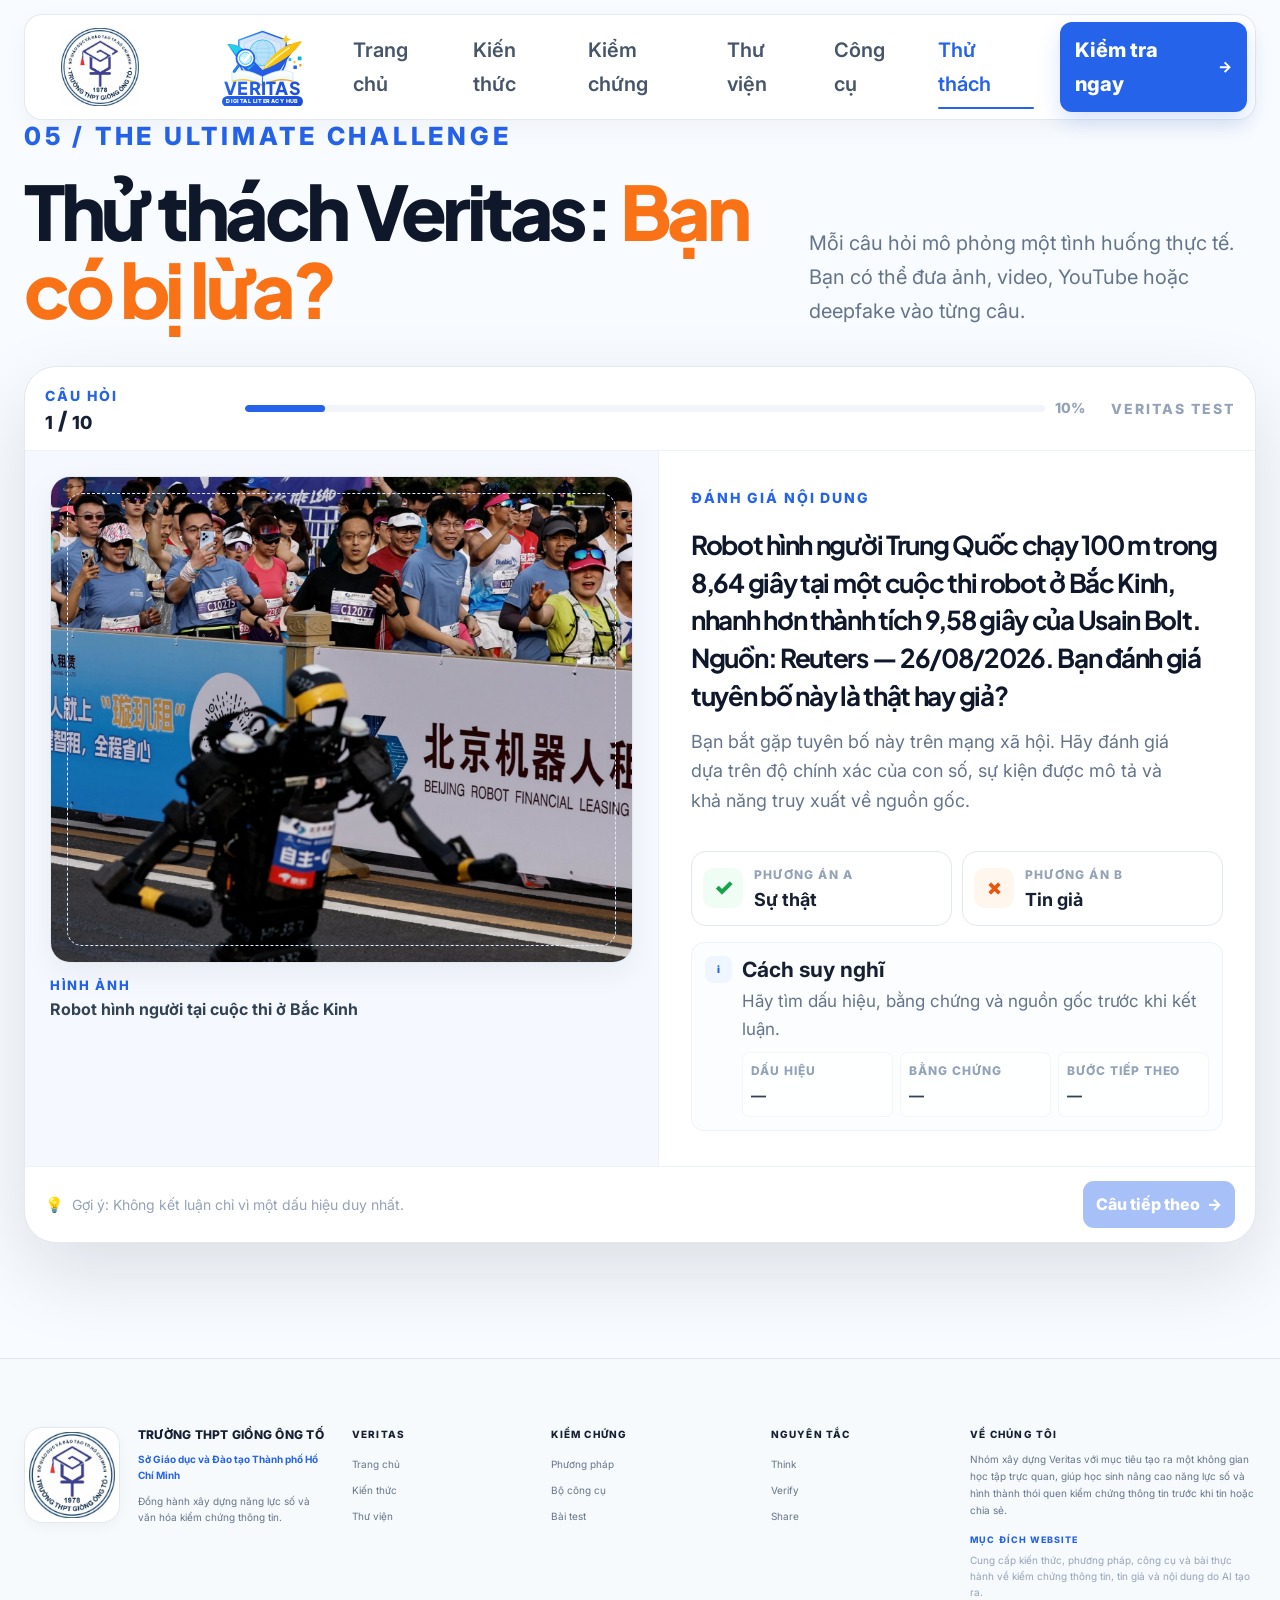
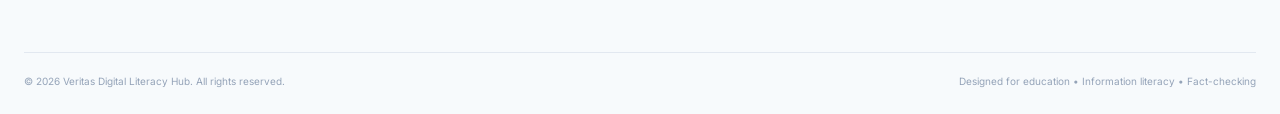
<file: challenge.html>
<!DOCTYPE html>
<html lang="vi">

<head>

    <meta charset="UTF-8">

    <meta
        name="viewport"
        content="width=device-width, initial-scale=1.0"
    >

    <title>
        Veritas | Thử thách
    </title>

    <meta
        name="description"
        content="Thử thách Veritas - luyện tập kỹ năng kiểm chứng thông tin."
    >

    <meta
        name="theme-color"
        content="#ffffff"
    >

    <link
        rel="preconnect"
        href="https://fonts.googleapis.com"
    >

    <link
        rel="preconnect"
        href="https://fonts.gstatic.com"
        crossorigin
    >

    <link
        href="https://fonts.googleapis.com/css2?family=Inter:wght@400;500;600;700;800&family=Plus+Jakarta+Sans:wght@500;600;700;800&display=swap"
        rel="stylesheet"
    >

    <link
        rel="stylesheet"
        href="style.css"
    >

</head>

<body>

<!-- =====================================================
     HEADER
===================================================== -->

<header class="site-header" id="siteHeader">

    <div class="container navbar">

        <div
            class="brand-header-container"
            style="display: flex; align-items: center; gap: 16px;"
        >

            <!-- Logo Trường THPT Giồng Ông Tố -->

            <div
                class="brand-logo"
                style="display: flex; align-items: center;"
            >

                <img
                    src="assets/logo.png"
                    alt="Logo Trường THPT Giồng Ông Tố"
                    style="height: 78px; width: 130px; object-fit: contain;"
                >

            </div>


            <!-- Vạch phân cách -->

            <div
                class="brand-divider"
                style="width: 1px; height: 28px; background-color: rgba(255, 255, 255, 0.25);"
            ></div>


            <!-- LOGO VERITAS -->

           <svg
    class="veritas-logo-svg"
    width="130"
    height="78"
    viewBox="0 0 420 270"
    fill="none"
    xmlns="http://www.w3.org/2000/svg"
    role="img"
    aria-label="Veritas Digital Literacy Hub"
>

    <defs>

        <!-- BLUE -->
        <linearGradient
            id="vBlue"
            x1="80"
            y1="30"
            x2="340"
            y2="230"
            gradientUnits="userSpaceOnUse"
        >
            <stop offset="0" stop-color="#38BDF8"/>
            <stop offset="0.35" stop-color="#2563EB"/>
            <stop offset="1" stop-color="#1D4ED8"/>
        </linearGradient>

        <!-- GOLD -->
        <linearGradient
            id="vGold"
            x1="160"
            y1="50"
            x2="300"
            y2="190"
            gradientUnits="userSpaceOnUse"
        >
            <stop offset="0" stop-color="#FDE047"/>
            <stop offset="0.45" stop-color="#FACC15"/>
            <stop offset="1" stop-color="#F59E0B"/>
        </linearGradient>

        <!-- CYAN -->
        <linearGradient
            id="vCyan"
            x1="100"
            y1="40"
            x2="340"
            y2="120"
            gradientUnits="userSpaceOnUse"
        >
            <stop offset="0" stop-color="#22D3EE"/>
            <stop offset="1" stop-color="#06B6D4"/>
        </linearGradient>

        <!-- WHITE -->
        <linearGradient
            id="vBook"
            x1="0"
            y1="0"
            x2="0"
            y2="1"
        >
            <stop offset="0" stop-color="#FFFFFF"/>
            <stop offset="1" stop-color="#E0F2FE"/>
        </linearGradient>

        <!-- SHADOW -->
        <filter
            id="logoShadow"
            x="-40%"
            y="-40%"
            width="180%"
            height="180%"
        >
            <feDropShadow
                dx="0"
                dy="5"
                stdDeviation="5"
                flood-color="#2563EB"
                flood-opacity=".20"
            />
        </filter>

    </defs>


    <!-- =================================================
         SHIELD
    ================================================== -->

    <path
        d="
            M210 12
            L292 42
            V102
            C292 145 264 175 210 197
            C156 175 128 145 128 102
            V42
            L210 12
            Z
        "
        fill="url(#vBlue)"
        fill-opacity=".13"
        stroke="url(#vBlue)"
        stroke-width="5"
        stroke-linejoin="round"
        filter="url(#logoShadow)"
    />


    <!-- INNER SHIELD -->

    <path
        d="
            M210 29
            L274 52
            V99
            C274 132 252 157 210 177
            C168 157 146 132 146 99
            V52
            L210 29
            Z
        "
        fill="none"
        stroke="#93C5FD"
        stroke-width="2"
        opacity=".75"
    />


    <!-- =================================================
         GLOBE
    ================================================== -->

    <circle
        cx="210"
        cy="86"
        r="45"
        fill="url(#vCyan)"
        fill-opacity=".18"
        stroke="#38BDF8"
        stroke-width="3"
    />


    <!-- Globe longitude -->

    <path
        d="
            M210 41
            C194 52 187 68 187 86
            C187 104 194 120 210 131
            C226 120 233 104 233 86
            C233 68 226 52 210 41
        "
        stroke="#7DD3FC"
        stroke-width="2"
        fill="none"
    />


    <!-- Globe latitude -->

    <path
        d="M167 86H253"
        stroke="#7DD3FC"
        stroke-width="2"
    />

    <path
        d="
            M173 67
            C194 73 226 73 247 67
        "
        stroke="#7DD3FC"
        stroke-width="1.5"
        fill="none"
    />

    <path
        d="
            M173 105
            C194 99 226 99 247 105
        "
        stroke="#7DD3FC"
        stroke-width="1.5"
        fill="none"
    />


    <!-- =================================================
         LARGE V
    ================================================== -->

    <path
        d="
            M88 55
            C108 55 123 58 139 70
            L210 145
            L282 69
            C296 56 313 54 332 55
            L257 166
            C245 183 229 193 210 201
            C191 193 175 183 163 166
            Z
        "
        fill="url(#vBlue)"
    />


    <!-- Cyan left ribbon -->

    <path
        d="
            M91 57
            C109 57 125 61 139 72
            L181 126
            L162 145
            Z
        "
        fill="url(#vCyan)"
    />


    <!-- =================================================
         GOLD PAGE / FEATHER
    ================================================== -->

    <path
        d="
            M210 145
            C227 118 249 87 284 67
            C306 54 329 48 347 45
            C333 67 312 90 289 105
            C266 121 240 135 210 145
            Z
        "
        fill="url(#vGold)"
    />


    <path
        d="
            M220 135
            C241 115 264 96 302 69
        "
        stroke="#FFF7AE"
        stroke-width="5"
        stroke-linecap="round"
        opacity=".9"
    />


    <!-- =================================================
         OPEN BOOK
    ================================================== -->

    <path
        d="
            M104 155
            C132 143 160 144 210 169
            C260 144 288 143 316 155
            L316 188
            C281 176 254 179 210 201
            C166 179 139 176 104 188
            Z
        "
        fill="url(#vBook)"
        stroke="#BFDBFE"
        stroke-width="2"
    />


    <!-- Book center -->

    <path
        d="M210 169V201"
        stroke="#2563EB"
        stroke-width="3"
        stroke-linecap="round"
    />


    <!-- Gold book trim -->

    <path
        d="
            M107 184
            C140 174 168 178 210 198
            C252 178 280 174 313 184
        "
        stroke="url(#vGold)"
        stroke-width="4"
        stroke-linecap="round"
    />


    <!-- =================================================
         MAGNIFYING GLASS
    ================================================== -->

    <circle
        cx="151"
        cy="105"
        r="31"
        fill="#FFFFFF"
        fill-opacity=".95"
        stroke="#2563EB"
        stroke-width="6"
        filter="url(#logoShadow)"
    />

    <circle
        cx="151"
        cy="105"
        r="21"
        fill="url(#vCyan)"
        fill-opacity=".20"
        stroke="#38BDF8"
        stroke-width="3"
    />


    <!-- Check -->

    <path
        d="
            M138 105
            L147 115
            L167 91
        "
        stroke="#FFFFFF"
        stroke-width="8"
        stroke-linecap="round"
        stroke-linejoin="round"
    />


    <!-- Magnifying glass handle -->

    <path
        d="
            M128 129
            L112 150
        "
        stroke="#2563EB"
        stroke-width="10"
        stroke-linecap="round"
    />


    <path
        d="
            M126 131
            L112 149
        "
        stroke="#0EA5E9"
        stroke-width="4"
        stroke-linecap="round"
    />


    <!-- =================================================
         PIXELS
    ================================================== -->

    <rect
        x="300"
        y="104"
        width="10"
        height="10"
        rx="2"
        fill="#38BDF8"
    />

    <rect
        x="317"
        y="114"
        width="8"
        height="8"
        rx="2"
        fill="#FACC15"
    />

    <rect
        x="332"
        y="99"
        width="13"
        height="13"
        rx="2"
        fill="#06B6D4"
    />

    <rect
        x="317"
        y="130"
        width="12"
        height="12"
        rx="2"
        fill="#2563EB"
    />

    <rect
        x="337"
        y="125"
        width="8"
        height="8"
        rx="2"
        fill="#F59E0B"
    />


    <!-- =================================================
         STAR
    ================================================== -->

    <path
        d="
            M291 23
            L296 35
            L308 40
            L296 45
            L291 57
            L286 45
            L274 40
            L286 35
            Z
        "
        fill="#FACC15"
    />


    <!-- =================================================
         VERITAS WORDMARK
    ================================================== -->

    <text
        x="210"
        y="232"
        text-anchor="middle"
        fill="url(#vBlue)"
        font-family="Plus Jakarta Sans, Inter, sans-serif"
        font-size="62"
        font-weight="800"
        letter-spacing="1"
    >
        VERITAS
    </text>


    <!-- =================================================
          Digital LITERACY HUB
    ================================================== -->
<rect 
    x="70" 
    y="235" 
    width="280" 
    height="38" 
    rx="19" 
    fill="url(#vBlue)" 
/>

<text 
    x="210" 
    y="260" 
    text-anchor="middle" 
    fill="#FFFFFF" 
    font-family="Inter, sans-serif" 
    font-size="19" 
    font-weight="800" 
    letter-spacing="1.5"
>
    DIGITAL LITERACY HUB
</text>

</svg>

        </div>


        <nav class="main-nav">

            <a
                class="nav-link"
                href="index.html"
            >
                Trang chủ
            </a>

            <a
                class="nav-link"
                href="knowledge.html"
            >
                Kiến thức
            </a>

            <a
                class="nav-link"
                href="verify.html"
            >
                Kiểm chứng
            </a>

            <a
                class="nav-link"
                href="library.html"
            >
                Thư viện
            </a>

            <a
                class="nav-link"
                href="tools.html"
            >
                Công cụ
            </a>

            <a
                class="nav-link active"
                href="challenge.html"
            >
                Thử thách
            </a>

        </nav>


        <a
            class="header-cta"
            href="challenge.html"
        >
            Kiểm tra ngay
            <span>→</span>
        </a>


        <button
            class="mobile-toggle"
            id="mobileToggle"
            aria-label="Mở menu"
            aria-expanded="false"
        >

            <span></span>
            <span></span>
            <span></span>

        </button>

    </div>


    <nav
        class="mobile-nav"
        id="mobileNav"
    >

        <a href="index.html">
            Trang chủ
        </a>

        <a href="knowledge.html">
            Kiến thức
        </a>

        <a href="verify.html">
            Kiểm chứng
        </a>

        <a href="library.html">
            Thư viện
        </a>

        <a href="tools.html">
            Công cụ
        </a>

        <a
            class="active"
            href="challenge.html"
        >
            Thử thách
        </a>

    </nav>

</header>
<main>

<!-- =====================================================
     QUIZ / CHALLENGE
===================================================== -->

<section
    class="section challenge-section"
    id="challenge"
>

    <div class="container">

        <div class="section-heading challenge-heading">

            <div>

                <span class="section-kicker">
                    05 / THE ULTIMATE CHALLENGE
                </span>

                <h2>
                    Thử thách Veritas:
                    <span>Bạn có bị lừa?</span>
                </h2>

            </div>

            <p>
                Mỗi câu hỏi mô phỏng một tình huống
                thực tế. Bạn có thể đưa ảnh, video,
                YouTube hoặc deepfake vào từng câu.
            </p>

        </div>


        <div class="quiz-card">

            <!-- QUIZ HEADER -->

            <div class="quiz-header">

                <div class="quiz-number">

                    <span>
                        CÂU HỎI
                    </span>

                    <strong>
                        <span id="quizCurrent">
                            1
                        </span>

                        /

                        <span id="quizTotal">
                            10
                        </span>
                    </strong>

                </div>


                <div class="quiz-progress">

                    <div class="quiz-progress-track">

                        <span
                            id="quizProgress"
                            style="width: 10%"
                        ></span>

                    </div>

                    <span
                        id="quizProgressLabel"
                    >
                        10%
                    </span>

                </div>


                <span class="quiz-topic">
                    VERITAS TEST
                </span>

            </div>


            <!-- QUIZ BODY -->

            <div class="quiz-body">

                <!-- MEDIA -->

                <div class="quiz-media-box">

                    <div
                        class="quiz-media"
                        id="quizMedia"
                    >

                        <div class="media-placeholder">

                            <div class="placeholder-icon">
                                ▶
                            </div>

                            <strong>
                                KHU VỰC MEDIA
                            </strong>

                            <p>
                                Chèn ảnh, video,
                                YouTube hoặc deepfake
                                vào đây.
                            </p>

                        </div>

                    </div>


                    <div class="media-info">

                        <span id="quizMediaType">
                            HÌNH ẢNH / VIDEO
                        </span>

                        <strong id="quizMediaLabel">
                            Nội dung cần phân tích
                        </strong>

                    </div>

                </div>


                <!-- QUESTION -->

                <div class="quiz-question">

                    <span class="question-kicker">
                        ĐÁNH GIÁ NỘI DUNG
                    </span>

                    <h3 id="quizQuestion">
                        Nội dung này nên được đánh giá
                        là sự thật hay tin giả?
                    </h3>


                    <p
                        class="quiz-context"
                        id="quizContext"
                    >
                        Hãy quan sát kỹ nguồn,
                        hình ảnh, thời gian và bối cảnh.
                    </p>


                    <div class="answer-buttons">

                        <button
                            class="answer-button truth"
                            data-answer="true"
                        >

                            <span class="answer-symbol">
                                ✓
                            </span>

                            <div>

                                <small>
                                    PHƯƠNG ÁN A
                                </small>

                                <strong>
                                    Sự thật
                                </strong>

                            </div>

                        </button>


                        <button
                            class="answer-button fake"
                            data-answer="false"
                        >

                            <span class="answer-symbol">
                                ×
                            </span>

                            <div>

                                <small>
                                    PHƯƠNG ÁN B
                                </small>

                                <strong>
                                    Tin giả
                                </strong>

                            </div>

                        </button>

                    </div>


                    <!-- EXPLANATION -->

                    <div
                        class="quiz-feedback"
                        id="quizFeedback"
                    >

                        <div
                            class="feedback-icon"
                            id="feedbackIcon"
                        >
                            i
                        </div>

                        <div class="feedback-content">

                            <strong
                                id="feedbackTitle"
                            >
                                Cách suy nghĩ
                            </strong>

                            <p
                                id="feedbackText"
                            >
                                Hãy tìm bằng chứng trước
                                khi kết luận.
                            </p>

                            <div class="feedback-grid">

                                <div>

                                    <span>
                                        DẤU HIỆU
                                    </span>

                                    <strong
                                        id="feedbackSignal"
                                    >
                                        —
                                    </strong>

                                </div>

                                <div>

                                    <span>
                                        BẰNG CHỨNG
                                    </span>

                                    <strong
                                        id="feedbackEvidence"
                                    >
                                        —
                                    </strong>

                                </div>

                                <div>

                                    <span>
                                        BƯỚC TIẾP THEO
                                    </span>

                                    <strong
                                        id="feedbackNext"
                                    >
                                        —
                                    </strong>

                                </div>

                            </div>

                        </div>

                    </div>

                </div>

            </div>


            <!-- NEXT -->

            <div class="quiz-footer">

                <div class="quiz-tip">
                    <span>
                        💡
                    </span>

                    <p>
                        Gợi ý:
                        Không kết luận chỉ vì
                        một dấu hiệu duy nhất.
                    </p>
                </div>


                <button
                    class="next-question"
                    id="nextQuestion"
                >
                    Câu tiếp theo
                    <span>→</span>
                </button>

            </div>

        </div>


        <!-- RESULT -->

        <div
            class="quiz-result"
            id="quizResult"
        >

            <div class="result-score">

                <div
                    class="score-ring"
                    id="scoreRing"
                    style="--score: 0"
                >

                    <div>

                        <strong id="scorePercent">
                            0%
                        </strong>

                        <span>
                            ĐIỂM
                        </span>

                    </div>

                </div>

            </div>


            <div class="result-content">

                <span class="result-label">
                    KẾT QUẢ VERITAS
                </span>

                <h3>
                    Bạn là
                    <span id="resultBadge">
                        Tân binh Veritas
                    </span>
                </h3>

                <p id="resultDescription">
                    Hãy tiếp tục luyện tập khả năng
                    kiểm tra nguồn, bằng chứng và bối cảnh.
                </p>


                <div class="result-stats">

                    <div>

                        <span>
                            ĐÚNG
                        </span>

                        <strong
                            id="resultCorrect"
                        >
                            0/10
                        </strong>

                    </div>

                    <div>

                        <span>
                            ĐỘ CHÍNH XÁC
                        </span>

                        <strong
                            id="resultAccuracy"
                        >
                            0%
                        </strong>

                    </div>

                    <div>

                        <span>
                            CẤP ĐỘ
                        </span>

                        <strong
                            id="resultLevel"
                        >
                            Cần luyện tập
                        </strong>

                    </div>

                </div>


                <button
                    class="button primary-button"
                    id="restartQuiz"
                >
                    Làm lại bài test
                    <span>↻</span>
                </button>

            </div>

        </div>

    </div>

</section>

</main>

<!-- =====================================================
     FOOTER
===================================================== -->

<footer class="site-footer">

    <div class="container footer-main">

        <!-- TRƯỜNG -->
        <div class="footer-school">

            <div class="footer-logo">

                <img
                    src="assets/logo.png"
                    alt="Logo Trường THPT Giồng Ông Tố"
                >

            </div>

            <div class="footer-school-info">

                <strong>
                    TRƯỜNG THPT GIỒNG ÔNG TỐ
                </strong>

                <span>
                    Sở Giáo dục và Đào tạo Thành phố Hồ Chí Minh
                </span>

                <small>
                    Đồng hành xây dựng năng lực số
                    và văn hóa kiểm chứng thông tin.
                </small>

            </div>

        </div>


        <!-- VERITAS -->
        <div class="footer-column">

            <strong>
                VERITAS
            </strong>

            <a href="#home">
                Trang chủ
            </a>

            <a href="knowledge.html">
                Kiến thức
            </a>

            <a href="library.html">
                Thư viện
            </a>

        </div>


        <!-- KIỂM CHỨNG -->
        <div class="footer-column">

            <strong>
                KIỂM CHỨNG
            </strong>

            <a href="methods.html">
                Phương pháp
            </a>

            <a href="toolkit.html">
                Bộ công cụ
            </a>

            <a href="challenge.html">
                Bài test
            </a>

        </div>


        <!-- NGUYÊN TẮC -->
        <div class="footer-column">

            <strong>
                NGUYÊN TẮC
            </strong>

            <span>
                Think
            </span>

            <span>
                Verify
            </span>

            <span>
                Share
            </span>

        </div>


        <!-- VỀ CHÚNG TÔI -->
        <div class="footer-about">

            <strong>
                VỀ CHÚNG TÔI
            </strong>

            <p>
                Nhóm xây dựng Veritas với mục tiêu tạo ra
                một không gian học tập trực quan, giúp học sinh
                nâng cao năng lực số và hình thành thói quen
                kiểm chứng thông tin trước khi tin hoặc chia sẻ.
            </p>

            <small>
                MỤC ĐÍCH WEBSITE
            </small>

            <span>
                Cung cấp kiến thức, phương pháp, công cụ và
                bài thực hành về kiểm chứng thông tin, tin giả
                và nội dung do AI tạo ra.
            </span>

        </div>

    </div>


    <!-- FOOTER BOTTOM -->

    <div class="container footer-bottom">

        <span>
            © <span id="year"></span>
            Veritas Digital Literacy Hub.
            All rights reserved.
        </span>

        <span>
            Designed for education • Information literacy • Fact-checking
        </span>

    </div>

</footer>

<script src="script.js"></script>

</body>

</html>
</file>
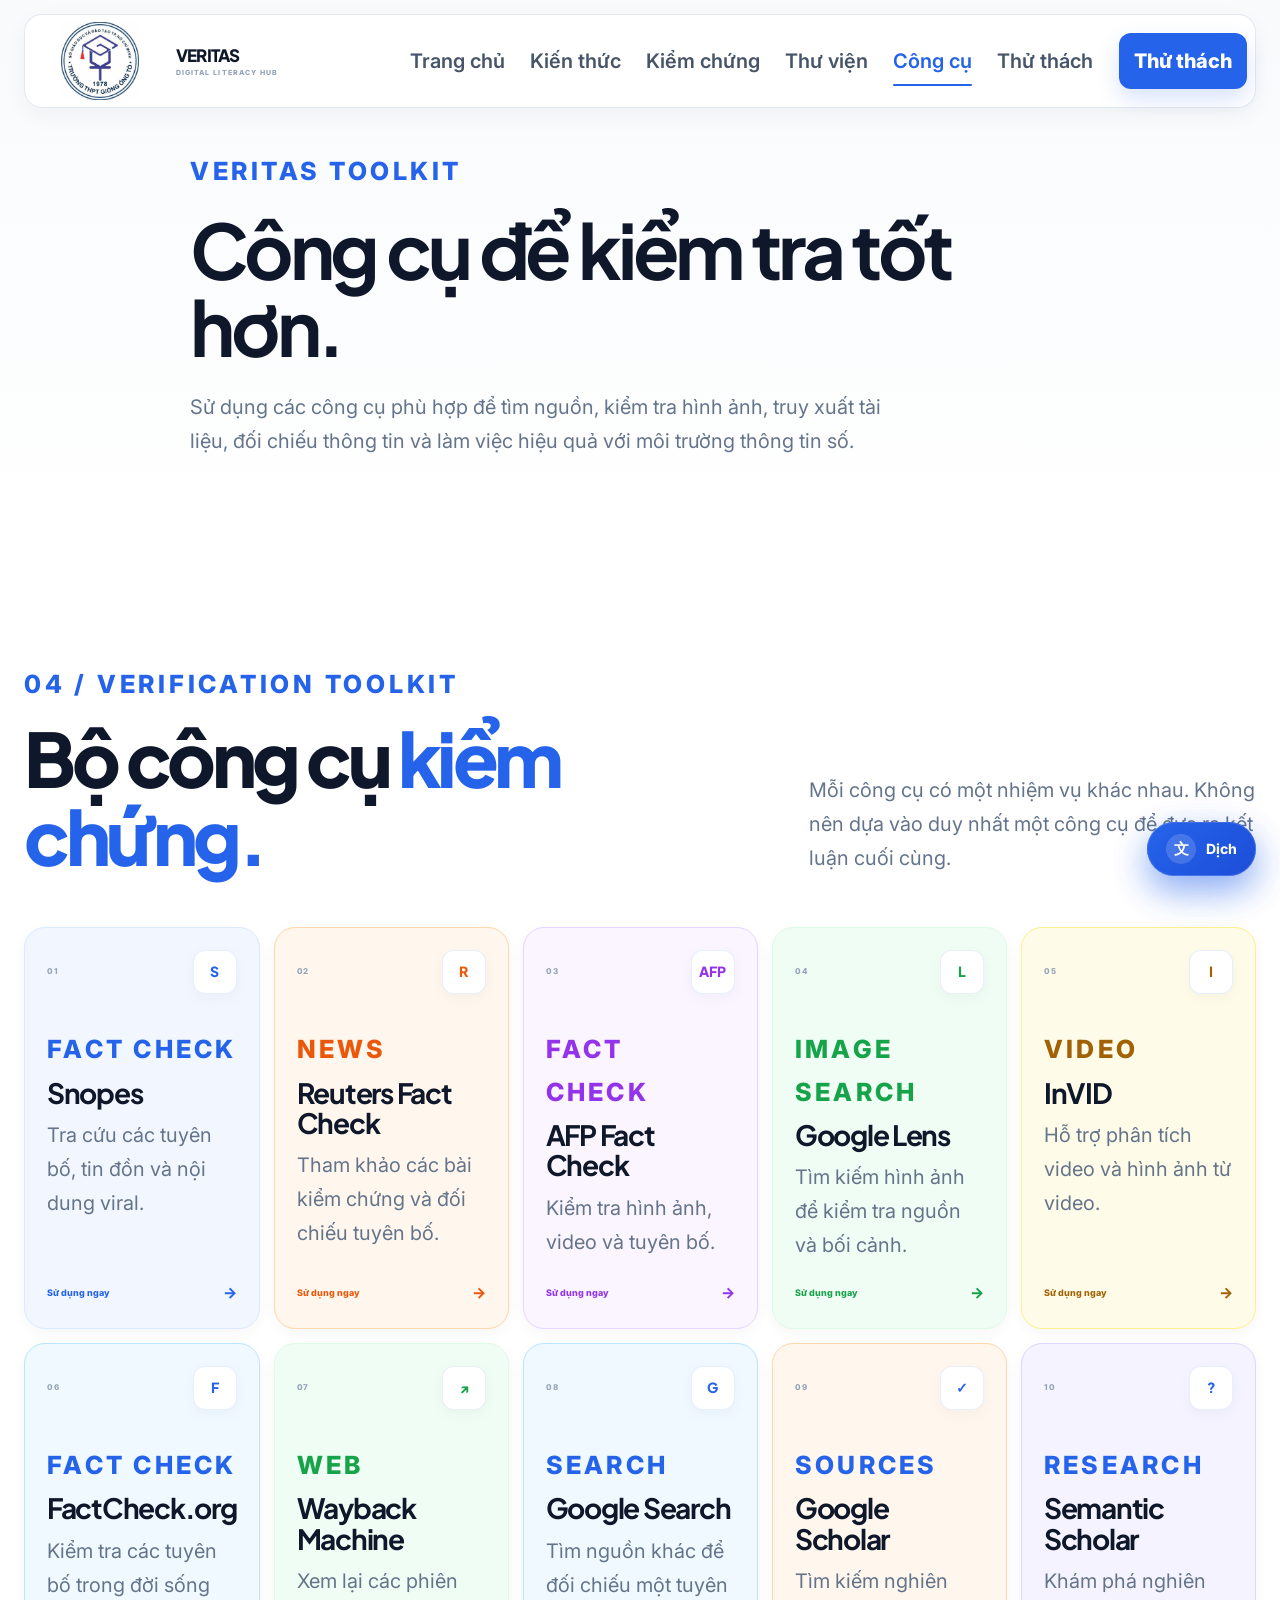
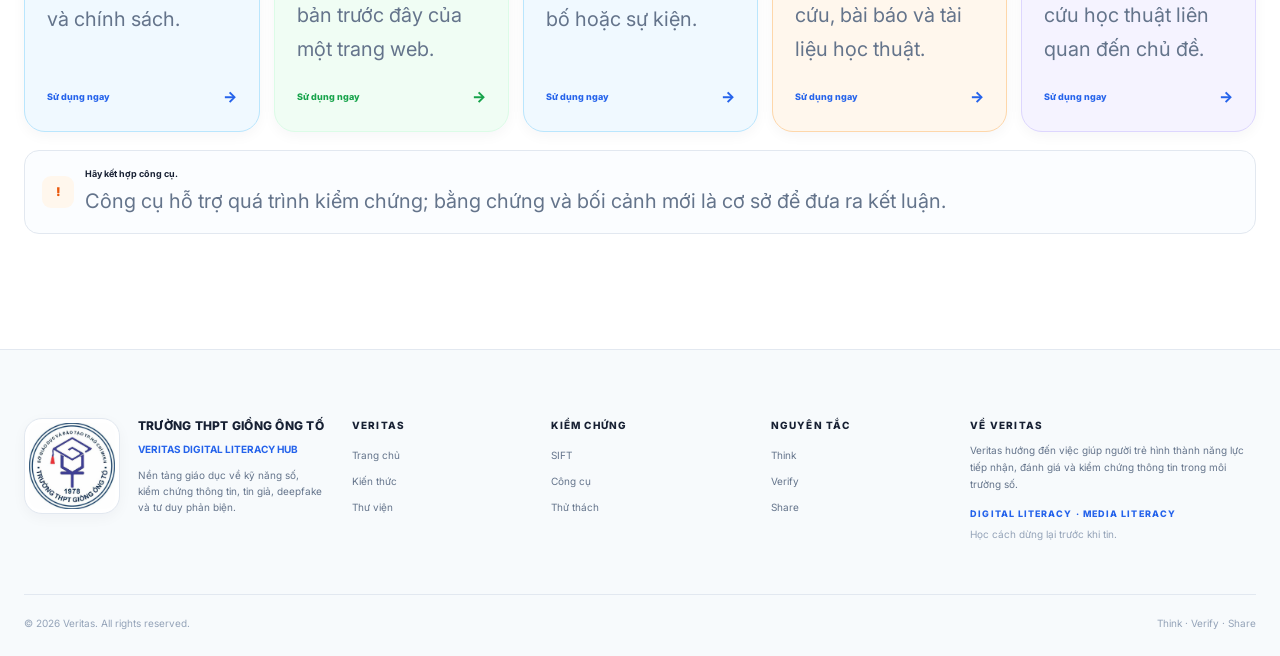
<file: tools.html>
<!DOCTYPE html>
<html lang="vi">

<head>

    <meta charset="UTF-8">

    <meta
        name="viewport"
        content="width=device-width, initial-scale=1.0"
    >

    <title>
        Veritas | Công cụ
    </title>

    <meta
        name="description"
        content="Veritas Toolkit — các công cụ hỗ trợ kiểm chứng, tìm kiếm, truy xuất nguồn gốc và làm việc với thông tin."
    >

    <meta
        name="theme-color"
        content="#ffffff"
    >

    <!-- GOOGLE FONTS -->

    <link
        rel="preconnect"
        href="https://fonts.googleapis.com"
    >

    <link
        rel="preconnect"
        href="https://fonts.googleapis.com"
        crossorigin
    >

    <link
        href="https://fonts.googleapis.com/css2?family=Inter:wght@400;500;600;700;800&family=Plus+Jakarta+Sans:wght@500;600;700;800&display=swap"
        rel="stylesheet"
    >

    <!-- VERITAS CSS -->

    <link
        rel="stylesheet"
        href="style.css"
    >

</head>


<body>


<!-- =====================================================
     HEADER
===================================================== -->

<header
    class="site-header"
    id="siteHeader"
>

    <div class="container">

        <nav class="navbar">

            <a
                class="brand"
                href="index.html"
            >

                <div class="brand-logo">

                    <img
                        src="assets/logo.png"
                        alt="Logo Trường THPT Giồng Ông Tố"
                    >

                </div>

                <div class="brand-copy">

                    <strong>
                        VERITAS
                    </strong>

                    <span>
                        DIGITAL LITERACY HUB
                    </span>

                </div>

            </a>


            <!-- DESKTOP NAV -->

            <nav class="main-nav">

                <a
                    class="nav-link"
                    href="index.html"
                >
                    Trang chủ
                </a>

                <a
                    class="nav-link"
                    href="knowledge.html"
                >
                    Kiến thức
                </a>

                <a
                    class="nav-link"
                    href="verify.html"
                >
                    Kiểm chứng
                </a>

                <a
                    class="nav-link"
                    href="library.html"
                >
                    Thư viện
                </a>

                <a
                    class="nav-link active"
                    href="tools.html"
                >
                    Công cụ
                </a>

                <a
                    class="nav-link"
                    href="challenge.html"
                >
                    Thử thách
                </a>

            </nav>


            <a
                class="header-cta"
                href="challenge.html"
            >
                Thử thách
            </a>


            <!-- MOBILE -->

            <button
                class="mobile-toggle"
                id="mobileToggle"
                type="button"
                aria-expanded="false"
                aria-label="Mở menu"
            >
                ☰
            </button>

        </nav>


        <nav
            class="mobile-nav"
            id="mobileNav"
        >

            <a href="index.html">
                Trang chủ
            </a>

            <a href="knowledge.html">
                Kiến thức
            </a>

            <a href="verify.html">
                Kiểm chứng
            </a>

            <a href="library.html">
                Thư viện
            </a>

            <a
                class="active"
                href="tools.html"
            >
                Công cụ
            </a>

            <a href="challenge.html">
                Thử thách
            </a>

        </nav>

    </div>

</header>


<!-- =====================================================
     MAIN
===================================================== -->

<main>


<!-- =====================================================
     PAGE HERO
===================================================== -->

<section
    class="page-hero"
    id="toolsHero"
>

    <div class="container">

        <span class="section-kicker">
            VERITAS TOOLKIT
        </span>

        <h1>
            Công cụ để kiểm tra tốt hơn.
        </h1>

        <p>
            Sử dụng các công cụ phù hợp để tìm nguồn,
            kiểm tra hình ảnh, truy xuất tài liệu,
            đối chiếu thông tin và làm việc hiệu quả
            với môi trường thông tin số.
        </p>

    </div>

</section>


<!-- =====================================================
     TOOLKIT
===================================================== -->

<section
    class="section toolkit-section"
    id="toolkit"
>

    <div class="container">

        <div class="section-heading">

            <div>

                <span class="section-kicker">
                    04 / VERIFICATION TOOLKIT
                </span>

                <h2>
                    Bộ công cụ
                    <span>kiểm chứng.</span>
                </h2>

            </div>

            <p>
                Mỗi công cụ có một nhiệm vụ khác nhau.
                Không nên dựa vào duy nhất một công cụ
                để đưa ra kết luận cuối cùng.
            </p>

        </div>


        <div class="toolkit-grid">


            <article class="tool-card blue">

                <div class="tool-top">

                    <span class="tool-number">
                        01
                    </span>

                    <span class="tool-icon">
                        S
                    </span>

                </div>

                <span class="tool-type">
                    FACT CHECK
                </span>

                <h3>
                    Snopes
                </h3>

                <p>
                    Tra cứu các tuyên bố,
                    tin đồn và nội dung viral.
                </p>

                <a
                    href="https://www.snopes.com/"
                    target="_blank"
                    rel="noopener"
                    class="tool-use"
                >
                    Sử dụng ngay
                    <span>→</span>
                </a>

            </article>


            <article class="tool-card orange">

                <div class="tool-top">

                    <span class="tool-number">
                        02
                    </span>

                    <span class="tool-icon">
                        R
                    </span>

                </div>

                <span class="tool-type">
                    NEWS
                </span>

                <h3>
                    Reuters Fact Check
                </h3>

                <p>
                    Tham khảo các bài kiểm chứng
                    và đối chiếu tuyên bố.
                </p>

                <a
                    href="https://www.reuters.com/fact-check/"
                    target="_blank"
                    rel="noopener"
                    class="tool-use"
                >
                    Sử dụng ngay
                    <span>→</span>
                </a>

            </article>


            <article class="tool-card purple">

                <div class="tool-top">

                    <span class="tool-number">
                        03
                    </span>

                    <span class="tool-icon">
                        AFP
                    </span>

                </div>

                <span class="tool-type">
                    FACT CHECK
                </span>

                <h3>
                    AFP Fact Check
                </h3>

                <p>
                    Kiểm tra hình ảnh,
                    video và tuyên bố.
                </p>

                <a
                    href="https://factcheck.afp.com/"
                    target="_blank"
                    rel="noopener"
                    class="tool-use"
                >
                    Sử dụng ngay
                    <span>→</span>
                </a>

            </article>


            <article class="tool-card green">

                <div class="tool-top">

                    <span class="tool-number">
                        04
                    </span>

                    <span class="tool-icon">
                        L
                    </span>

                </div>

                <span class="tool-type">
                    IMAGE SEARCH
                </span>

                <h3>
                    Google Lens
                </h3>

                <p>
                    Tìm kiếm hình ảnh để
                    kiểm tra nguồn và bối cảnh.
                </p>

                <a
                    href="https://lens.google.com/"
                    target="_blank"
                    rel="noopener"
                    class="tool-use"
                >
                    Sử dụng ngay
                    <span>→</span>
                </a>

            </article>


            <article class="tool-card yellow">

                <div class="tool-top">

                    <span class="tool-number">
                        05
                    </span>

                    <span class="tool-icon dark-text">
                        I
                    </span>

                </div>

                <span class="tool-type dark-text">
                    VIDEO
                </span>

                <h3 class="dark-text">
                    InVID
                </h3>

                <p class="dark-text">
                    Hỗ trợ phân tích video
                    và hình ảnh từ video.
                </p>

                <a
                    href="https://www.invid-project.eu/"
                    target="_blank"
                    rel="noopener"
                    class="tool-use dark-text"
                >
                    Sử dụng ngay
                    <span>→</span>
                </a>

            </article>


            <article class="tool-card light-blue">

                <div class="tool-top">

                    <span class="tool-number">
                        06
                    </span>

                    <span class="tool-icon">
                        F
                    </span>

                </div>

                <span class="tool-type">
                    FACT CHECK
                </span>

                <h3>
                    FactCheck.org
                </h3>

                <p>
                    Kiểm tra các tuyên bố
                    trong đời sống và chính sách.
                </p>

                <a
                    href="https://www.factcheck.org/"
                    target="_blank"
                    rel="noopener"
                    class="tool-use"
                >
                    Sử dụng ngay
                    <span>→</span>
                </a>

            </article>


            <article class="tool-card mint">

                <div class="tool-top">

                    <span class="tool-number">
                        07
                    </span>

                    <span class="tool-icon">
                        ↗
                    </span>

                </div>

                <span class="tool-type">
                    WEB
                </span>

                <h3>
                    Wayback Machine
                </h3>

                <p>
                    Xem lại các phiên bản
                    trước đây của một trang web.
                </p>

                <a
                    href="https://web.archive.org/"
                    target="_blank"
                    rel="noopener"
                    class="tool-use"
                >
                    Sử dụng ngay
                    <span>→</span>
                </a>

            </article>


            <article class="tool-card sky">

                <div class="tool-top">

                    <span class="tool-number">
                        08
                    </span>

                    <span class="tool-icon">
                        G
                    </span>

                </div>

                <span class="tool-type">
                    SEARCH
                </span>

                <h3>
                    Google Search
                </h3>

                <p>
                    Tìm nguồn khác để đối chiếu
                    một tuyên bố hoặc sự kiện.
                </p>

                <a
                    href="https://www.google.com/"
                    target="_blank"
                    rel="noopener"
                    class="tool-use"
                >
                    Sử dụng ngay
                    <span>→</span>
                </a>

            </article>


            <article class="tool-card peach">

                <div class="tool-top">

                    <span class="tool-number">
                        09
                    </span>

                    <span class="tool-icon">
                        ✓
                    </span>

                </div>

                <span class="tool-type">
                    SOURCES
                </span>

                <h3>
                    Google Scholar
                </h3>

                <p>
                    Tìm kiếm nghiên cứu,
                    bài báo và tài liệu học thuật.
                </p>

                <a
                    href="https://scholar.google.com/"
                    target="_blank"
                    rel="noopener"
                    class="tool-use"
                >
                    Sử dụng ngay
                    <span>→</span>
                </a>

            </article>


            <article class="tool-card violet">

                <div class="tool-top">

                    <span class="tool-number">
                        10
                    </span>

                    <span class="tool-icon">
                        ?
                    </span>

                </div>

                <span class="tool-type">
                    RESEARCH
                </span>

                <h3>
                    Semantic Scholar
                </h3>

                <p>
                    Khám phá nghiên cứu học thuật
                    liên quan đến chủ đề.
                </p>

                <a
                    href="https://www.semanticscholar.org/"
                    target="_blank"
                    rel="noopener"
                    class="tool-use"
                >
                    Sử dụng ngay
                    <span>→</span>
                </a>

            </article>

        </div>


        <div class="toolkit-tip">

            <div class="toolkit-tip-icon">
                !
            </div>

            <div>

                <strong>
                    Hãy kết hợp công cụ.
                </strong>

                <p>
                    Công cụ hỗ trợ quá trình kiểm chứng;
                    bằng chứng và bối cảnh mới là cơ sở
                    để đưa ra kết luận.
                </p>

            </div>

        </div>

    </div>

</section>
<!-- =====================================================
     VERITAS TRANSLATION STUDIO
===================================================== -->

<div
    class="veritas-translator"
    id="veritasTranslator"
>

    <!-- =================================================
         FLOATING BUTTON
    ================================================== -->

    <button
        type="button"
        class="translator-fab"
        id="translatorFab"
        aria-label="Mở Translation Studio"
        aria-expanded="false"
    >

        <span class="translator-fab-icon">
            文
        </span>

        <span class="translator-fab-text">
            Dịch
        </span>

    </button>


    <!-- =================================================
         TRANSLATOR WINDOW
    ================================================== -->

    <section
        class="translator-window"
        id="translatorWindow"
        aria-hidden="true"
    >

        <!-- HEADER -->

        <header class="translator-header">

            <div class="translator-brand">

                <span class="translator-kicker">
                    VERITAS TOOL
                </span>

                <h3>
                    Translation Studio
                </h3>

                <p>
                    Dịch và hiểu nội dung trong quá trình
                    đọc, học tập và kiểm chứng thông tin.
                </p>

            </div>


            <button
                type="button"
                class="translator-close"
                id="translatorClose"
                aria-label="Đóng Translation Studio"
            >
                ×
            </button>

        </header>


        <!-- LANGUAGE CONTROL -->

        <div class="translator-language-card">

            <div class="translator-language">

                <span class="translator-control-label">
                    NGÔN NGỮ GỐC
                </span>

                <select
                    id="translatorFrom"
                    aria-label="Ngôn ngữ gốc"
                >

                    <option value="auto">
                        Tự động phát hiện
                    </option>

                    <option value="vi">
                        Tiếng Việt
                    </option>

                    <option value="en">
                        English
                    </option>

                    <option value="fr">
                        Français
                    </option>

                    <option value="de">
                        Deutsch
                    </option>

                    <option value="es">
                        Español
                    </option>

                    <option value="it">
                        Italiano
                    </option>

                    <option value="pt">
                        Português
                    </option>

                    <option value="nl">
                        Nederlands
                    </option>

                    <option value="id">
                        Bahasa Indonesia
                    </option>

                    <option value="ja">
                        日本語
                    </option>

                    <option value="ko">
                        한국어
                    </option>

                    <option value="zh">
                        中文
                    </option>

                </select>

            </div>


            <button
                type="button"
                class="translator-swap"
                id="translatorSwap"
                aria-label="Đổi ngôn ngữ"
                title="Đổi ngôn ngữ"
            >
                ⇄
            </button>


            <div class="translator-language">

                <span class="translator-control-label">
                    NGÔN NGỮ ĐÍCH
                </span>

                <select
                    id="translatorTo"
                    aria-label="Ngôn ngữ đích"
                >

                    <option value="vi">
                        Tiếng Việt
                    </option>

                    <option value="en">
                        English
                    </option>

                    <option value="fr">
                        Français
                    </option>

                    <option value="de">
                        Deutsch
                    </option>

                    <option value="es">
                        Español
                    </option>

                    <option value="it">
                        Italiano
                    </option>

                    <option value="pt">
                        Português
                    </option>

                    <option value="nl">
                        Nederlands
                    </option>

                    <option value="id">
                        Bahasa Indonesia
                    </option>

                    <option value="ja">
                        日本語
                    </option>

                    <option value="ko">
                        한국어
                    </option>

                    <option value="zh">
                        中文
                    </option>

                </select>

            </div>

        </div>


        <!-- TRANSLATION MODE -->

        <div class="translator-mode-row">

            <span class="translator-control-label">
                CHẾ ĐỘ
            </span>

            <div class="translator-mode-options">

                <button
                    type="button"
                    class="translator-mode active"
                    data-mode="standard"
                >
                    Chung
                </button>

                <button
                    type="button"
                    class="translator-mode"
                    data-mode="academic"
                >
                    Học thuật
                </button>

                <button
                    type="button"
                    class="translator-mode"
                    data-mode="news"
                >
                    Tin tức
                </button>

                <button
                    type="button"
                    class="translator-mode"
                    data-mode="natural"
                >
                    Tự nhiên
                </button>

            </div>

        </div>


        <!-- INPUT -->

        <div class="translator-section">

            <div class="translator-section-head">

                <label
                    for="translatorInput"
                    class="translator-section-title"
                >
                    VĂN BẢN GỐC
                </label>

                <span
                    id="translatorCharacterCount"
                    class="translator-count"
                >
                    0 / 500
                </span>

            </div>


            <div class="translator-input-shell">

                <textarea
                    id="translatorInput"
                    rows="7"
                    maxlength="500"
                    placeholder="Nhập từ, câu hoặc đoạn văn cần dịch..."
                    spellcheck="true"
                ></textarea>

                <button
                    type="button"
                    class="translator-inline-clear"
                    id="translatorClear"
                    aria-label="Xóa nội dung"
                    title="Xóa"
                >
                    ×
                </button>

            </div>

        </div>


        <!-- STATUS -->

        <div
            class="translator-status"
            id="translatorStatus"
        >

            <span class="translator-status-dot"></span>

            <span id="translatorStatusText">
                Sẵn sàng dịch
            </span>

        </div>


        <!-- RESULT -->

        <div class="translator-section">

            <div class="translator-section-head">

                <span class="translator-section-title">
                    BẢN DỊCH
                </span>

                <button
                    type="button"
                    class="translator-copy"
                    id="translatorCopy"
                    disabled
                >
                    ⧉ Sao chép
                </button>

            </div>


            <div
                class="translator-result"
                id="translatorResult"
                aria-live="polite"
            >

                <div class="translator-result-empty">

                    <span>
                        文
                    </span>

                    <p>
                        Bản dịch sẽ xuất hiện ở đây.
                    </p>

                </div>

            </div>

        </div>


        <!-- MAIN ACTION -->

        <div class="translator-actions">

            <button
                type="button"
                class="translator-clear-button"
                id="translatorClearSecondary"
            >
                Xóa
            </button>


            <button
                type="button"
                class="translator-translate"
                id="translatorTranslate"
            >

                <span
                    class="translator-translate-label"
                >
                    Dịch
                </span>

                <span
                    class="translator-translate-arrow"
                >
                    →
                </span>

            </button>

        </div>


        <!-- SHORTCUT -->

        <div class="translator-shortcut">

            <span>
                PHÍM TẮT
            </span>

            <kbd>
                Ctrl
            </kbd>

            <span>+</span>

            <kbd>
                Enter
            </kbd>

            <span>
                để dịch
            </span>

        </div>


        <!-- FOOTNOTE -->

        <div class="translator-footnote">

            <strong>
                VERITAS
            </strong>

            <span>
                Bản dịch hỗ trợ hiểu nội dung;
                không thay thế việc kiểm tra nguồn gốc.
            </span>

        </div>

    </section>

</div>
</main>


<!-- =====================================================
     FOOTER
===================================================== -->

<footer class="site-footer">

    <div class="container">

        <div class="footer-main">

            <div class="footer-school">

                <div class="footer-logo">

                    <img
                        src="assets/logo.png"
                        alt="Logo Trường THPT Giồng Ông Tố"
                    >

                </div>

                <div class="footer-school-info">

                    <strong>
                        TRƯỜNG THPT GIỒNG ÔNG TỐ
                    </strong>

                    <span>
                        VERITAS DIGITAL LITERACY HUB
                    </span>

                    <small>
                        Nền tảng giáo dục về kỹ năng số,
                        kiểm chứng thông tin, tin giả,
                        deepfake và tư duy phản biện.
                    </small>

                </div>

            </div>


            <div class="footer-column">

                <strong>
                    VERITAS
                </strong>

                <a href="index.html">
                    Trang chủ
                </a>

                <a href="knowledge.html">
                    Kiến thức
                </a>

                <a href="library.html">
                    Thư viện
                </a>

            </div>


            <div class="footer-column">

                <strong>
                    KIỂM CHỨNG
                </strong>

                <a href="verify.html">
                    SIFT
                </a>

                <a href="tools.html">
                    Công cụ
                </a>

                <a href="challenge.html">
                    Thử thách
                </a>

            </div>


            <div class="footer-column">

                <strong>
                    NGUYÊN TẮC
                </strong>

                <span>
                    Think
                </span>

                <span>
                    Verify
                </span>

                <span>
                    Share
                </span>

            </div>


            <div class="footer-about">

                <strong>
                    VỀ VERITAS
                </strong>

                <p>
                    Veritas hướng đến việc giúp
                    người trẻ hình thành năng lực
                    tiếp nhận, đánh giá và kiểm chứng
                    thông tin trong môi trường số.
                </p>

                <small>
                    DIGITAL LITERACY · MEDIA LITERACY
                </small>

                <span>
                    Học cách dừng lại trước khi tin.
                </span>

            </div>

        </div>


        <div class="footer-bottom">

            <span>
                © <span id="year"></span> Veritas.
                All rights reserved.
            </span>

            <span>
                Think · Verify · Share
            </span>

        </div>

    </div>

</footer>

<!-- ===================================================== 
     VERITAS TRANSLATION STUDIO 
===================================================== --> 
 
<div 
    class="veritas-translator" 
    id="veritasTranslator" 
> 
 
    <!-- ================================================= 
         FLOATING BUTTON 
    ================================================== --> 
 
    <button 
        type="button" 
        class="translator-fab" 
        id="translatorFab" 
        aria-label="Mở Translation Studio" 
        aria-expanded="false" 
    > 
 
        <span class="translator-fab-icon"> 
            文 
        </span> 
 
        <span class="translator-fab-text"> 
            Dịch 
        </span> 
 
    </button> 
 
 
    <!-- ================================================= 
         TRANSLATOR WINDOW 
    ================================================== --> 
 
    <section 
        class="translator-window" 
        id="translatorWindow" 
        aria-hidden="true" 
    > 
 
        <!-- HEADER --> 
 
        <header class="translator-header"> 
 
            <div class="translator-brand"> 
 
                <span class="translator-kicker"> 
                    VERITAS TOOL 
                </span> 
 
                <h3> 
                    Translation Studio 
                </h3> 
 
                <p> 
                    Dịch và hiểu nội dung trong quá trình 
                    đọc, học tập và kiểm chứng thông tin. 
                </p> 
 
            </div> 
 
 
            <button 
                type="button" 
                class="translator-close" 
                id="translatorClose" 
                aria-label="Đóng Translation Studio" 
            > 
                × 
            </button> 
 
        </header> 
 
 
        <!-- LANGUAGE CONTROL --> 
 
        <div class="translator-language-card"> 
 
            <div class="translator-language"> 
 
                <span class="translator-control-label"> 
                    NGÔN NGỮ GỐC 
                </span> 
 
                <select 
                    id="translatorFrom" 
                    aria-label="Ngôn ngữ gốc" 
                > 
 
                    <option value="auto"> 
                        Tự động phát hiện 
                    </option> 
 
                    <option value="vi"> 
                        Tiếng Việt 
                    </option> 
 
                    <option value="en"> 
                        English 
                    </option> 
 
                    <option value="fr"> 
                        Français 
                    </option> 
 
                    <option value="de"> 
                        Deutsch 
                    </option> 
 
                    <option value="es"> 
                        Español 
                    </option> 
 
                    <option value="it"> 
                        Italiano 
                    </option> 
 
                    <option value="pt"> 
                        Português 
                    </option> 
 
                    <option value="nl"> 
                        Nederlands 
                    </option> 
 
                    <option value="id"> 
                        Bahasa Indonesia 
                    </option> 
 
                    <option value="ja"> 
                        日本語 
                    </option> 
 
                    <option value="ko"> 
                        한국어 
                    </option> 
 
                    <option value="zh"> 
                        中文 
                    </option> 
 
                </select> 
 
            </div> 
 
 
            <button 
                type="button" 
                class="translator-swap" 
                id="translatorSwap" 
                aria-label="Đổi ngôn ngữ" 
                title="Đổi ngôn ngữ" 
            > 
                ⇄ 
            </button> 
 
 
            <div class="translator-language"> 
 
                <span class="translator-control-label"> 
                    NGÔN NGỮ ĐÍCH 
                </span> 
 
                <select 
                    id="translatorTo" 
                    aria-label="Ngôn ngữ đích" 
                > 
 
                    <option value="vi"> 
                        Tiếng Việt 
                    </option> 
 
                    <option value="en"> 
                        English 
                    </option> 
 
                    <option value="fr"> 
                        Français 
                    </option> 
 
                    <option value="de"> 
                        Deutsch 
                    </option> 
 
                    <option value="es"> 
                        Español 
                    </option> 
 
                    <option value="it"> 
                        Italiano 
                    </option> 
 
                    <option value="pt"> 
                        Português 
                    </option> 
 
                    <option value="nl"> 
                        Nederlands 
                    </option> 
 
                    <option value="id"> 
                        Bahasa Indonesia 
                    </option> 
 
                    <option value="ja"> 
                        日本語 
                    </option> 
 
                    <option value="ko"> 
                        한국어 
                    </option> 
 
                    <option value="zh"> 
                        中文 
                    </option> 
 
                </select> 
 
            </div> 
 
        </div> 
 
 
        <!-- TRANSLATION MODE --> 
 
        <div class="translator-mode-row"> 
 
            <span class="translator-control-label"> 
                CHẾ ĐỘ 
            </span> 
 
            <div class="translator-mode-options"> 
 
                <button 
                    type="button" 
                    class="translator-mode active" 
                    data-mode="standard" 
                > 
                    Chung 
                </button> 
 
                <button 
                    type="button" 
                    class="translator-mode" 
                    data-mode="academic" 
                > 
                    Học thuật 
                </button> 
 
                <button 
                    type="button" 
                    class="translator-mode" 
                    data-mode="news" 
                > 
                    Tin tức 
                </button> 
 
                <button 
                    type="button" 
                    class="translator-mode" 
                    data-mode="natural" 
                > 
                    Tự nhiên 
                </button> 
 
            </div> 
 
        </div> 
 
 
        <!-- INPUT --> 
 
        <div class="translator-section"> 
 
            <div class="translator-section-head"> 
 
                <label 
                    for="translatorInput" 
                    class="translator-section-title" 
                > 
                    VĂN BẢN GỐC 
                </label> 
 
                <span 
                    id="translatorCharacterCount" 
                    class="translator-count" 
                > 
                    0 / 500 
                </span> 
 
            </div> 
 
 
            <div class="translator-input-shell"> 
 
                <textarea 
                    id="translatorInput" 
                    rows="7" 
                    maxlength="500" 
                    placeholder="Nhập từ, câu hoặc đoạn văn cần dịch..." 
                    spellcheck="true" 
                ></textarea> 
 
                <button 
                    type="button" 
                    class="translator-inline-clear" 
                    id="translatorClear" 
                    aria-label="Xóa nội dung" 
                    title="Xóa" 
                > 
                    × 
                </button> 
 
            </div> 
 
        </div> 
 
 
        <!-- STATUS --> 
 
        <div 
            class="translator-status" 
            id="translatorStatus" 
        > 
 
            <span class="translator-status-dot"></span> 
 
            <span id="translatorStatusText"> 
                Sẵn sàng dịch 
            </span> 
 
        </div> 
 
 
        <!-- RESULT --> 
 
        <div class="translator-section"> 
 
            <div class="translator-section-head"> 
 
                <span class="translator-section-title"> 
                    BẢN DỊCH 
                </span> 
 
                <button 
                    type="button" 
                    class="translator-copy" 
                    id="translatorCopy" 
                    disabled 
                > 
                    ⧉ Sao chép 
                </button> 
 
            </div> 
 
 
            <div 
                class="translator-result" 
                id="translatorResult" 
                aria-live="polite" 
            > 
 
                <div class="translator-result-empty"> 
 
                    <span> 
                        文 
                    </span> 
 
                    <p> 
                        Bản dịch sẽ xuất hiện ở đây. 
                    </p> 
 
                </div> 
 
            </div> 
 
        </div> 
 
 
        <!-- MAIN ACTION --> 
 
        <div class="translator-actions"> 
 
            <button 
                type="button" 
                class="translator-clear-button" 
                id="translatorClearSecondary" 
            > 
                Xóa 
            </button> 
 
 
            <button 
                type="button" 
                class="translator-translate" 
                id="translatorTranslate" 
            > 
 
                <span 
                    class="translator-translate-label" 
                > 
                    Dịch 
                </span> 
 
                <span 
                    class="translator-translate-arrow" 
                > 
                    → 
                </span> 
 
            </button> 
 
        </div> 
 
 
        <!-- SHORTCUT --> 
 
        <div class="translator-shortcut"> 
 
            <span> 
                PHÍM TẮT 
            </span> 
 
            <kbd> 
                Ctrl 
            </kbd> 
 
            <span>+</span> 
 
            <kbd> 
                Enter 
            </kbd> 
 
            <span> 
                để dịch 
            </span> 
 
        </div> 
 
 
        <!-- FOOTNOTE --> 
 
        <div class="translator-footnote"> 
 
            <strong> 
                VERITAS 
            </strong> 
 
            <span> 
                Bản dịch hỗ trợ hiểu nội dung; 
                không thay thế việc kiểm tra nguồn gốc. 
            </span> 
 
        </div> 
 
    </section> 
 
</div>           

<!-- =====================================================
     SCRIPT
===================================================== -->

<script src="script.js"></script>

</body>

</html>
</file>
<file: style.css>
/* =====================================================
   VERITAS
   BRIGHT TRUST DESIGN SYSTEM
===================================================== */

:root {

    --blue-50: #eff6ff;
    --blue-100: #dbeafe;
    --blue-200: #bfdbfe;
    --blue-300: #93c5fd;
    --blue-400: #60a5fa;
    --blue-500: #3b82f6;
    --blue-600: #2563eb;
    --blue-700: #1d4ed8;
    --blue-800: #1e40af;

    --orange-50: #fff7ed;
    --orange-100: #ffedd5;
    --orange-300: #fdba74;
    --orange-500: #f97316;
    --orange-600: #ea580c;

    --yellow-50: #fefce8;
    --yellow-100: #fef9c3;
    --yellow-400: #facc15;
    --yellow-500: #eab308;

    --purple-50: #faf5ff;
    --purple-100: #f3e8ff;
    --purple-500: #a855f7;
    --purple-600: #9333ea;

    --green-50: #f0fdf4;
    --green-100: #dcfce7;
    --green-500: #22c55e;
    --green-600: #16a34a;

    --mint: #ecfdf5;
    --mint-border: #bbf7d0;

    --sky: #f0f9ff;
    --sky-border: #bae6fd;

    --peach: #fff7ed;
    --peach-border: #fed7aa;

    --violet: #f5f3ff;
    --violet-border: #ddd6fe;

    --ink-950: #0f172a;
    --ink-900: #172033;
    --ink-800: #1e293b;
    --ink-700: #334155;
    --ink-600: #475569;
    --ink-500: #64748b;
    --ink-400: #94a3b8;
    --ink-300: #cbd5e1;

    --white: #ffffff;

    --surface: #f8fafc;
    --surface-2: #f1f5f9;

    --border: #e2e8f0;
    --border-light: #edf2f7;

    --container: 1240px;

    --shadow-xs:
        0 4px 14px rgba(15, 23, 42, 0.04);

    --shadow-sm:
        0 10px 30px rgba(15, 23, 42, 0.06);

    --shadow:
        0 20px 55px rgba(15, 23, 42, 0.08);

    --shadow-lg:
        0 30px 80px rgba(15, 23, 42, 0.12);

    --radius-sm: 12px;
    --radius-md: 18px;
    --radius-lg: 24px;
    --radius-xl: 32px;

    --ease:
        cubic-bezier(0.22, 1, 0.36, 1);
}


/* =====================================================
   RESET
===================================================== */

* {
    margin: 0;
    padding: 0;
    box-sizing: border-box;
}

html {
    scroll-behavior: smooth;
    scroll-padding-top: 100px;
}

body {
    margin: 0;

    color: var(--ink-900);
    background: #ffffff;

    font-family: "Inter", sans-serif;

    line-height: 1.6;

    overflow-x: hidden;
}

body.modal-open {
    overflow: hidden;
}

button,
input {
    font: inherit;
}

button {
    border: 0;
}

a {
    color: inherit;
    text-decoration: none;
}

img,
svg {
    display: block;
    max-width: 100%;
}

button,
a {
    cursor: pointer;
}

::selection {
    color: #ffffff;
    background: var(--blue-600);
}

.container {
    width: min(var(--container),
            calc(100% - 48px));

    margin-inline: auto;
}

.section {
    position: relative;

    padding: 115px 0;
}


/* =====================================================
   HEADER
===================================================== */

.site-header {
    position: fixed;

    top: 0;
    left: 0;
    right: 0;

    z-index: 100;

    padding: 14px 0;

    transition:
        padding .3s ease,
        background .3s ease,
        box-shadow .3s ease;
}

.site-header.scrolled {
    padding: 8px 0;

    background: rgba(255, 255, 255, .88);

    box-shadow:
        0 8px 25px rgba(15, 23, 42, .08);

    backdrop-filter: blur(18px);
}

.navbar {
    display: flex;
    align-items: center;
    gap: 26px;

    min-height: 64px;

    padding: 7px 8px 7px 10px;

    background: rgba(255, 255, 255, .92);

    border: 1px solid rgba(226, 232, 240, .95);

    border-radius: 18px;

    box-shadow:
        0 8px 25px rgba(15, 23, 42, .045);
}

.brand {
    display: flex;
    align-items: center;
    gap: 11px;

    min-width: max-content;
}

.brand-logo {
    display: flex;
    align-items: center;
    justify-content: center;

    width: 130px;
    height: 78px;

    padding: 0;

    overflow: visible;

    background: transparent;

    border: none;

    border-radius: 0;

    box-shadow: none;

    flex-shrink: 0;
}

.brand-logo img {
    width: 130px;
    height: 78px;

    max-width: none;
    max-height: none;

    object-fit: contain;

    border-radius: 0;

    display: block;
}

.brand-copy {
    display: flex;
    flex-direction: column;

    line-height: 1.1;
}

.brand-copy strong {
    font-family: "Plus Jakarta Sans", sans-serif;

    color: var(--ink-950);

    font-size: 17px;
    font-weight: 800;

    letter-spacing: -.045em;
}

.brand-copy span {
    margin-top: 4px;

    color: var(--ink-400);

    font-size: 7px;
    font-weight: 800;

    letter-spacing: .15em;
}

.main-nav {
    display: flex;
    align-items: center;
    gap: 25px;

    margin-left: auto;
}

.nav-link {
    position: relative;

    color: var(--ink-600);

    font-size: 12px;
    font-weight: 600;

    transition:
        color .2s ease;
}

.nav-link:hover,
.nav-link.active {
    color: var(--blue-600);
}

.nav-link::after {
    content: "";

    position: absolute;

    left: 0;
    right: 0;

    bottom: -8px;

    height: 2px;

    background: var(--blue-600);

    border-radius: 999px;

    transform: scaleX(0);

    transition:
        transform .25s var(--ease);
}

.nav-link:hover::after,
.nav-link.active::after {
    transform: scaleX(1);
}

.header-cta {
    display: inline-flex;
    align-items: center;
    gap: 8px;

    padding: 11px 15px;

    color: #ffffff;

    background: var(--blue-600);

    border-radius: 12px;

    font-size: 11px;
    font-weight: 800;

    box-shadow:
        0 10px 22px rgba(37, 99, 235, .18);

    transition:
        transform .25s var(--ease),
        background .25s ease;
}

.header-cta:hover {
    transform: translateY(-2px);
    background: var(--blue-700);
}

.header-cta span {
    font-size: 15px;
}

.mobile-toggle {
    display: none;

    width: 43px;
    height: 43px;

    padding: 10px;

    background: var(--surface);

    border-radius: 11px;
}

.mobile-toggle span {
    display: block;

    width: 100%;
    height: 2px;

    margin: 4px 0;

    background: var(--ink-800);

    border-radius: 99px;

    transition:
        transform .25s ease,
        opacity .25s ease;
}

.mobile-toggle.active span:first-child {
    transform:
        translateY(6px) rotate(45deg);
}

.mobile-toggle.active span:nth-child(2) {
    opacity: 0;
}

.mobile-toggle.active span:last-child {
    transform:
        translateY(-6px) rotate(-45deg);
}

.mobile-nav {
    display: none;
}


/* =====================================================
   GENERAL TYPOGRAPHY
===================================================== */

.section-heading {
    display: grid;
    grid-template-columns:
        minmax(0, 1.15fr) minmax(280px, .7fr);

    align-items: end;

    gap: 50px;

    margin-bottom: 52px;
}

.section-kicker {
    display: inline-flex;

    color: var(--blue-600);

    font-size: 10px;
    font-weight: 800;

    letter-spacing: .15em;
}

.section-heading h2 {
    max-width: 800px;

    margin-top: 14px;

    color: var(--ink-950);

    font-family: "Plus Jakarta Sans", sans-serif;

    font-size: clamp(38px, 5vw, 62px);

    line-height: 1.04;

    letter-spacing: -.06em;

    font-weight: 800;
}

.section-heading h2 span {
    color: var(--blue-600);
}

.section-heading p {
    max-width: 470px;

    color: var(--ink-500);

    font-size: 14px;
    line-height: 1.85;
}


/* =====================================================
   BUTTON
===================================================== */

.button {
    display: inline-flex;
    align-items: center;
    justify-content: center;
    gap: 10px;

    min-height: 52px;

    padding: 0 20px;

    border-radius: 13px;

    font-size: 12px;
    font-weight: 800;

    transition:
        transform .3s var(--ease),
        box-shadow .3s ease,
        background .25s ease;
}

.button:hover {
    transform: translateY(-3px);
}

.primary-button {
    color: #ffffff;

    background: var(--blue-600);

    box-shadow:
        0 14px 30px rgba(37, 99, 235, .18);
}

.primary-button:hover {
    background: var(--blue-700);

    box-shadow:
        0 18px 35px rgba(37, 99, 235, .24);
}

.secondary-button {
    color: var(--ink-700);

    background: #ffffff;

    border: 1px solid var(--border);

    box-shadow:
        var(--shadow-xs);
}

.secondary-button:hover {
    border-color: var(--blue-200);
}

.white-button {
    color: var(--blue-700);

    background: #ffffff;

    box-shadow:
        0 16px 35px rgba(15, 23, 42, .12);
}


/* =====================================================
   HERO
===================================================== */

.hero {
    position: relative;

    min-height: 850px;

    padding-top: 175px;
    padding-bottom: 100px;

    background: #ffffff;

    overflow: hidden;
}

.hero-pattern {
    position: absolute;

    inset: 0;

    opacity: .65;

    background-image:
        linear-gradient(to right,
            transparent 49%,
            #eef4fb 50%,
            transparent 51%);

    background-size: 60px 60px;

    mask-image:
        linear-gradient(to bottom,
            black 0%,
            transparent 65%);
}


/*
  Không dùng gradient cho thành phần nhìn chính.
  Pattern chỉ tạo chiều sâu rất nhẹ.
*/

.hero-layout {
    position: relative;
    z-index: 2;

    display: grid;
    grid-template-columns: 1fr .9fr;

    align-items: center;

    gap: 60px;
}

.hero-label {
    display: inline-flex;
    align-items: center;
    gap: 8px;

    padding: 8px 11px;

    color: var(--blue-700);

    background: var(--blue-50);

    border: 1px solid var(--blue-100);

    border-radius: 999px;

    font-size: 8px;
    font-weight: 800;

    letter-spacing: .13em;
}

.live-dot {
    width: 7px;
    height: 7px;

    background: var(--green-500);

    border-radius: 50%;

    box-shadow:
        0 0 0 4px rgba(34, 197, 94, .1);
}

.hero-label-line {
    width: 20px;
    height: 1px;

    background: var(--blue-200);
}

.hero-content h1 {
    max-width: 760px;

    margin-top: 25px;

    color: var(--ink-950);

    font-family: "Plus Jakarta Sans", sans-serif;

    font-size: clamp(50px,
            6.2vw,
            82px);

    line-height: .98;

    letter-spacing: -.07em;

    font-weight: 800;
}

.hero-content h1 span {
    display: block;

    color: var(--blue-600);
}

.hero-description {
    max-width: 590px;

    margin-top: 27px;

    color: var(--ink-500);

    font-size: 16px;

    line-height: 1.85;
}

.hero-actions {
    display: flex;
    align-items: center;
    gap: 11px;

    margin-top: 33px;
}

.hero-metrics {
    display: flex;
    align-items: center;
    gap: 19px;

    margin-top: 42px;
}

.metric {
    display: flex;
    flex-direction: column;
}

.metric strong {
    color: var(--ink-950);

    font-family: "Plus Jakarta Sans", sans-serif;

    font-size: 22px;

    line-height: 1;
}

.metric span {
    margin-top: 5px;

    color: var(--ink-400);

    font-size: 8px;
    font-weight: 700;

    letter-spacing: .06em;
}

.metric-divider {
    width: 1px;
    height: 36px;

    background: var(--border);
}



.hero-bottom {
    position: absolute;

    left: 0;
    right: 0;
    bottom: 0;

    border-top: 1px solid var(--border-light);

    background: #fbfdff;
}

.hero-bottom-inner {
    min-height: 72px;

    display: flex;
    align-items: center;
    justify-content: space-between;

    gap: 25px;
}

.hero-bottom-inner>span {
    color: var(--ink-400);

    font-size: 9px;
    font-weight: 800;

    letter-spacing: .12em;
}

.hero-flow {
    display: flex;
    align-items: center;
    gap: 18px;
}

.hero-flow strong {
    color: var(--ink-600);

    font-size: 9px;
    font-weight: 800;

    letter-spacing: .08em;
}

.hero-flow i {
    width: 4px;
    height: 4px;

    background: var(--blue-400);

    border-radius: 50%;
}


/* =====================================================
   FOUNDATION
===================================================== */

.foundation-section {
    background: #f8fbff;
}

.foundation-grid {
    display: grid;
    grid-template-columns: repeat(3, 1fr);
    gap: 17px;
}

.knowledge-card {
    position: relative;

    min-height: 435px;

    padding: 29px;

    background: #ffffff;

    border: 1px solid var(--border);

    border-radius: var(--radius-lg);

    box-shadow:
        var(--shadow-sm);

    overflow: hidden;

    transition:
        transform .4s var(--ease),
        box-shadow .4s var(--ease),
        border-color .3s ease;
}

.knowledge-card:hover {
    transform: translateY(-8px);

    box-shadow:
        var(--shadow-lg);

    border-color: var(--blue-100);
}

.knowledge-card::after {
    content: "";

    position: absolute;

    right: -50px;
    bottom: -60px;

    width: 180px;
    height: 180px;

    border: 18px solid rgba(37, 99, 235, .035);

    border-radius: 50%;
}

.orange-card::after {
    border-color:
        rgba(249, 115, 22, .045);
}

.purple-card::after {
    border-color:
        rgba(147, 51, 234, .045);
}

.knowledge-number {
    position: absolute;

    top: 25px;
    right: 27px;

    color: var(--ink-300);

    font-family: "Plus Jakarta Sans", sans-serif;

    font-size: 37px;
    font-weight: 800;

    letter-spacing: -.08em;
}

.knowledge-icon {
    display: grid;
    place-items: center;

    width: 58px;
    height: 58px;

    margin-bottom: 35px;

    border-radius: 16px;
}

.blue-card .knowledge-icon {
    color: var(--blue-600);
    background: var(--blue-50);
}

.orange-card .knowledge-icon {
    color: var(--orange-600);
    background: var(--orange-50);
}

.purple-card .knowledge-icon {
    color: var(--purple-600);
    background: var(--purple-50);
}

.knowledge-icon svg {
    width: 32px;
}

.card-category {
    display: inline-block;

    color: var(--ink-400);

    font-size: 7px;
    font-weight: 800;

    letter-spacing: .13em;
}

.knowledge-card h3 {
    margin-top: 7px;

    color: var(--ink-950);

    font-family: "Plus Jakarta Sans", sans-serif;

    font-size: 26px;

    letter-spacing: -.045em;
}

.knowledge-card p {
    margin-top: 13px;

    color: var(--ink-500);

    font-size: 12px;

    line-height: 1.8;
}

.card-keywords {
    display: flex;
    flex-wrap: wrap;
    gap: 7px;

    margin-top: 20px;
}

.card-keywords span {
    padding: 6px 9px;

    color: var(--ink-600);

    background: var(--surface);

    border: 1px solid var(--border-light);

    border-radius: 999px;

    font-size: 8px;
    font-weight: 700;
}

.text-link {
    display: inline-flex;

    margin-top: 30px;

    color: var(--blue-600);

    font-size: 10px;
    font-weight: 800;
}

.foundation-note {
    display: flex;
    align-items: center;
    gap: 13px;

    margin-top: 18px;
    padding: 17px 19px;

    background: #ffffff;

    border: 1px solid var(--border);

    border-radius: 17px;

    box-shadow: var(--shadow-xs);
}

.note-icon {
    display: grid;
    place-items: center;

    flex: 0 0 auto;

    width: 35px;
    height: 35px;

    color: var(--blue-600);

    background: var(--blue-50);

    border-radius: 10px;

    font-size: 12px;
    font-weight: 900;
}

.foundation-note strong {
    display: block;

    font-size: 10px;
}

.foundation-note p {
    margin-top: 1px;

    color: var(--ink-500);

    font-size: 9px;
}


/* =====================================================
   LIBRARY
===================================================== */

.library-section {
    background: #ffffff;
}

.library-toolbar {
    display: flex;
    align-items: center;
    justify-content: space-between;

    gap: 18px;

    margin-bottom: 20px;
}

.library-tabs {
    display: flex;
    align-items: center;
    gap: 13px;
    flex-wrap: wrap;
}

.library-tab {
    padding: 20px 34px;

    color: var(--ink-500);
    background: var(--surface);

    border: 1px solid var(--border-light);
    border-radius: 999px;

    font-family: "Inter", sans-serif;

    font-size: 22px !important;
    font-weight: 800 !important;

    line-height: 1.2;

    white-space: nowrap;

    transition:
        background .2s ease,
        color .2s ease,
        border-color .2s ease,
        transform .2s ease,
        box-shadow .2s ease;
}

.library-tab:hover {
    color: var(--blue-600);
    border-color: var(--blue-100);
    transform: translateY(-2px);
}

.library-tab.active {
    color: #ffffff;
    background: var(--blue-600);
    border-color: var(--blue-600);
    box-shadow: 0 8px 20px rgba(37, 99, 235, .18);
}

.library-search {
    display: flex;
    align-items: center;
    gap: 7px;

    width: 220px;

    padding: 10px 12px;

    background: #ffffff;

    border: 1px solid var(--border);

    border-radius: 11px;
}

.library-search span {
    color: var(--ink-400);

    font-size: 15px;
}

.library-search input {
    width: 100%;

    border: 0;
    outline: 0;

    color: var(--ink-800);

    font-size: 9px;
}

.featured-resource {
    display: grid;
    grid-template-columns: 1.2fr .8fr;

    overflow: hidden;

    background: #ffffff;

    border: 1px solid var(--border);

    border-radius: var(--radius-xl);

    box-shadow: var(--shadow);

    margin-bottom: 22px;
}

.featured-media {
    position: relative;

    min-height: 430px;

    display: flex;
    flex-direction: column;
    justify-content: end;

    padding: 31px;

    overflow: hidden;

    background:
        #e9f3ff;
}

.featured-media::before {
    content: "";

    position: absolute;

    width: 270px;
    height: 270px;

    top: 70px;
    left: 50%;

    transform:
        translateX(-50%);

    border: 34px solid rgba(37, 99, 235, .06);

    border-radius: 50%;
}

.featured-media::after {
    content: "";

    position: absolute;

    width: 110px;
    height: 110px;

    top: 150px;
    left: 50%;

    transform:
        translateX(-50%);

    border: 1px solid rgba(37, 99, 235, .2);

    border-radius: 50%;
}

.media-label {
    position: absolute;

    top: 22px;
    left: 24px;

    padding: 7px 9px;

    color: var(--blue-700);

    background: #ffffff;

    border: 1px solid var(--blue-100);

    border-radius: 999px;

    font-size: 7px;
    font-weight: 800;

    letter-spacing: .12em;

    z-index: 5;
}

.featured-video-icon {
    position: absolute;

    left: 50%;
    top: 48%;

    z-index: 4;

    display: grid;
    place-items: center;

    width: 74px;
    height: 74px;

    transform:
        translate(-50%, -50%);

    color: #ffffff;

    background: var(--blue-600);

    border-radius: 50%;

    box-shadow:
        0 15px 30px rgba(37, 99, 235, .2);

    font-size: 21px;
}

.featured-media-text {
    position: relative;
    z-index: 5;

    max-width: 510px;
}

.featured-media-text small {
    color: var(--blue-600);

    font-size: 7px;
    font-weight: 800;

    letter-spacing: .14em;
}

.featured-media-text strong {
    display: block;

    margin-top: 8px;

    color: var(--ink-900);

    font-family: "Plus Jakarta Sans", sans-serif;

    font-size: 27px;

    line-height: 1.1;

    letter-spacing: -.045em;
}

.featured-content {
    display: flex;
    flex-direction: column;
    justify-content: center;

    padding: 38px;
}

.featured-category {
    color: var(--blue-600);

    font-size: 8px;
    font-weight: 800;

    letter-spacing: .15em;
}

.featured-content h3 {
    margin-top: 14px;

    color: var(--ink-950);

    font-family: "Plus Jakarta Sans", sans-serif;

    font-size: 31px;

    line-height: 1.08;

    letter-spacing: -.05em;
}

.featured-content>p {
    margin-top: 15px;

    color: var(--ink-500);

    font-size: 12px;

    line-height: 1.8;
}

.featured-source {
    display: flex;
    align-items: center;
    gap: 10px;

    margin-top: 24px;
}

.source-circle {
    display: grid;
    place-items: center;

    width: 35px;
    height: 35px;

    color: #ffffff;

    background: var(--blue-600);

    border-radius: 50%;

    font-size: 11px;
    font-weight: 900;
}

.featured-source strong {
    display: block;

    font-size: 9px;
}

.featured-source small {
    display: block;

    margin-top: 2px;

    color: var(--ink-400);

    font-size: 7px;
}

.featured-button {
    align-self: flex-start;

    margin-top: 25px;
}

.resource-grid {
    display: grid;
    grid-template-columns: repeat(3, 1fr);

    gap: 18px;
}

.resource-card {
    overflow: hidden;

    background: #ffffff;

    border: 1px solid var(--border);

    border-radius: 19px;

    box-shadow: var(--shadow-xs);

    transition:
        transform .35s var(--ease),
        box-shadow .35s ease;
}

.resource-card:hover {
    transform: translateY(-7px);

    box-shadow: var(--shadow);
}

.resource-card.hidden {
    display: none;
}

.resource-cover {
    position: relative;

    height: 175px;

    overflow: hidden;
}

.cover-blue {
    background: #dbeafe;
}

.cover-orange {
    background: #ffedd5;
}

.cover-green {
    background: #dcfce7;
}

.cover-purple {
    background: #f3e8ff;
}

.cover-yellow {
    background: #fef9c3;
}

.cover-light-blue {
    background: #e0f2fe;
}

.cover-label {
    position: absolute;

    top: 14px;
    left: 14px;

    padding: 6px 8px;

    color: var(--blue-700);

    background: #ffffff;

    border-radius: 999px;

    font-size: 7px;
    font-weight: 800;

    letter-spacing: .1em;
}

.cover-label.dark {
    color: #854d0e;
}

.cover-play {
    position: absolute;

    top: 50%;
    left: 50%;

    display: grid;
    place-items: center;

    width: 55px;
    height: 55px;

    transform:
        translate(-50%, -50%);

    color: #ffffff;

    background: var(--blue-600);

    border-radius: 50%;

    font-size: 15px;
}

.cover-big {
    position: absolute;

    left: 20px;
    bottom: 4px;

    color: rgba(234, 88, 12, .23);

    font-family: "Plus Jakarta Sans", sans-serif;

    font-size: 73px;

    font-weight: 800;

    letter-spacing: -.09em;
}

.cover-document {
    position: absolute;

    top: 37px;
    left: 50%;

    width: 100px;
    height: 118px;

    transform:
        translateX(-50%);

    background: #ffffff;

    border-radius: 11px;

    box-shadow:
        0 15px 25px rgba(15, 23, 42, .08);

    padding: 19px;
}

.cover-document span {
    display: block;

    height: 7px;

    margin-bottom: 9px;

    background: #bbf7d0;

    border-radius: 999px;
}

.cover-document span:nth-child(2) {
    width: 78%;
}

.cover-document span:nth-child(3) {
    width: 90%;
}

.cover-document span:nth-child(4) {
    width: 66%;
}

.face-placeholder {
    position: absolute;

    left: 50%;
    top: 50%;

    width: 110px;
    height: 126px;

    transform:
        translate(-50%, -50%);

    padding: 34px 24px;

    border-radius: 25px;

    background: #ffffff;

    box-shadow:
        0 20px 40px rgba(147, 51, 234, .12);
}

.face-placeholder span {
    display: inline-block;

    width: 14px;
    height: 14px;

    margin-right: 16px;

    border: 3px solid var(--purple-500);

    border-radius: 50%;
}

.face-placeholder i {
    display: block;

    width: 33px;
    height: 11px;

    margin: 21px auto 0;

    border-bottom: 3px solid var(--purple-500);

    border-radius: 50%;
}

.question-symbol {
    position: absolute;

    right: 35px;
    bottom: 13px;

    color: rgba(202, 138, 4, .25);

    font-family: "Plus Jakarta Sans", sans-serif;

    font-size: 120px;
    font-weight: 800;
}

.video-bars {
    position: absolute;

    left: 50%;
    bottom: 33px;

    display: flex;
    align-items: end;
    gap: 7px;

    height: 80px;

    transform:
        translateX(-50%);
}

.video-bars span {
    width: 12px;

    background: var(--blue-500);

    border-radius: 7px;
}

.video-bars span:nth-child(1) {
    height: 27px;
}

.video-bars span:nth-child(2) {
    height: 61px;
}

.video-bars span:nth-child(3) {
    height: 44px;
}

.video-bars span:nth-child(4) {
    height: 73px;
}

.resource-body {
    padding: 17px 18px 20px;
}

.resource-meta {
    display: flex;
    align-items: center;
    gap: 7px;

    color: var(--ink-400);

    font-size: 10px;
    font-weight: 800;

    letter-spacing: .06em;
}

.resource-meta span:first-child {
    color: var(--blue-600);
}

.resource-body h3 {
    min-height: 70px;

    margin-top: 10px;

    color: var(--ink-900);

    font-family: "Plus Jakarta Sans", sans-serif;

    font-size: 15px;

    line-height: 1.3;

    letter-spacing: -.035em;
}

.resource-body p {
    margin-top: 8px;

    color: var(--ink-400);

    font-size: 9px;
}

.resource-link {
    display: inline-flex;
    align-items: center;
    gap: 7px;

    margin-top: 17px;

    color: var(--blue-600);

    background: transparent;

    font-size: 12px;
    font-weight: 800;
}

.resource-link span {
    transition:
        transform .2s ease;
}

.resource-link:hover span {
    transform: translate(3px, -2px);
}

.empty-results {
    display: none;

    padding: 30px;

    text-align: center;

    color: var(--ink-400);

    background: var(--surface);

    border: 1px dashed var(--border);

    border-radius: 17px;

    font-size: 10px;
}

.empty-results.show {
    display: block;
}

.library-bottom {
    display: flex;
    align-items: center;
    gap: 11px;

    margin-top: 20px;
    padding: 14px 17px;

    background: #fbfdff;

    border: 1px solid var(--border-light);

    border-radius: 14px;

    color: var(--ink-400);

    font-size: 8px;
}

.library-bottom strong {
    color: var(--ink-600);

    font-size: 8px;
}

.library-bottom i {
    width: 4px;
    height: 4px;

    background: var(--blue-300);

    border-radius: 50%;
}


/* =========================================================
   VERITAS — SIFT VERIFICATION STUDIO
   NEW VISUAL SYSTEM
========================================================= */

.sift-studio-section {
    position: relative;
    overflow: hidden;

    background:
        #f7fbff;
}

.sift-studio-section::before {
    content: "";

    position: absolute;

    width: 680px;
    height: 680px;

    top: -330px;
    right: -240px;

    border:
        1px solid rgba(37, 99, 235, .07);

    border-radius: 50%;

    pointer-events: none;
}

.sift-studio-section::after {
    content: "";

    position: absolute;

    width: 520px;
    height: 520px;

    bottom: -260px;
    left: -240px;

    border:
        1px solid rgba(37, 99, 235, .055);

    border-radius: 50%;

    pointer-events: none;
}


/* =========================================================
   INTRO
========================================================= */

.sift-studio-intro {
    position: relative;
    z-index: 2;

    display: flex;

    align-items: flex-end;
    justify-content: space-between;

    gap: 45px;

    margin-bottom: 48px;
}

.sift-studio-intro-copy {
    max-width: 840px;
}

.sift-studio-intro-copy .section-kicker {
    margin-bottom: 16px;
}

.sift-studio-intro-copy h2 {
    color: var(--ink-950);

    font-family:
        "Plus Jakarta Sans",
        sans-serif;

    font-size:
        clamp(44px, 5.8vw, 76px);

    line-height: .95;

    letter-spacing:
        -.07em;
}

.sift-studio-intro-copy h2 span {
    display: block;

    color:
        var(--blue-600);
}

.sift-studio-intro-copy p {
    max-width: 740px;

    margin-top: 23px;

    color:
        var(--ink-500);

    font-size: 16px;

    line-height: 1.8;
}

.sift-studio-intro-side {
    display: flex;

    align-items: center;

    gap: 15px;

    min-width: 270px;

    padding:
        15px 18px;

    background:
        #ffffff;

    border:
        1px solid var(--border);

    border-radius:
        20px;

    box-shadow:
        var(--shadow-xs);
}

.sift-studio-index {
    display: flex;

    flex-direction: column;

    align-items: center;
    justify-content: center;

    width: 57px;
    height: 57px;

    color: #ffffff;

    background:
        var(--blue-600);

    border-radius:
        16px;
}

.sift-studio-index strong {
    font-family:
        "Plus Jakarta Sans",
        sans-serif;

    font-size: 22px;

    line-height: 1;
}

.sift-studio-index span {
    margin-top: 3px;

    font-size: 6px;

    font-weight: 900;

    letter-spacing: .12em;
}

.sift-studio-intro-side>div:last-child strong {
    display: block;

    color:
        var(--ink-900);

    font-size: 9px;

    letter-spacing: .08em;
}

.sift-studio-intro-side>div:last-child p {
    margin-top: 4px;

    color:
        var(--ink-400);

    font-size: 8px;

    line-height: 1.5;
}


/* =========================================================
   STEP MAP
========================================================= */

.sift-step-map {
    position: relative;
    z-index: 3;

    display: grid;

    grid-template-columns:
        repeat(4, 1fr);

    gap: 12px;

    margin-bottom: 18px;
}

.sift-step-map-line {
    position: absolute;

    left: 8%;
    right: 8%;

    top: 28px;

    height: 2px;

    background:
        #dbe7f5;

    z-index: -1;
}

.sift-step-map-line span {
    display: block;

    width: 25%;

    height: 100%;

    background:
        var(--blue-600);

    transition:
        width .45s var(--ease);
}

.sift-studio-step {
    position: relative;

    display: grid;

    grid-template-columns:
        auto auto minmax(0, 1fr);

    align-items: center;

    gap: 11px;

    min-width: 0;

    padding:
        9px 13px 9px 9px;

    background:
        rgba(255, 255, 255, .94);

    border:
        1px solid var(--border);

    border-radius:
        18px;

    text-align:
        left;

    box-shadow:
        var(--shadow-xs);

    cursor:
        pointer;

    transition:
        transform .3s var(--ease),
        border-color .25s ease,
        box-shadow .25s ease,
        background .25s ease;
}

.sift-studio-step:hover {
    transform:
        translateY(-4px);

    border-color:
        var(--blue-200);

    box-shadow:
        0 16px 30px rgba(37, 99, 235, .08);
}

.sift-studio-step.active {
    border-color:
        var(--blue-200);

    background:
        #ffffff;

    box-shadow:
        0 17px 34px rgba(37, 99, 235, .1);
}

.sift-studio-step-number {
    color:
        var(--ink-300);

    font-size:
        7px;

    font-weight:
        900;
}

.sift-studio-step-letter {
    display: grid;

    place-items:
        center;

    width: 43px;
    height: 43px;

    color:
        var(--blue-600);

    background:
        #edf4ff;

    border:
        1px solid var(--blue-100);

    border-radius:
        14px;

    font-family:
        "Plus Jakarta Sans",
        sans-serif;

    font-size:
        17px;

    font-weight:
        900;

    transition:
        background .25s ease,
        color .25s ease,
        transform .3s var(--ease);
}

.sift-studio-step.active .sift-studio-step-letter {
    color:
        #ffffff;

    background:
        var(--blue-600);

    border-color:
        var(--blue-600);

    transform:
        rotate(-4deg) scale(1.05);

    box-shadow:
        0 9px 20px rgba(37, 99, 235, .18);
}

.sift-studio-step-copy {
    min-width: 0;
}

.sift-studio-step-copy strong {
    display: block;

    color:
        var(--ink-900);

    font-size:
        10px;

    font-weight:
        900;

    letter-spacing:
        .06em;
}

.sift-studio-step-copy small {
    display: block;

    margin-top:
        3px;

    color:
        var(--ink-400);

    font-size:
        9px;
}


/* =========================================================
   MAIN STAGE
========================================================= */

.sift-studio-stage {
    position: relative;
    z-index: 2;

    display: grid;

    grid-template-columns:
        minmax(0, 1.55fr) minmax(340px, .75fr);

    gap:
        15px;
}


/* =========================================================
   CASE PANEL
========================================================= */

.sift-case-panel {
    position: relative;

    min-height:
        590px;

    overflow:
        hidden;

    padding:
        27px 30px;

    color:
        #ffffff;

    background:
        #2563eb;

    border-radius:
        30px;

    box-shadow:
        0 32px 75px rgba(37, 99, 235, .2);

    isolation:
        isolate;
}

.sift-case-panel::before {
    content: "";

    position: absolute;

    inset:
        17px;

    border:
        1px solid rgba(255, 255, 255, .11);

    border-radius:
        23px;

    pointer-events:
        none;
}

.sift-case-panel::after {
    content: "";

    position: absolute;

    width:
        360px;

    height:
        360px;

    right:
        -180px;

    bottom:
        -160px;

    border:
        1px solid rgba(255, 255, 255, .1);

    border-radius:
        50%;

    box-shadow:
        0 0 0 40px rgba(255, 255, 255, .025),
        0 0 0 80px rgba(255, 255, 255, .018);
}

.sift-case-glow {
    position: absolute;

    border-radius:
        50%;

    pointer-events:
        none;
}

.glow-a {
    width:
        220px;

    height:
        220px;

    top:
        -100px;

    right:
        80px;

    background:
        rgba(255, 255, 255, .055);

    animation:
        siftGlowFloat 6s ease-in-out infinite;
}

.glow-b {
    width:
        110px;

    height:
        110px;

    bottom:
        110px;

    right:
        95px;

    border:
        1px solid rgba(255, 255, 255, .17);

    animation:
        siftGlowRotate 12s linear infinite;
}

@keyframes siftGlowFloat {

    0%,
    100% {
        transform:
            translateY(0);
    }

    50% {
        transform:
            translateY(13px);
    }
}

@keyframes siftGlowRotate {

    from {
        transform:
            rotate(0);
    }

    to {
        transform:
            rotate(360deg);
    }
}

.sift-case-top {
    position: relative;
    z-index: 4;

    display:
        flex;

    justify-content:
        space-between;

    color:
        rgba(255, 255, 255, .55);

    font-size:
        7px;

    font-weight:
        900;

    letter-spacing:
        .14em;
}

.sift-case-content {
    position: relative;
    z-index: 4;

    max-width:
        610px;

    margin-top:
        71px;
}

.sift-case-label {
    display:
        inline-flex;

    padding:
        8px 10px;

    background:
        rgba(255, 255, 255, .11);

    border:
        1px solid rgba(255, 255, 255, .17);

    border-radius:
        999px;

    font-size:
        7px;

    font-weight:
        900;

    letter-spacing:
        .12em;
}

.sift-case-content h3 {
    margin-top:
        19px;

    max-width:
        690px;

    font-family:
        "Plus Jakarta Sans",
        sans-serif;

    font-size:
        clamp(36px, 4.3vw, 60px);

    line-height:
        1.02;

    letter-spacing:
        -.06em;
}

.sift-case-content>p {
    max-width:
        600px;

    margin-top:
        19px;

    color:
        rgba(255, 255, 255, .76);

    font-size:
        13px;

    line-height:
        1.75;
}

.sift-case-image-wrap {
    position: absolute;

    z-index: 3;

    right:
        26px;

    bottom:
        76px;

    width:
        min(42%, 330px);

    height:
        200px;

    overflow:
        hidden;

    border:
        7px solid rgba(255, 255, 255, .14);

    border-radius:
        24px;

    background:
        rgba(255, 255, 255, .08);

    box-shadow:
        0 20px 45px rgba(15, 23, 42, .18);

    transform:
        rotate(2deg);

    transition:
        transform .5s var(--ease);
}

.sift-case-image-wrap:hover {
    transform:
        rotate(0) translateY(-5px);
}

.sift-case-image-wrap img {
    width:
        100%;

    height:
        100%;

    object-fit:
        cover;

    transition:
        opacity .35s ease,
        transform .6s var(--ease);
}

.sift-case-panel.is-changing .sift-case-image-wrap img {
    animation:
        siftImageSwap .45s ease both;
}

@keyframes siftImageSwap {

    from {
        opacity:
            0;

        transform:
            scale(1.08);
    }

    to {
        opacity:
            1;

        transform:
            scale(1);
    }
}

.sift-case-image-overlay {
    position: absolute;

    inset:
        0;

    background:
        linear-gradient(to top,
            rgba(15, 23, 42, .48),
            transparent 65%);
}

.sift-image-tag {
    position: absolute;

    left:
        13px;

    bottom:
        12px;

    display:
        flex;

    flex-direction:
        column;

    gap:
        2px;
}

.sift-image-tag span {
    color:
        rgba(255, 255, 255, .55);

    font-size:
        6px;

    font-weight:
        900;

    letter-spacing:
        .12em;
}

.sift-image-tag strong {
    color:
        #ffffff;

    font-size:
        8px;

    font-weight:
        900;
}

.sift-case-bottom {
    position: absolute;

    left:
        30px;

    right:
        30px;

    bottom:
        26px;

    z-index:
        4;

    display:
        flex;

    align-items:
        center;

    gap:
        20px;

    padding-top:
        13px;

    border-top:
        1px solid rgba(255, 255, 255, .12);
}

.sift-case-bottom>div:first-child {
    display:
        flex;

    flex-direction:
        column;
}

.sift-case-bottom span {
    color:
        rgba(255, 255, 255, .46);

    font-size:
        6px;

    font-weight:
        900;

    letter-spacing:
        .12em;
}

.sift-case-bottom strong {
    margin-top:
        4px;

    font-size:
        9px;
}

.sift-case-meter {
    display:
        flex;

    align-items:
        center;

    gap:
        5px;

    margin-left:
        auto;
}

.sift-case-meter span {
    display:
        block;

    width:
        25px;

    height:
        4px;

    background:
        rgba(255, 255, 255, .16);

    border-radius:
        999px;
}

.sift-case-meter span:first-child {
    background:
        #ffffff;
}


/* =========================================================
   ACTIVE PANEL
========================================================= */

.sift-studio-active {
    display:
        flex;

    flex-direction:
        column;

    min-height:
        590px;

    padding:
        25px;

    background:
        #ffffff;

    border:
        1px solid var(--border);

    border-radius:
        27px;

    box-shadow:
        var(--shadow-xs);
}

.sift-active-header {
    display:
        flex;

    align-items:
        center;

    justify-content:
        space-between;

    gap:
        15px;
}

.sift-active-header>div {
    display:
        flex;

    align-items:
        center;

    gap:
        10px;
}

.sift-active-header>div>span {
    color:
        var(--ink-400);

    font-size:
        7px;

    font-weight:
        900;

    letter-spacing:
        .13em;
}

.sift-active-header strong {
    color:
        var(--ink-300);

    font-size:
        8px;
}

.sift-active-header strong b {
    color:
        var(--blue-600);

    font-size:
        12px;
}

.sift-auto-button {
    padding:
        8px 10px;

    color:
        var(--blue-600);

    background:
        var(--blue-50);

    border:
        1px solid var(--blue-100);

    border-radius:
        999px;

    font-size:
        6px;

    font-weight:
        900;

    letter-spacing:
        .08em;

    cursor:
        pointer;

    transition:
        transform .2s ease,
        background .2s ease;
}

.sift-auto-button:hover {
    transform:
        translateY(-2px);

    background:
        var(--blue-100);
}

.sift-auto-button.active {
    color:
        #ffffff;

    background:
        var(--blue-600);

    border-color:
        var(--blue-600);
}

.sift-active-identity {
    display:
        flex;

    align-items:
        center;

    gap:
        17px;

    margin-top:
        52px;
}

.sift-active-letter {
    display:
        grid;

    place-items:
        center;

    width:
        90px;

    height:
        90px;

    flex:
        0 0 auto;

    color:
        #ffffff;

    background:
        var(--blue-600);

    border-radius:
        27px;

    box-shadow:
        0 20px 38px rgba(37, 99, 235, .2);

    animation:
        siftLetterFloat 4s ease-in-out infinite;
}

@keyframes siftLetterFloat {

    0%,
    100% {
        transform:
            translateY(0);
    }

    50% {
        transform:
            translateY(-6px);
    }
}

.sift-active-letter span {
    font-family:
        "Plus Jakarta Sans",
        sans-serif;

    font-size:
        38px;

    font-weight:
        900;
}

.sift-active-identity>div:last-child span {
    display:
        block;

    color:
        var(--ink-950);

    font-family:
        "Plus Jakarta Sans",
        sans-serif;

    font-size:
        31px;

    font-weight:
        900;

    letter-spacing:
        -.05em;
}

.sift-active-identity>div:last-child small {
    display:
        block;

    margin-top:
        7px;

    color:
        var(--blue-600);

    font-size:
        7px;

    font-weight:
        900;

    letter-spacing:
        .13em;
}

.sift-active-progress {
    display:
        flex;

    align-items:
        center;

    gap:
        10px;

    margin-top:
        30px;
}

.sift-active-progress span {
    position:
        relative;

    flex:
        1;

    height:
        5px;

    overflow:
        hidden;

    background:
        var(--surface-2);

    border-radius:
        999px;
}

.sift-active-progress span::after {
    content:
        "";

    position:
        absolute;

    inset:
        0 auto 0 0;

    width:
        var(--sift-progress, 25%);

    background:
        var(--blue-600);

    border-radius:
        inherit;

    transition:
        width .4s var(--ease);
}

.sift-active-progress strong {
    color:
        var(--blue-600);

    font-size:
        11px;
}

.sift-active-description {
    margin-top:
        auto;

    padding:
        24px 0;

    border-top:
        1px solid var(--border-light);

    border-bottom:
        1px solid var(--border-light);
}

.sift-active-description>span {
    color:
        var(--ink-400);

    font-size:
        7px;

    font-weight:
        900;

    letter-spacing:
        .13em;
}

.sift-active-description p {
    margin-top:
        10px;

    color:
        var(--ink-500);

    font-size:
        12px;

    line-height:
        1.8;
}

.sift-status-line {
    display:
        flex;

    align-items:
        center;

    gap:
        8px;

    margin-top:
        18px;
}

.sift-status-line>span {
    width:
        7px;

    height:
        7px;

    background:
        var(--green-500);

    border-radius:
        50%;

    box-shadow:
        0 0 0 5px rgba(34, 197, 94, .08);

    animation:
        siftStatus 2s ease-in-out infinite;
}

@keyframes siftStatus {

    0%,
    100% {
        transform:
            scale(1);
    }

    50% {
        transform:
            scale(1.25);
    }
}

.sift-status-line strong {
    color:
        var(--ink-400);

    font-size:
        7px;

    letter-spacing:
        .1em;
}


/* =========================================================
   EXAMPLE SECTION
========================================================= */

.sift-example-section {
    position:
        relative;

    z-index:
        2;

    margin-top:
        45px;
}

.sift-example-heading {
    display:
        grid;

    grid-template-columns:
        1fr .65fr;

    gap:
        35px;

    align-items:
        end;

    margin-bottom:
        20px;
}

.sift-example-heading>div>span {
    color:
        var(--blue-600);

    font-size:
        8px;

    font-weight:
        900;

    letter-spacing:
        .14em;
}

.sift-example-heading h3 {
    margin-top:
        9px;

    color:
        var(--ink-950);

    font-family:
        "Plus Jakarta Sans",
        sans-serif;

    font-size:
        clamp(30px, 3.5vw, 48px);

    line-height:
        1;

    letter-spacing:
        -.055em;
}

.sift-example-heading h3 span {
    color:
        var(--blue-600);
}

.sift-example-heading p {
    color:
        var(--ink-500);

    font-size:
        11px;

    line-height:
        1.75;
}

.sift-example-gallery {
    display:
        grid;

    grid-template-columns:
        1.55fr .75fr;

    gap:
        14px;
}

.sift-gallery-main {
    position:
        relative;

    min-height:
        330px;

    overflow:
        hidden;

    background:
        #dceaff;

    border:
        1px solid var(--border);

    border-radius:
        27px;

    box-shadow:
        var(--shadow-sm);
}

.sift-gallery-main img {
    width:
        100%;

    height:
        100%;

    min-height:
        330px;

    object-fit:
        cover;

    transition:
        transform .7s var(--ease),
        opacity .4s ease;
}

.sift-gallery-main:hover img {
    transform:
        scale(1.035);
}

.sift-gallery-overlay {
    position:
        absolute;

    inset:
        0;

    background:
        linear-gradient(to top,
            rgba(15, 23, 42, .76),
            rgba(15, 23, 42, 0) 60%);
}

.sift-gallery-caption {
    position:
        absolute;

    left:
        24px;

    right:
        24px;

    bottom:
        23px;

    display:
        flex;

    flex-direction:
        column;
}

.sift-gallery-caption span {
    display:
        inline-flex;

    align-self:
        flex-start;

    padding:
        6px 8px;

    color:
        #ffffff;

    background:
        rgba(37, 99, 235, .9);

    border-radius:
        999px;

    font-size:
        7px;

    font-weight:
        900;

    letter-spacing:
        .12em;
}

.sift-gallery-caption strong {
    margin-top:
        8px;

    color:
        #ffffff;

    font-family:
        "Plus Jakarta Sans",
        sans-serif;

    font-size:
        24px;

    line-height:
        1.08;

    letter-spacing:
        -.04em;
}

.sift-gallery-side {
    display:
        grid;

    grid-template-rows:
        1fr 1fr;

    gap:
        14px;
}

.sift-gallery-card {
    position:
        relative;

    min-height:
        158px;

    overflow:
        hidden;

    background:
        #ffffff;

    border:
        1px solid var(--border);

    border-radius:
        22px;

    box-shadow:
        var(--shadow-xs);
}

.sift-gallery-card img {
    width:
        100%;

    height:
        100%;

    object-fit:
        cover;

    transition:
        transform .55s var(--ease);
}

.sift-gallery-card:hover img {
    transform:
        scale(1.06);
}

.sift-gallery-card::after {
    content:
        "";

    position:
        absolute;

    inset:
        0;

    background:
        linear-gradient(to top,
            rgba(15, 23, 42, .72),
            rgba(15, 23, 42, 0) 70%);
}

.sift-gallery-card>div {
    position:
        absolute;

    z-index:
        2;

    left:
        16px;

    right:
        16px;

    bottom:
        15px;
}

.sift-gallery-card span {
    display:
        block;

    color:
        rgba(255, 255, 255, .57);

    font-size:
        6px;

    font-weight:
        900;

    letter-spacing:
        .13em;
}

.sift-gallery-card strong {
    display:
        block;

    margin-top:
        5px;

    color:
        #ffffff;

    font-size:
        11px;

    line-height:
        1.3;
}


/* =========================================================
   LEARNING GRID
========================================================= */

.sift-learning-grid {
    display:
        grid;

    grid-template-columns:
        1.15fr .85fr;

    gap:
        14px;

    margin-top:
        14px;
}

.sift-learning-detail,
.sift-learning-action {
    background:
        #ffffff;

    border:
        1px solid var(--border);

    border-radius:
        24px;

    box-shadow:
        var(--shadow-xs);
}

.sift-learning-detail {
    padding:
        25px;
}

.sift-detail-top {
    display:
        flex;

    justify-content:
        space-between;

    gap:
        20px;

    color:
        var(--ink-400);

    font-size:
        7px;

    font-weight:
        900;

    letter-spacing:
        .13em;
}

.sift-detail-top strong {
    color:
        var(--blue-600);
}

.sift-detail-body {
    display:
        grid;

    grid-template-columns:
        76px minmax(0, 1fr);

    gap:
        17px;

    margin-top:
        28px;
}

.sift-detail-mark {
    display:
        grid;

    place-items:
        center;

    width:
        76px;

    height:
        76px;

    color:
        var(--blue-600);

    background:
        var(--blue-50);

    border:
        1px solid var(--blue-100);

    border-radius:
        22px;
}

.sift-detail-mark span {
    font-family:
        "Plus Jakarta Sans",
        sans-serif;

    font-size:
        31px;

    font-weight:
        900;
}

.sift-detail-body h3 {
    margin-top:
        2px;

    color:
        var(--ink-950);

    font-family:
        "Plus Jakarta Sans",
        sans-serif;

    font-size:
        26px;

    line-height:
        1.1;

    letter-spacing:
        -.045em;
}

.sift-detail-body p {
    margin-top:
        10px;

    color:
        var(--ink-500);

    font-size:
        11px;

    line-height:
        1.8;
}


/* =========================================================
   ACTION
========================================================= */

.sift-learning-action {
    padding:
        23px;

    background:
        #edf5ff;

    border-color:
        var(--blue-100);
}

.sift-learning-action-head {
    display:
        flex;

    align-items:
        flex-start;

    justify-content:
        space-between;

    gap:
        15px;
}

.sift-learning-action-head>div span {
    display:
        block;

    color:
        var(--blue-600);

    font-size:
        7px;

    font-weight:
        900;

    letter-spacing:
        .13em;
}

.sift-learning-action-head h3 {
    margin-top:
        6px;

    color:
        var(--ink-950);

    font-family:
        "Plus Jakarta Sans",
        sans-serif;

    font-size:
        19px;

    letter-spacing:
        -.04em;
}

.sift-action-arrow {
    display:
        grid;

    place-items:
        center;

    width:
        35px;

    height:
        35px;

    color:
        var(--blue-600);

    background:
        #ffffff;

    border-radius:
        11px;

    font-size:
        15px;
}

.sift-action-list {
    margin-top:
        18px;
}

.sift-action-item {
    display:
        grid;

    grid-template-columns:
        28px minmax(0, 1fr);

    gap:
        10px;

    padding:
        12px 0;

    border-bottom:
        1px solid rgba(37, 99, 235, .09);
}

.sift-action-item:last-child {
    border-bottom:
        0;
}

.sift-action-item>span {
    display:
        grid;

    place-items:
        center;

    width:
        24px;

    height:
        24px;

    color:
        var(--blue-600);

    background:
        #ffffff;

    border-radius:
        8px;

    font-size:
        6px;

    font-weight:
        900;
}

.sift-action-item strong {
    padding-top:
        4px;

    color:
        var(--ink-700);

    font-size:
        10px;

    line-height:
        1.55;
}


/* =========================================================
   DO / DON'T
========================================================= */

.sift-do-dont-grid {
    display:
        grid;

    grid-template-columns:
        1fr 1fr;

    gap:
        14px;

    margin-top:
        14px;
}

.sift-do-panel,
.sift-dont-panel {
    padding:
        23px;

    background:
        #ffffff;

    border:
        1px solid var(--border);

    border-radius:
        22px;

    box-shadow:
        var(--shadow-xs);
}

.sift-do-panel {
    background:
        #f1fcf5;

    border-color:
        #d1f0da;
}

.sift-dont-panel {
    background:
        #fff8f4;

    border-color:
        #f7d9c7;
}

.sift-do-heading,
.sift-dont-heading {
    display:
        flex;

    align-items:
        center;

    gap:
        9px;
}

.sift-do-heading span {
    color:
        var(--green-600);

    font-size:
        9px;

    font-weight:
        900;
}

.sift-dont-heading span {
    color:
        var(--orange-600);

    font-size:
        9px;

    font-weight:
        900;
}

.sift-do-heading strong,
.sift-dont-heading strong {
    color:
        var(--ink-900);

    font-family:
        "Plus Jakarta Sans",
        sans-serif;

    font-size:
        17px;
}

.sift-do-panel>div:last-child,
.sift-dont-panel>div:last-child {
    margin-top:
        13px;
}

.sift-do-panel>div:last-child>div,
.sift-dont-panel>div:last-child>div {
    display:
        grid;

    grid-template-columns:
        27px minmax(0, 1fr);

    gap:
        10px;

    align-items:
        start;

    padding:
        10px 0;

    border-bottom:
        1px solid rgba(15, 23, 42, .06);
}

.sift-do-panel>div:last-child>div:last-child,
.sift-dont-panel>div:last-child>div:last-child {
    border-bottom:
        0;
}

.sift-do-panel>div:last-child span,
.sift-dont-panel>div:last-child span {
    display:
        grid;

    place-items:
        center;

    width:
        23px;

    height:
        23px;

    border-radius:
        8px;

    font-size:
        6px;

    font-weight:
        900;
}

.sift-do-panel>div:last-child span {
    color:
        var(--green-600);

    background:
        #ffffff;
}

.sift-dont-panel>div:last-child span {
    color:
        var(--orange-600);

    background:
        #ffffff;
}

.sift-do-panel p,
.sift-dont-panel p {
    padding-top:
        3px;

    color:
        var(--ink-600);

    font-size:
        9px;

    line-height:
        1.55;
}


/* =========================================================
   QUESTION
========================================================= */

.sift-question-banner {
    position:
        relative;

    display:
        flex;

    align-items:
        center;

    gap:
        15px;

    margin-top:
        14px;

    padding:
        22px;

    background:
        #ffffff;

    border:
        1px solid var(--blue-100);

    border-radius:
        22px;

    box-shadow:
        var(--shadow-xs);

    overflow:
        hidden;
}

.sift-question-banner::after {
    content:
        "?";

    position:
        absolute;

    right:
        27px;

    top:
        -16px;

    color:
        rgba(37, 99, 235, .045);

    font-family:
        "Plus Jakarta Sans",
        sans-serif;

    font-size:
        105px;

    font-weight:
        900;

    pointer-events:
        none;
}

.sift-question-symbol {
    position:
        relative;

    z-index:
        2;

    display:
        grid;

    place-items:
        center;

    flex:
        0 0 auto;

    width:
        52px;

    height:
        52px;

    color:
        #ffffff;

    background:
        var(--blue-600);

    border-radius:
        16px;

    font-family:
        "Plus Jakarta Sans",
        sans-serif;

    font-size:
        25px;

    font-weight:
        900;
}

.sift-question-content {
    position:
        relative;

    z-index:
        2;
}

.sift-question-content span {
    display:
        block;

    color:
        var(--blue-600);

    font-size:
        7px;

    font-weight:
        900;

    letter-spacing:
        .14em;
}

.sift-question-content strong {
    display:
        block;

    margin-top:
        5px;

    color:
        var(--ink-950);

    font-family:
        "Plus Jakarta Sans",
        sans-serif;

    font-size:
        18px;

    line-height:
        1.3;
}

.sift-question-tip {
    position:
        relative;

    z-index:
        2;

    margin-left:
        auto;

    padding:
        7px 10px;

    color:
        var(--blue-600);

    background:
        var(--blue-50);

    border-radius:
        999px;

    font-size:
        6px;

    font-weight:
        900;

    letter-spacing:
        .12em;
}


/* =========================================================
   WHY
========================================================= */

.sift-why-strip {
    display:
        grid;

    grid-template-columns:
        1fr 1fr;

    gap:
        30px;

    align-items:
        center;

    margin-top:
        14px;

    padding:
        27px;

    background:
        #eefbf3;

    border:
        1px solid #d0eed9;

    border-radius:
        24px;
}

.sift-why-strip>div span {
    color:
        var(--green-600);

    font-size:
        7px;

    font-weight:
        900;

    letter-spacing:
        .13em;
}

.sift-why-strip h3 {
    margin-top:
        8px;

    color:
        var(--ink-950);

    font-family:
        "Plus Jakarta Sans",
        sans-serif;

    font-size:
        24px;

    line-height:
        1.08;

    letter-spacing:
        -.045em;
}

.sift-why-strip h3 strong {
    color:
        var(--green-600);
}

.sift-why-strip>p {
    color:
        #4d6654;

    font-size:
        11px;

    line-height:
        1.8;
}


/* =========================================================
   QUICK CHECK
========================================================= */

.sift-quick-check {
    margin-top:
        14px;

    padding:
        23px;

    background:
        #ffffff;

    border:
        1px solid var(--border);

    border-radius:
        22px;

    box-shadow:
        var(--shadow-xs);
}

.sift-quick-heading span {
    color:
        var(--blue-600);

    font-size:
        7px;

    font-weight:
        900;

    letter-spacing:
        .13em;
}

.sift-quick-heading h3 {
    margin-top:
        6px;

    color:
        var(--ink-950);

    font-family:
        "Plus Jakarta Sans",
        sans-serif;

    font-size:
        19px;

    letter-spacing:
        -.04em;
}

.sift-quick-items {
    display:
        grid;

    grid-template-columns:
        repeat(3, 1fr);

    gap:
        10px;

    margin-top:
        16px;
}

.sift-quick-items>div {
    padding:
        15px;

    background:
        #f8fafc;

    border:
        1px solid var(--border-light);

    border-radius:
        15px;

    transition:
        transform .25s var(--ease),
        border-color .25s ease;
}

.sift-quick-items>div:hover {
    transform:
        translateY(-3px);

    border-color:
        var(--blue-100);
}

.sift-quick-items span {
    color:
        var(--blue-600);

    font-size:
        7px;

    font-weight:
        900;
}

.sift-quick-items strong {
    display:
        block;

    margin-top:
        5px;

    color:
        var(--ink-700);

    font-size:
        10px;

    line-height:
        1.5;
}


/* =========================================================
   VERIFICATION TRAIL
========================================================= */

.sift-verification-trail {
    display:
        grid;

    grid-template-columns:
        180px minmax(0, 1fr);

    align-items:
        center;

    gap:
        18px;

    margin-top:
        14px;

    padding:
        13px 16px;

    background:
        #ffffff;

    border:
        1px solid var(--border);

    border-radius:
        17px;

    box-shadow:
        var(--shadow-xs);
}

.sift-trail-label {
    display:
        flex;

    align-items:
        center;

    gap:
        8px;

    color:
        var(--ink-400);

    font-size:
        7px;

    font-weight:
        900;

    letter-spacing:
        .13em;
}

.sift-trail-label>span {
    width:
        6px;

    height:
        6px;

    background:
        var(--blue-600);

    border-radius:
        50%;
}

.sift-trail {
    display:
        flex;

    align-items:
        center;

    gap:
        7px;
}

.sift-pipeline-step {
    display:
        grid;

    place-items:
        center;

    flex:
        0 0 auto;

    width:
        29px;

    height:
        29px;

    color:
        var(--ink-400);

    background:
        var(--surface-2);

    border-radius:
        9px;

    font-size:
        8px;

    font-weight:
        900;

    cursor:
        pointer;

    transition:
        transform .2s ease,
        background .2s ease,
        color .2s ease;
}

.sift-pipeline-step:hover {
    transform:
        translateY(-2px);
}

.sift-pipeline-step.active {
    color:
        #ffffff;

    background:
        var(--blue-600);
}

.sift-trail>i {
    width:
        28px;

    height:
        1px;

    background:
        #dce6f1;
}

.sift-trail>strong {
    margin-left:
        auto;

    color:
        var(--green-600);

    font-size:
        7px;

    font-weight:
        900;

    letter-spacing:
        .07em;
}


/* =========================================================
   FOOTNOTE
========================================================= */

.sift-studio-footnote {
    display:
        flex;

    align-items:
        center;

    justify-content:
        space-between;

    gap:
        20px;

    margin-top:
        11px;

    color:
        var(--ink-400);

    font-size:
        8px;
}

.sift-studio-footnote strong {
    color:
        var(--ink-500);

    font-size:
        7px;

    font-weight:
        900;

    letter-spacing:
        .1em;
}


/* =========================================================
   CHANGE ANIMATION
========================================================= */

.sift-studio-stage.is-changing .sift-case-content {
    animation:
        siftCaseChange .45s var(--ease) both;
}

.sift-studio-stage.is-changing .sift-active-identity {
    animation:
        siftActiveChange .45s var(--ease) both;
}

.sift-studio-stage.is-changing .sift-active-description {
    animation:
        siftDescriptionChange .4s var(--ease) both;
}

.sift-example-gallery.is-changing .sift-gallery-main {
    animation:
        siftGalleryChange .5s var(--ease) both;
}

@keyframes siftCaseChange {

    from {
        opacity:
            0;

        transform:
            translateY(12px);
    }

    to {
        opacity:
            1;

        transform:
            translateY(0);
    }
}

@keyframes siftActiveChange {

    from {
        opacity:
            0;

        transform:
            scale(.9) rotate(-4deg);
    }

    to {
        opacity:
            1;

        transform:
            scale(1) rotate(0);
    }
}

@keyframes siftDescriptionChange {

    from {
        opacity:
            0;

        transform:
            translateX(15px);
    }

    to {
        opacity:
            1;

        transform:
            translateX(0);
    }
}

@keyframes siftGalleryChange {

    from {
        opacity:
            0;

        transform:
            scale(.98) translateY(8px);
    }

    to {
        opacity:
            1;

        transform:
            scale(1) translateY(0);
    }
}


/* =========================================================
   RESPONSIVE — 1050
========================================================= */

@media (max-width:1050px) {

    .sift-studio-intro {
        align-items:
            flex-start;

        flex-direction:
            column;
    }

    .sift-studio-intro-side {
        width:
            100%;
    }

    .sift-step-map {
        grid-template-columns:
            repeat(2, 1fr);
    }

    .sift-step-map-line {
        display:
            none;
    }

    .sift-studio-stage {
        grid-template-columns:
            1fr;
    }

    .sift-studio-active {
        min-height:
            460px;
    }

    .sift-example-gallery {
        grid-template-columns:
            1fr;
    }

    .sift-gallery-side {
        grid-template-columns:
            1fr 1fr;

        grid-template-rows:
            220px;
    }

}


/* =========================================================
   RESPONSIVE — 760
========================================================= */

@media (max-width:760px) {

    .sift-studio-intro-copy h2 {
        font-size:
            43px;
    }

    .sift-step-map {
        grid-template-columns:
            1fr;
    }

    .sift-case-panel {
        min-height:
            610px;

        padding:
            23px;
    }

    .sift-case-image-wrap {
        left:
            23px;

        right:
            23px;

        bottom:
            82px;

        width:
            auto;

        height:
            175px;

        transform:
            none;
    }

    .sift-case-image-wrap:hover {
        transform:
            translateY(-3px);
    }

    .sift-case-content {
        margin-top:
            58px;
    }

    .sift-case-content h3 {
        font-size:
            35px;
    }

    .sift-case-content>p {
        font-size:
            11px;
    }

    .sift-learning-grid {
        grid-template-columns:
            1fr;
    }

    .sift-do-dont-grid {
        grid-template-columns:
            1fr;
    }

    .sift-why-strip {
        grid-template-columns:
            1fr;
    }

    .sift-quick-items {
        grid-template-columns:
            1fr;
    }

    .sift-verification-trail {
        grid-template-columns:
            1fr;
    }

    .sift-trail {
        overflow-x:
            auto;

        padding-bottom:
            2px;
    }

}


/* =========================================================
   RESPONSIVE — 520
========================================================= */

@media (max-width:520px) {

    .sift-studio-intro-copy h2 {
        font-size:
            36px;
    }

    .sift-studio-intro-copy p {
        font-size:
            13px;
    }

    .sift-studio-active {
        padding:
            20px;
    }

    .sift-active-letter {
        width:
            68px;

        height:
            68px;

        border-radius:
            20px;
    }

    .sift-active-letter span {
        font-size:
            29px;
    }

    .sift-active-identity>div:last-child span {
        font-size:
            25px;
    }

    .sift-case-panel {
        min-height:
            570px;
    }

    .sift-case-content h3 {
        font-size:
            30px;
    }

    .sift-gallery-side {
        grid-template-columns:
            1fr;

        grid-template-rows:
            160px 160px;
    }

    .sift-gallery-main,
    .sift-gallery-main img {
        min-height:
            270px;
    }

    .sift-gallery-caption strong {
        font-size:
            19px;
    }

    .sift-detail-body {
        grid-template-columns:
            55px minmax(0, 1fr);
    }

    .sift-detail-mark {
        width:
            55px;

        height:
            55px;

        border-radius:
            15px;
    }

    .sift-detail-mark span {
        font-size:
            23px;
    }

    .sift-detail-body h3 {
        font-size:
            21px;
    }

    .sift-question-banner {
        align-items:
            flex-start;
    }

    .sift-question-content strong {
        font-size:
            15px;
    }

    .sift-studio-footnote {
        align-items:
            flex-start;

        flex-direction:
            column;
    }

}

/* =========================================================
   VERITAS — FOUNDATION KNOWLEDGE HUB
   COMPLETE VISUAL REDESIGN
========================================================= */

.foundation-hub-section {
    position: relative;
    isolation: isolate;
    overflow: hidden;
    padding: 112px 0 126px;
    background:
        radial-gradient(circle at 8% 8%,
            rgba(37, 99, 235, .08),
            transparent 27%),
        radial-gradient(circle at 94% 38%,
            rgba(96, 165, 250, .08),
            transparent 26%),
        #f8fbff;
}


.foundation-hub-bg {
    position: absolute;
    inset: 0;
    pointer-events: none;
    z-index: -1;
}


.foundation-orb {
    position: absolute;
    display: block;
    border-radius: 999px;
    filter: blur(1px);
    opacity: .7;
    animation:
        foundationOrbFloat 11s ease-in-out infinite;
}


.foundation-orb-a {
    width: 340px;
    height: 340px;
    top: 5%;
    right: -120px;
    background:
        radial-gradient(circle,
            rgba(59, 130, 246, .17),
            transparent 68%);
}


.foundation-orb-b {
    width: 270px;
    height: 270px;
    left: -110px;
    bottom: 10%;
    background:
        radial-gradient(circle,
            rgba(125, 211, 252, .16),
            transparent 70%);
    animation-delay: -4s;
}


.foundation-grid-lines {
    position: absolute;
    inset: 0;
    opacity: .42;
    background-image:
        linear-gradient(rgba(37, 99, 235, .03) 1px,
            transparent 1px),
        linear-gradient(90deg,
            rgba(37, 99, 235, .03) 1px,
            transparent 1px);
    background-size: 42px 42px;
    mask-image:
        linear-gradient(to bottom,
            transparent,
            #000 15%,
            #000 85%,
            transparent);
}


@keyframes foundationOrbFloat {

    0%,
    100% {
        transform:
            translate3d(0, 0, 0) scale(1);
    }

    50% {
        transform:
            translate3d(18px, -24px, 0) scale(1.08);
    }

}


/* =========================================================
   HEADER
========================================================= */

.foundation-hub-header {
    display: grid;
    grid-template-columns: minmax(0, 1fr) 420px;
    gap: 50px;
    align-items: end;
    margin-bottom: 34px;
}


.foundation-hub-heading {
    max-width: 790px;
}


.foundation-hub-heading h2 {
    margin-top: 13px;
    max-width: 800px;
    color: var(--ink-900);
    font-size: clamp(44px, 5vw, 68px);
    line-height: .98;
    letter-spacing: -.055em;
}


.foundation-hub-heading h2 span {
    display: inline-block;
    color: var(--blue-600);
}


.foundation-hub-heading p {
    max-width: 700px;
    margin-top: 25px;
    color: var(--ink-500);
    font-size: 18px;
    line-height: 1.8;
}


.foundation-hub-stats {
    display: grid;
    grid-template-columns:
        repeat(3, 1fr);
    gap: 10px;
}


.foundation-stat {
    padding: 19px 16px;
    background: rgba(255, 255, 255, .83);
    border: 1px solid rgba(148, 163, 184, .22);
    border-radius: 20px;
    box-shadow:
        0 14px 40px rgba(15, 23, 42, .05);
    backdrop-filter: blur(14px);
    transition:
        transform .4s ease,
        box-shadow .4s ease;
}


.foundation-stat:hover {
    transform: translateY(-7px);
    box-shadow:
        0 22px 44px rgba(37, 99, 235, .10);
}


.foundation-stat strong {
    display: block;
    color: var(--blue-600);
    font-size: 34px;
    line-height: 1;
    letter-spacing: -.05em;
}


.foundation-stat span {
    display: block;
    margin-top: 7px;
    color: var(--ink-500);
    font-size: 12px;
    line-height: 1.4;
}


/* =========================================================
   FILTER
========================================================= */

.foundation-filter {
    display: flex;
    flex-wrap: wrap;
    gap: 9px;
    margin-bottom: 22px;
}


.foundation-filter-btn {
    position: relative;
    overflow: hidden;
    padding: 11px 17px;
    color: var(--ink-500);
    background: rgba(255, 255, 255, .8);
    border: 1px solid var(--border);
    border-radius: 999px;
    cursor: pointer;
    font: inherit;
    font-size: 13px;
    font-weight: 800;
    transition:
        color .3s ease,
        background .3s ease,
        transform .3s ease,
        box-shadow .3s ease;
}


.foundation-filter-btn::after {
    content: "";
    position: absolute;
    width: 0;
    height: 0;
    top: 50%;
    left: 50%;
    border-radius: 50%;
    background: rgba(255, 255, 255, .18);
    transform:
        translate(-50%, -50%);
    transition:
        width .45s ease,
        height .45s ease;
}


.foundation-filter-btn:hover::after {
    width: 160px;
    height: 160px;
}


.foundation-filter-btn:hover {
    transform: translateY(-3px);
}


.foundation-filter-btn.active {
    color: #fff;
    background:
        linear-gradient(135deg,
            #2563eb,
            #4f86f5);
    border-color: transparent;
    box-shadow:
        0 13px 28px rgba(37, 99, 235, .18);
}


/* =========================================================
   FEATURED
========================================================= */

.foundation-featured-card {
    position: relative;
    display: grid;
    grid-template-columns:
        minmax(0, 1.02fr) minmax(390px, .98fr);
    min-height: 545px;
    overflow: hidden;
    margin-bottom: 18px;
    background:
        linear-gradient(135deg,
            #ffffff 0%,
            #f7fbff 100%);
    border: 1px solid rgba(148, 163, 184, .2);
    border-radius: 32px;
    box-shadow:
        0 28px 75px rgba(15, 23, 42, .08);
}


.foundation-featured-card::before {
    content: "";
    position: absolute;
    width: 340px;
    height: 340px;
    top: -180px;
    left: -150px;
    border-radius: 50%;
    background:
        radial-gradient(circle,
            rgba(59, 130, 246, .12),
            transparent 68%);
}


.foundation-featured-copy {
    position: relative;
    z-index: 2;
    padding: 45px 48px 45px 48px;
}


.foundation-card-topline {
    display: flex;
    align-items: center;
    gap: 10px;
}


.foundation-card-number {
    display: inline-flex;
    align-items: center;
    justify-content: center;
    width: 37px;
    height: 37px;
    flex: 0 0 auto;
    color: #fff;
    background: var(--blue-600);
    border-radius: 12px;
    font-size: 12px;
    font-weight: 900;
}


.foundation-card-category {
    color: var(--blue-600);
    font-size: 10px;
    font-weight: 900;
    letter-spacing: .14em;
}


.foundation-featured-copy h3 {
    max-width: 650px;
    margin-top: 28px;
    color: var(--ink-900);
    font-size: clamp(34px, 4vw, 52px);
    line-height: 1.02;
    letter-spacing: -.045em;
}


.foundation-featured-copy h3 span {
    color: var(--blue-600);
}


.foundation-lead {
    max-width: 650px;
    margin-top: 21px;
    color: var(--ink-500);
    font-size: 18px;
    line-height: 1.78;
}


.foundation-pill-row {
    display: flex;
    flex-wrap: wrap;
    gap: 9px;
    margin-top: 25px;
}


.foundation-pill-row span {
    padding: 8px 11px;
    color: #1d4ed8;
    background: #eff6ff;
    border: 1px solid #dbeafe;
    border-radius: 999px;
    font-size: 11px;
    font-weight: 900;
}


.foundation-featured-visual {
    position: relative;
    min-height: 545px;
    padding: 22px;
    background:
        linear-gradient(145deg,
            #dcecff 0%,
            #eff7ff 55%,
            #ffffff 100%);
}


.foundation-visual-label {
    position: absolute;
    z-index: 4;
    top: 39px;
    left: 40px;
    padding: 8px 11px;
    color: #fff;
    background: rgba(15, 23, 42, .74);
    border-radius: 999px;
    backdrop-filter: blur(10px);
    font-size: 9px;
    font-weight: 900;
    letter-spacing: .12em;
}


.foundation-image-shell {
    position: absolute;
    inset: 58px 34px 100px;
    overflow: hidden;
    border-radius: 26px;
    box-shadow:
        0 24px 55px rgba(15, 23, 42, .18);
    transform:
        rotate(1deg);
    transition:
        transform .7s cubic-bezier(.2, .8, .2, 1),
        box-shadow .7s ease;
    animation:
        foundationImageFloat 7s ease-in-out infinite;
}


.foundation-featured-visual:hover .foundation-image-shell {
    transform:
        rotate(0deg) scale(1.015) translateY(-6px);
    box-shadow:
        0 35px 75px rgba(15, 23, 42, .2);
}


.foundation-image-shell img {
    width: 100%;
    height: 100%;
    display: block;
    object-fit: cover;
    transform: scale(1.04);
    transition:
        transform 1s cubic-bezier(.2, .8, .2, 1),
        filter .7s ease;
}


.foundation-featured-visual:hover .foundation-image-shell img {
    transform: scale(1.11);
    filter: saturate(1.08);
}


.foundation-image-overlay {
    position: absolute;
    inset: 0;
    background:
        linear-gradient(180deg,
            rgba(15, 23, 42, .05),
            rgba(15, 23, 42, .28));
}


.foundation-image-shell::after {
    content: "";
    position: absolute;
    top: -30%;
    left: -25%;
    width: 45%;
    height: 160%;
    background:
        linear-gradient(90deg,
            transparent,
            rgba(255, 255, 255, .36),
            transparent);
    transform: translateX(-180%) rotate(15deg);
    animation:
        foundationLightSweep 5.6s ease-in-out infinite;
}


@keyframes foundationImageFloat {

    0%,
    100% {
        transform:
            rotate(1deg) translateY(0);
    }

    50% {
        transform:
            rotate(1deg) translateY(-9px);
    }

}


@keyframes foundationLightSweep {

    0%,
    58% {
        transform:
            translateX(-180%) rotate(15deg);
    }

    78%,
    100% {
        transform:
            translateX(360%) rotate(15deg);
    }

}


.foundation-floating-tag {
    position: absolute;
    z-index: 5;
    padding: 10px 13px;
    color: #0f172a;
    background: rgba(255, 255, 255, .92);
    border: 1px solid rgba(255, 255, 255, .9);
    border-radius: 12px;
    box-shadow:
        0 13px 30px rgba(15, 23, 42, .14);
    backdrop-filter: blur(12px);
    font-size: 10px;
    font-weight: 900;
    letter-spacing: .1em;
    animation:
        foundationTagFloat 5s ease-in-out infinite;
}


.foundation-tag-a {
    right: 21px;
    top: 115px;
}


.foundation-tag-b {
    left: 12px;
    top: 43%;
    animation-delay: -1.8s;
}


.foundation-tag-c {
    right: 38px;
    bottom: 115px;
    animation-delay: -3.4s;
}


@keyframes foundationTagFloat {

    0%,
    100% {
        transform: translateY(0);
    }

    50% {
        transform: translateY(-8px);
    }

}


.foundation-visual-caption {
    position: absolute;
    z-index: 5;
    right: 34px;
    bottom: 26px;
    left: 34px;
    display: flex;
    justify-content: space-between;
    align-items: end;
    gap: 20px;
}


.foundation-visual-caption span {
    color: var(--ink-400);
    font-size: 9px;
    font-weight: 900;
    letter-spacing: .12em;
}


.foundation-visual-caption strong {
    color: var(--ink-800);
    font-size: 13px;
}


/* =========================================================
   GRID
========================================================= */

.foundation-knowledge-grid {
    display: grid;
    grid-template-columns:
        repeat(2, minmax(0, 1fr));
    gap: 18px;
}


.foundation-knowledge-card {
    position: relative;
    overflow: hidden;
    padding: 30px;
    background:
        rgba(255, 255, 255, .9);
    border: 1px solid rgba(148, 163, 184, .22);
    border-radius: 26px;
    box-shadow:
        0 16px 45px rgba(15, 23, 42, .06);
    transition:
        transform .45s cubic-bezier(.2, .8, .2, 1),
        box-shadow .45s ease,
        border-color .45s ease;
}


.foundation-knowledge-card::before {
    content: "";
    position: absolute;
    width: 180px;
    height: 180px;
    right: -90px;
    top: -95px;
    border-radius: 50%;
    background:
        radial-gradient(circle,
            rgba(59, 130, 246, .1),
            transparent 70%);
    transition:
        transform .8s ease;
}


.foundation-knowledge-card:hover {
    transform:
        translateY(-9px) rotateX(1.2deg);
    box-shadow:
        0 28px 55px rgba(37, 99, 235, .10);
    border-color:
        rgba(96, 165, 250, .45);
}


.foundation-knowledge-card:hover::before {
    transform: scale(1.35);
}


.foundation-card-icon {
    display: flex;
    align-items: center;
    justify-content: center;
    width: 45px;
    height: 45px;
    margin: 18px 0 16px;
    color: var(--blue-600);
    background: #eff6ff;
    border: 1px solid #dbeafe;
    border-radius: 14px;
    font-size: 17px;
    font-weight: 900;
}


.foundation-knowledge-card h3 {
    max-width: 560px;
    margin-top: 11px;
    color: var(--ink-900);
    font-size: 28px;
    line-height: 1.1;
    letter-spacing: -.035em;
}


.foundation-knowledge-card p {
    margin-top: 13px;
    color: var(--ink-500);
    font-size: 16px;
    line-height: 1.75;
}


.foundation-mini-diagram {
    display: flex;
    align-items: center;
    flex-wrap: wrap;
    gap: 7px;
    margin-top: 21px;
}


.foundation-mini-diagram span {
    padding: 8px 10px;
    color: #1d4ed8;
    background: #eff6ff;
    border-radius: 9px;
    font-size: 9px;
    font-weight: 900;
    letter-spacing: .08em;
}


.foundation-mini-diagram i {
    color: var(--blue-300);
    font-style: normal;
    font-weight: 900;
}


.foundation-expand-btn {
    display: flex;
    width: 100%;
    align-items: center;
    justify-content: space-between;
    margin-top: 23px;
    padding: 0;
    color: var(--blue-600);
    background: transparent;
    border: 0;
    cursor: pointer;
    font: inherit;
    font-size: 12px;
    font-weight: 900;
    text-align: left;
}


.foundation-expand-btn i {
    display: inline-flex;
    align-items: center;
    justify-content: center;
    width: 26px;
    height: 26px;
    color: var(--blue-600);
    background: #eff6ff;
    border: 1px solid #dbeafe;
    border-radius: 50%;
    font-style: normal;
    font-size: 18px;
    line-height: 1;
    transition:
        transform .35s ease,
        background .35s ease;
}


.foundation-expand-btn[aria-expanded="true"] i {
    transform: rotate(45deg);
    background: #dbeafe;
}


.foundation-expand-content {
    display: grid;
    grid-template-rows: 0fr;
    opacity: 0;
    transition:
        grid-template-rows .5s ease,
        opacity .35s ease,
        margin-top .5s ease;
}


.foundation-expand-content>* {
    overflow: hidden;
}


.foundation-expand-btn[aria-expanded="true"]+.foundation-expand-content {
    grid-template-rows: 1fr;
    opacity: 1;
    margin-top: 20px;
}


.foundation-expand-content p {
    margin-top: 0;
}


.foundation-detail-block+.foundation-detail-block {
    margin-top: 17px;
}


.foundation-detail-block strong {
    display: block;
    color: var(--ink-800);
    font-size: 12px;
    font-weight: 900;
    letter-spacing: .06em;
}


.foundation-detail-block p {
    margin-top: 6px;
}


.foundation-source {
    display: flex;
    align-items: center;
    gap: 8px;
    margin-top: 18px;
    padding-top: 16px;
    border-top: 1px solid #e2e8f0;
}


.foundation-source span {
    color: var(--ink-400);
    font-size: 8px;
    font-weight: 900;
    letter-spacing: .12em;
}


.foundation-source a {
    color: var(--blue-600);
    font-size: 11px;
    font-weight: 800;
    text-decoration: none;
}


.foundation-source a:hover {
    text-decoration: underline;
}


/* =========================================================
   INFORMATION DISORDER
========================================================= */

.foundation-information-card {
    background:
        linear-gradient(145deg,
            #ffffff,
            #fbfdff);
}


.foundation-disorder-tabs {
    display: flex;
    gap: 7px;
    margin-top: 21px;
    overflow-x: auto;
    scrollbar-width: none;
}


.foundation-disorder-tabs::-webkit-scrollbar {
    display: none;
}


.foundation-disorder-tab {
    flex: 0 0 auto;
    padding: 9px 11px;
    color: var(--ink-500);
    background: #f8fafc;
    border: 1px solid #e2e8f0;
    border-radius: 999px;
    cursor: pointer;
    font: inherit;
    font-size: 10px;
    font-weight: 900;
    transition:
        all .3s ease;
}


.foundation-disorder-tab.active {
    color: #fff;
    background: #2563eb;
    border-color: #2563eb;
}


.foundation-disorder-content {
    min-height: 115px;
    margin-top: 16px;
}


.foundation-disorder-panel {
    display: none;
    animation:
        foundationPanelIn .45s cubic-bezier(.2, .8, .2, 1);
}


.foundation-disorder-panel.active {
    display: block;
}


.foundation-disorder-panel strong {
    display: block;
    color: var(--ink-800);
    font-size: 15px;
    line-height: 1.45;
}


.foundation-disorder-panel p {
    margin-top: 8px;
}


@keyframes foundationPanelIn {

    from {
        opacity: 0;
        transform:
            translateY(10px);
    }

    to {
        opacity: 1;
        transform:
            translateY(0);
    }

}


/* =========================================================
   AI VISUAL
========================================================= */

.foundation-ai-card {
    background:
        linear-gradient(140deg,
            #ffffff,
            #f3f8ff);
}


.foundation-ai-visual {
    margin-top: 21px;
    padding: 16px;
    background:
        #f8fbff;
    border: 1px solid #e2e8f0;
    border-radius: 17px;
}


.foundation-ai-bar {
    position: relative;
    height: 13px;
    overflow: hidden;
    background:
        #e2e8f0;
    border-radius: 999px;
}


.foundation-ai-bar span {
    position: absolute;
    inset: 0 auto 0 0;
    width: 68%;
    background:
        linear-gradient(90deg,
            #93c5fd,
            #2563eb);
    border-radius: inherit;
    animation:
        foundationAiScan 3.5s ease-in-out infinite;
}


@keyframes foundationAiScan {

    0%,
    100% {
        width: 34%;
    }

    50% {
        width: 82%;
    }

}


.foundation-ai-labels {
    display: flex;
    justify-content: space-between;
    margin-top: 9px;
}


.foundation-ai-labels small {
    color: var(--ink-400);
    font-size: 8px;
    font-weight: 900;
    letter-spacing: .1em;
}


/* =========================================================
   SOURCE CHECKLIST
========================================================= */

.foundation-source-checklist {
    display: grid;
    grid-template-columns:
        repeat(2, minmax(0, 1fr));
    gap: 10px;
    margin-top: 20px;
}


.foundation-source-checklist div {
    display: flex;
    align-items: center;
    gap: 9px;
    padding: 12px;
    background: #f8fafc;
    border: 1px solid #e2e8f0;
    border-radius: 14px;
    transition:
        transform .3s ease,
        background .3s ease;
}


.foundation-source-checklist div:hover {
    transform: translateY(-4px);
    background: #eff6ff;
}


.foundation-source-checklist span {
    display: flex;
    align-items: center;
    justify-content: center;
    width: 24px;
    height: 24px;
    flex: 0 0 auto;
    color: var(--blue-600);
    background: #dbeafe;
    border-radius: 8px;
    font-size: 9px;
    font-weight: 900;
}


.foundation-source-checklist strong {
    color: var(--ink-700);
    font-size: 11px;
    line-height: 1.35;
}


.foundation-micro-example {
    display: flex;
    align-items: center;
    gap: 7px;
    margin-top: 17px;
}


.foundation-micro-example span {
    padding: 6px 8px;
    color: #475569;
    background: #f1f5f9;
    border-radius: 8px;
    font-size: 8px;
    font-weight: 900;
}


.foundation-micro-example i {
    color: var(--blue-300);
    font-style: normal;
}


/* =========================================================
   THINKING
========================================================= */

.foundation-thinking-meter {
    margin-top: 24px;
}


.foundation-thinking-line {
    position: relative;
    height: 5px;
    overflow: hidden;
    background: #e2e8f0;
    border-radius: 999px;
}


.foundation-thinking-line span {
    display: block;
    width: 74%;
    height: 100%;
    background:
        linear-gradient(90deg,
            #60a5fa,
            #2563eb);
    border-radius: inherit;
    animation:
        foundationThinkingProgress 3.6s ease-in-out infinite;
}


@keyframes foundationThinkingProgress {

    0%,
    100% {
        width: 37%;
    }

    50% {
        width: 82%;
    }

}


.foundation-thinking-meter>div:last-child {
    display: flex;
    justify-content: space-between;
    margin-top: 8px;
}


.foundation-thinking-meter small {
    color: var(--ink-400);
    font-size: 8px;
    font-weight: 900;
    letter-spacing: .08em;
}


.foundation-thinking-example {
    display: grid;
    gap: 9px;
}


.foundation-thinking-example>div {
    padding: 13px 14px;
    background: #f8fafc;
    border: 1px solid #e2e8f0;
    border-radius: 13px;
}


.foundation-thinking-example span {
    display: block;
    color: var(--blue-600);
    font-size: 8px;
    font-weight: 900;
    letter-spacing: .12em;
}


.foundation-thinking-example strong {
    display: block;
    margin-top: 5px;
    color: var(--ink-700);
    font-size: 12px;
    line-height: 1.45;
}


/* =========================================================
   VIRAL
========================================================= */

.foundation-viral-card {
    background:
        linear-gradient(140deg,
            #eff6ff,
            #ffffff 68%);
}


.foundation-viral-card h3 {
    font-size: clamp(33px, 4vw, 46px);
    letter-spacing: -.045em;
}


.foundation-viral-card h3 span {
    color: var(--blue-600);
}


.foundation-viral-counter {
    display: grid;
    grid-template-columns:
        1fr 1fr;
    gap: 10px;
    margin-top: 23px;
}


.foundation-viral-counter>div {
    padding: 18px;
    background: rgba(255, 255, 255, .84);
    border: 1px solid rgba(148, 163, 184, .22);
    border-radius: 17px;
    box-shadow:
        0 9px 25px rgba(15, 23, 42, .05);
}


.foundation-viral-counter strong {
    display: block;
    color: var(--ink-900);
    font-size: 27px;
    line-height: 1;
    letter-spacing: -.03em;
}


.foundation-viral-counter span {
    display: block;
    margin-top: 6px;
    color: var(--ink-400);
    font-size: 8px;
    font-weight: 900;
    letter-spacing: .12em;
}


.foundation-viral-question {
    display: flex;
    align-items: center;
    justify-content: space-between;
    gap: 15px;
    margin-top: 14px;
    padding: 15px 16px;
    background:
        linear-gradient(90deg,
            #dbeafe,
            #eff6ff);
    border: 1px solid #bfdbfe;
    border-radius: 16px;
}


.foundation-viral-question span {
    color: var(--blue-600);
    font-size: 8px;
    font-weight: 900;
    letter-spacing: .12em;
}


.foundation-viral-question strong {
    color: #1e3a8a;
    font-size: 13px;
}


/* =========================================================
   EXAMPLE STRIP
========================================================= */

.foundation-example-strip {
    display: flex;
    flex-wrap: wrap;
    gap: 7px;
    margin-top: 16px;
}


.foundation-example-strip span {
    padding: 7px 9px;
    color: #1d4ed8;
    background: #eff6ff;
    border-radius: 8px;
    font-size: 8px;
    font-weight: 900;
    letter-spacing: .08em;
}


/* =========================================================
   EVIDENCE SECTION
========================================================= */

.foundation-evidence-section {
    position: relative;
    display: grid;
    grid-template-columns:
        .86fr 1.14fr;
    gap: 30px;
    align-items: center;
    margin-top: 18px;
    padding: 39px;
    overflow: hidden;
    background:
        linear-gradient(135deg,
            #0f172a,
            #172554);
    border-radius: 28px;
    box-shadow:
        0 32px 75px rgba(15, 23, 42, .17);
}


.foundation-evidence-section::before {
    content: "";
    position: absolute;
    width: 450px;
    height: 450px;
    right: -220px;
    top: -250px;
    border-radius: 50%;
    border: 1px solid rgba(147, 197, 253, .15);
    box-shadow:
        0 0 0 50px rgba(147, 197, 253, .03),
        0 0 0 100px rgba(147, 197, 253, .02);
    animation:
        foundationEvidencePulse 7s ease-in-out infinite;
}


@keyframes foundationEvidencePulse {

    0%,
    100% {
        transform: scale(1);
    }

    50% {
        transform: scale(1.08);
    }

}


.foundation-evidence-heading {
    position: relative;
    z-index: 2;
}


.foundation-evidence-heading .section-kicker {
    color: #93c5fd;
}


.foundation-evidence-heading h3 {
    max-width: 550px;
    margin-top: 13px;
    color: #fff;
    font-size: clamp(30px, 4vw, 44px);
    line-height: 1.04;
    letter-spacing: -.04em;
}


.foundation-evidence-heading p {
    max-width: 560px;
    margin-top: 16px;
    color: rgba(255, 255, 255, .68);
    font-size: 15px;
    line-height: 1.78;
}


.foundation-evidence-link {
    position: relative;
    z-index: 4;
    display: inline-flex;
    align-items: center;
    gap: 8px;
    width: fit-content;
    margin-top: 22px;
    padding: 10px 14px;
    color: #0f172a;
    background: #fff;
    border-radius: 999px;
    font-size: 11px;
    font-weight: 900;
    text-decoration: none;
    transition:
        transform .35s ease,
        box-shadow .35s ease;
}


.foundation-evidence-link:hover {
    transform: translateY(-4px);
    box-shadow:
        0 17px 32px rgba(0, 0, 0, .2);
}


.foundation-evidence-link span {
    font-size: 14px;
}


/* =========================================================
   BROWSER VISUAL
========================================================= */

.foundation-evidence-visual {
    position: relative;
    min-height: 320px;
}


.foundation-browser-window {
    position: absolute;
    width: min(430px, 86%);
    right: 5%;
    top: 20px;
    overflow: hidden;
    background: #fff;
    border-radius: 18px;
    box-shadow:
        0 30px 55px rgba(0, 0, 0, .26);
    transform:
        rotate(-4deg);
    animation:
        foundationBrowserFloat 6s ease-in-out infinite;
}


@keyframes foundationBrowserFloat {

    0%,
    100% {
        transform:
            rotate(-4deg) translateY(0);
    }

    50% {
        transform:
            rotate(-4deg) translateY(-10px);
    }

}


.foundation-browser-top {
    display: flex;
    align-items: center;
    gap: 6px;
    height: 34px;
    padding-left: 13px;
    background: #f8fafc;
    border-bottom: 1px solid #e2e8f0;
}


.foundation-browser-top i {
    width: 7px;
    height: 7px;
    background: #cbd5e1;
    border-radius: 50%;
}


.foundation-browser-content {
    position: relative;
    min-height: 230px;
    padding: 20px;
}


.foundation-browser-page {
    height: 165px;
    border-radius: 11px;
    background:
        linear-gradient(180deg,
            #dbeafe 0 18%,
            #f8fafc 18% 24%,
            #e2e8f0 24% 28%,
            #ffffff 28% 100%);
    animation:
        foundationPagePulse 4.5s ease-in-out infinite;
}


@keyframes foundationPagePulse {

    0%,
    100% {
        opacity: .8;
    }

    50% {
        opacity: 1;
    }

}


.foundation-browser-tabs {
    position: absolute;
    z-index: 3;
    top: 12px;
    left: 20px;
    display: flex;
    gap: 5px;
}


.foundation-browser-tabs span {
    width: 62px;
    height: 14px;
    background: #e2e8f0;
    border-radius: 7px 7px 0 0;
}


.foundation-browser-tabs span.active {
    background: #dbeafe;
}


.foundation-lateral-arrow {
    position: absolute;
    z-index: 5;
    left: 0;
    bottom: 28px;
    display: flex;
    align-items: center;
    gap: 10px;
}


.foundation-lateral-arrow span {
    position: relative;
    width: 72px;
    height: 2px;
    background: #60a5fa;
    overflow: hidden;
}


.foundation-lateral-arrow span::after {
    content: "";
    position: absolute;
    left: -30%;
    width: 30%;
    height: 100%;
    background: #fff;
    animation:
        foundationArrowScan 2.4s linear infinite;
}


@keyframes foundationArrowScan {

    0% {
        left: -30%;
    }

    100% {
        left: 110%;
    }

}


.foundation-lateral-arrow strong {
    color: #93c5fd;
    font-size: 9px;
    font-weight: 900;
    letter-spacing: .1em;
}


.foundation-browser-mini-grid {
    position: absolute;
    right: -4px;
    bottom: 15px;
    display: flex;
    gap: 8px;
}


.foundation-browser-mini-grid div {
    width: 52px;
    height: 52px;
    border-radius: 12px;
    background:
        linear-gradient(145deg,
            #dbeafe,
            #60a5fa);
    border: 1px solid rgba(255, 255, 255, .3);
    animation:
        foundationMiniFloat 4s ease-in-out infinite;
}


.foundation-browser-mini-grid div:nth-child(2) {
    animation-delay: -.9s;
}


.foundation-browser-mini-grid div:nth-child(3) {
    animation-delay: -1.8s;
}


@keyframes foundationMiniFloat {

    0%,
    100% {
        transform: translateY(0);
    }

    50% {
        transform: translateY(-9px);
    }

}


/* =========================================================
   PRINCIPLE
========================================================= */

.foundation-principle {
    display: grid;
    grid-template-columns: auto 1fr;
    gap: 17px;
    align-items: start;
    margin-top: 18px;
    padding: 29px 31px;
    background: #fff;
    border: 1px solid rgba(148, 163, 184, .21);
    border-radius: 23px;
    box-shadow:
        0 16px 40px rgba(15, 23, 42, .05);
}


.foundation-principle-mark {
    display: flex;
    align-items: center;
    justify-content: center;
    width: 48px;
    height: 48px;
    color: #1d4ed8;
    background: #dbeafe;
    border-radius: 15px;
    font-size: 21px;
    font-weight: 900;
    animation:
        foundationMarkPulse 3.4s ease-in-out infinite;
}


@keyframes foundationMarkPulse {

    0%,
    100% {
        box-shadow:
            0 0 0 0 rgba(37, 99, 235, .12);
    }

    50% {
        box-shadow:
            0 0 0 10px rgba(37, 99, 235, 0);
    }

}


.foundation-principle>div:last-child span {
    color: var(--blue-600);
    font-size: 9px;
    font-weight: 900;
    letter-spacing: .13em;
}


.foundation-principle h3 {
    margin-top: 8px;
    color: var(--ink-900);
    font-size: 23px;
    letter-spacing: -.03em;
}


.foundation-principle p {
    margin-top: 6px;
    color: var(--ink-500);
    font-size: 15px;
    line-height: 1.7;
}


.foundation-principle strong {
    color: var(--blue-600);
}


/* =========================================================
   TRANSITION
========================================================= */

.foundation-transition {
    display: flex;
    align-items: center;
    justify-content: space-between;
    gap: 25px;
    margin-top: 26px;
    padding: 29px 31px;
    background:
        linear-gradient(135deg,
            #eff6ff,
            #ffffff);
    border: 1px solid #dbeafe;
    border-radius: 23px;
}


.foundation-transition>div>span {
    color: var(--blue-600);
    font-size: 9px;
    font-weight: 900;
    letter-spacing: .13em;
}


.foundation-transition h3 {
    max-width: 760px;
    margin-top: 8px;
    color: var(--ink-900);
    font-size: 25px;
    line-height: 1.15;
    letter-spacing: -.03em;
}


.foundation-transition h3 span {
    color: var(--blue-600);
}


.foundation-transition-btn {
    display: inline-flex;
    align-items: center;
    gap: 9px;
    padding: 14px 17px;
    flex: 0 0 auto;
    color: #fff;
    background:
        linear-gradient(135deg,
            #2563eb,
            #4f86f5);
    border-radius: 14px;
    box-shadow:
        0 15px 30px rgba(37, 99, 235, .18);
    font-size: 12px;
    font-weight: 900;
    text-decoration: none;
    transition:
        transform .35s ease,
        box-shadow .35s ease;
}


.foundation-transition-btn:hover {
    transform:
        translateY(-5px) translateX(2px);
    box-shadow:
        0 20px 38px rgba(37, 99, 235, .25);
}


.foundation-transition-btn span {
    font-size: 17px;
    transition:
        transform .3s ease;
}


.foundation-transition-btn:hover span {
    transform: translateX(5px);
}


/* =========================================================
   FILTERED ITEM
========================================================= */

.foundation-item.is-hidden {
    display: none;
}


.foundation-item.filter-enter {
    animation:
        foundationFilterIn .45s cubic-bezier(.2, .8, .2, 1);
}


@keyframes foundationFilterIn {

    from {
        opacity: 0;
        transform:
            translateY(14px) scale(.985);
    }

    to {
        opacity: 1;
        transform:
            translateY(0) scale(1);
    }

}


/* =========================================================
   SCROLL REVEAL
========================================================= */

.reveal-up {
    opacity: 0;
    transform:
        translateY(32px);
    transition:
        opacity .8s ease,
        transform .8s cubic-bezier(.2, .8, .2, 1);
}


.reveal-up.is-visible {
    opacity: 1;
    transform:
        translateY(0);
}


.foundation-knowledge-grid .reveal-up:nth-child(2) {
    transition-delay: .08s;
}


.foundation-knowledge-grid .reveal-up:nth-child(3) {
    transition-delay: .16s;
}


.foundation-knowledge-grid .reveal-up:nth-child(4) {
    transition-delay: .24s;
}


.foundation-knowledge-grid .reveal-up:nth-child(5) {
    transition-delay: .32s;
}


.foundation-knowledge-grid .reveal-up:nth-child(6) {
    transition-delay: .40s;
}


/* =========================================================
   REDUCED MOTION
========================================================= */

@media (prefers-reduced-motion: reduce) {

    .foundation-orb,
    .foundation-image-shell,
    .foundation-floating-tag,
    .foundation-image-shell::after,
    .foundation-ai-bar span,
    .foundation-thinking-line span,
    .foundation-browser-window,
    .foundation-browser-page,
    .foundation-browser-mini-grid div,
    .foundation-lateral-arrow span::after,
    .foundation-principle-mark {
        animation: none !important;
    }

    .reveal-up {
        opacity: 1;
        transform: none;
        transition: none;
    }

}


/* =========================================================
   RESPONSIVE
========================================================= */

@media (max-width: 1050px) {

    .foundation-hub-header {
        grid-template-columns: 1fr;
        gap: 25px;
    }

    .foundation-featured-card {
        grid-template-columns: 1fr;
    }

    .foundation-featured-visual {
        min-height: 490px;
    }

    .foundation-evidence-section {
        grid-template-columns: 1fr;
    }

}


@media (max-width: 760px) {

    .foundation-hub-section {
        padding: 82px 0 90px;
    }

    .foundation-hub-heading h2 {
        font-size: 42px;
    }

    .foundation-hub-heading p {
        font-size: 16px;
    }

    .foundation-hub-stats {
        grid-template-columns: 1fr 1fr 1fr;
    }

    .foundation-stat strong {
        font-size: 27px;
    }

    .foundation-stat span {
        font-size: 10px;
    }

    .foundation-featured-copy {
        padding: 33px 26px;
    }

    .foundation-featured-copy h3 {
        font-size: 36px;
    }

    .foundation-featured-visual {
        min-height: 420px;
    }

    .foundation-image-shell {
        inset:
            45px 23px 86px;
    }

    .foundation-visual-caption {
        right: 23px;
        left: 23px;
        flex-direction: column;
        align-items: flex-start;
        gap: 5px;
    }

    .foundation-knowledge-grid {
        grid-template-columns: 1fr;
    }

    .foundation-source-checklist {
        grid-template-columns: 1fr;
    }

    .foundation-evidence-section {
        padding: 28px 22px;
    }

    .foundation-evidence-visual {
        min-height: 290px;
    }

    .foundation-browser-window {
        width: 84%;
        right: 1%;
    }

    .foundation-transition {
        flex-direction: column;
        align-items: flex-start;
    }

}


@media (max-width: 520px) {

    .foundation-hub-stats {
        grid-template-columns: 1fr;
    }

    .foundation-filter {
        overflow-x: auto;
        flex-wrap: nowrap;
        padding-bottom: 5px;
        scrollbar-width: none;
    }

    .foundation-filter::-webkit-scrollbar {
        display: none;
    }

    .foundation-hub-heading h2 {
        font-size: 37px;
    }

    .foundation-featured-copy h3 {
        font-size: 31px;
    }

    .foundation-featured-visual {
        min-height: 360px;
    }

    .foundation-image-shell {
        inset:
            43px 17px 82px;
    }

    .foundation-floating-tag {
        padding: 8px 10px;
        font-size: 8px;
    }

    .foundation-tag-a {
        right: 14px;
    }

    .foundation-tag-b {
        left: 8px;
    }

    .foundation-tag-c {
        right: 16px;
    }

    .foundation-knowledge-card {
        padding: 24px 20px;
        border-radius: 21px;
    }

    .foundation-knowledge-card h3 {
        font-size: 24px;
    }

    .foundation-principle {
        grid-template-columns: 1fr;
    }

}

/* =====================================================
   TOOLKIT
===================================================== */

.toolkit-section {
    background: #ffffff;
}

.toolkit-grid {
    display: grid;

    grid-template-columns:
        repeat(5, 1fr);

    gap: 14px;
}

.tool-card {
    min-height: 310px;

    display: flex;
    flex-direction: column;

    padding: 22px;

    background: #ffffff;

    border: 1px solid var(--border);

    border-radius: 21px;

    box-shadow: var(--shadow-xs);

    transition:
        transform .35s var(--ease),
        box-shadow .35s ease,
        border-color .3s ease;
}

.tool-card:hover {
    transform: translateY(-7px);

    box-shadow: var(--shadow);

    border-color: var(--blue-100);
}

.tool-card.blue {
    background: #f2f7ff;
    border-color: #dbeafe;
}

.tool-card.orange {
    background: #fff7ed;
    border-color: #fed7aa;
}

.tool-card.purple {
    background: #faf5ff;
    border-color: #e9d5ff;
}

.tool-card.green,
.tool-card.mint {
    background: #f0fdf4;
    border-color: #dcfce7;
}

.tool-card.yellow {
    background: #fefce8;
    border-color: #fef08a;
}

.tool-card.light-blue,
.tool-card.sky {
    background: #f0f9ff;
    border-color: #bae6fd;
}

.tool-card.peach {
    background: #fff7ed;
    border-color: #fed7aa;
}

.tool-card.violet {
    background: #f5f3ff;
    border-color: #ddd6fe;
}

.tool-top {
    display: flex;
    align-items: center;
    justify-content: space-between;
}

.tool-number {
    color: var(--ink-400);

    font-size: 8px;
    font-weight: 800;

    letter-spacing: .1em;
}

.tool-icon {
    display: grid;
    place-items: center;

    width: 44px;
    height: 44px;

    color: var(--blue-600);

    background: #ffffff;

    border: 1px solid rgba(37, 99, 235, .1);

    border-radius: 12px;

    box-shadow: var(--shadow-xs);

    font-family: "Plus Jakarta Sans", sans-serif;

    font-size: 14px;
    font-weight: 800;
}

.tool-card.orange .tool-icon {
    color: var(--orange-600);
}

.tool-card.purple .tool-icon {
    color: var(--purple-600);
}

.tool-card.green .tool-icon,
.tool-card.mint .tool-icon {
    color: var(--green-600);
}

.tool-card.yellow .tool-icon {
    color: #a16207;
}

.tool-type {
    margin-top: 34px;

    color: var(--blue-600);

    font-size: 7px;
    font-weight: 800;

    letter-spacing: .13em;
}

.tool-card.orange .tool-type {
    color: var(--orange-600);
}

.tool-card.purple .tool-type {
    color: var(--purple-600);
}

.tool-card.green .tool-type,
.tool-card.mint .tool-type {
    color: var(--green-600);
}

.tool-card.yellow .tool-type {
    color: #a16207;
}

.tool-card h3 {
    margin-top: 7px;

    color: var(--ink-950);

    font-family: "Plus Jakarta Sans", sans-serif;

    font-size: 20px;

    line-height: 1.08;

    letter-spacing: -.045em;
}

.tool-card p {
    margin-top: 10px;

    color: var(--ink-500);

    font-size: 10px;

    line-height: 1.75;
}

.tool-use {
    display: flex;
    align-items: center;
    justify-content: space-between;

    margin-top: auto;
    padding-top: 18px;

    color: var(--blue-600);

    font-size: 9px;
    font-weight: 800;
}

.tool-card.orange .tool-use {
    color: var(--orange-600);
}

.tool-card.purple .tool-use {
    color: var(--purple-600);
}

.tool-card.green .tool-use,
.tool-card.mint .tool-use {
    color: var(--green-600);
}

.tool-card.yellow .tool-use {
    color: #a16207;
}

.tool-use span {
    font-size: 15px;

    transition:
        transform .2s ease;
}

.tool-use:hover span {
    transform: translateX(4px);
}

.toolkit-tip {
    display: flex;
    align-items: center;
    gap: 11px;

    margin-top: 18px;
    padding: 15px 17px;

    background: #fbfdff;

    border: 1px solid var(--border);

    border-radius: 15px;
}

.toolkit-tip-icon {
    display: grid;
    place-items: center;

    width: 32px;
    height: 32px;

    color: var(--orange-600);

    background: var(--orange-50);

    border-radius: 9px;

    font-size: 12px;
    font-weight: 900;
}

.toolkit-tip strong {
    display: block;

    font-size: 9px;
}

.toolkit-tip p {
    margin-top: 2px;

    color: var(--ink-500);

    font-size: 8px;
}


/* =====================================================
   CHALLENGE
===================================================== */

.challenge-section {
    background: #f8fbff;
}

.challenge-heading {
    margin-bottom: 38px;
}

.challenge-heading h2 span {
    color: var(--orange-500);
}

.quiz-card {
    overflow: hidden;

    background: #ffffff;

    border: 1px solid var(--border);

    border-radius: var(--radius-xl);

    box-shadow: var(--shadow-lg);
}

.quiz-header {
    display: grid;

    grid-template-columns: 180px 1fr 130px;

    align-items: center;

    gap: 20px;

    padding: 17px 20px;

    border-bottom: 1px solid var(--border-light);
}

.quiz-number {
    display: flex;
    flex-direction: column;
}

.quiz-number>span:first-child {
    color: var(--blue-600);

    font-size: 7px;
    font-weight: 800;

    letter-spacing: .14em;
}


/* TOÀN BỘ SỐ CÂU HỎI */
.quiz-number strong>span {
    font-size: 18px !important;
    font-weight: 800 !important;
    line-height: 1 !important;
}

.quiz-number strong {
    margin-top: 2px;

    color: var(--ink-900);

    font-size: 18px;
    font-weight: 800;
    line-height: 1;
}

.quiz-progress {
    display: flex;
    align-items: center;
    gap: 10px;
}

.quiz-progress-track {
    flex: 1;

    height: 7px;

    overflow: hidden;

    background: var(--surface-2);

    border-radius: 999px;
}

.quiz-progress-track span {
    display: block;

    height: 100%;

    background: var(--blue-600);

    border-radius: inherit;

    transition:
        width .4s var(--ease);
}

.quiz-progress>span {
    min-width: 27px;

    color: var(--ink-400);

    font-size: 18px;
    font-weight: 800;
    line-height: 1;
}

.quiz-topic {
    justify-self: end;

    color: var(--ink-400);

    font-size: 7px;
    font-weight: 800;

    letter-spacing: .14em;
}

.quiz-body {
    display: grid;

    grid-template-columns:
        1fr .94fr;
}

.quiz-media-box {
    padding: 25px;

    background: #f5f9ff;

    border-right: 1px solid var(--border-light);
}

.quiz-media {
    position: relative;

    min-height: 485px;

    display: grid;
    place-items: center;

    overflow: hidden;

    background: #ffffff;

    border: 1px solid var(--border);

    border-radius: 20px;

    box-shadow:
        var(--shadow-sm);
}

.quiz-media::before {
    content: "";

    position: absolute;

    inset: 16px;

    border: 1px dashed var(--blue-100);

    border-radius: 15px;
}

.media-placeholder {
    position: relative;

    z-index: 2;

    max-width: 310px;

    padding: 30px;

    text-align: center;
}

.placeholder-icon {
    display: grid;
    place-items: center;

    width: 69px;
    height: 69px;

    margin: 0 auto 15px;

    color: var(--blue-600);

    background: var(--blue-50);

    border-radius: 50%;

    font-size: 21px;
}

.media-placeholder strong {
    display: block;

    color: var(--ink-800);

    font-size: 11px;

    letter-spacing: .08em;
}

.media-placeholder p {
    margin-top: 8px;

    color: var(--ink-400);

    font-size: 9px;

    line-height: 1.7;
}

.quiz-media img,
.quiz-media video,
.quiz-media iframe {
    width: 100%;
    height: 100%;

    min-height: 485px;

    border: 0;

    object-fit: cover;
}

.quiz-media iframe {
    position: relative;
    z-index: 5;
}

.media-info {
    display: flex;
    flex-direction: column;

    gap: 2px;

    margin-top: 11px;
}

.media-info span {
    color: var(--blue-600);

    font-size: 7px;
    font-weight: 800;

    letter-spacing: .13em;
}

.media-info strong {
    color: var(--ink-700);

    font-size: 9px;
}

.quiz-question {
    display: flex;
    flex-direction: column;

    padding: 35px 32px;
}

.question-kicker {
    color: var(--blue-600);

    font-size: 8px;
    font-weight: 800;

    letter-spacing: .14em;
}

.quiz-question h3 {
    max-width: 570px;

    margin-top: 16px;

    color: var(--ink-950);

    font-family: "Plus Jakarta Sans", sans-serif;

    font-size: 29px;

    line-height: 1.12;

    letter-spacing: -.05em;
}

.quiz-context {
    max-width: 500px;

    margin-top: 12px;

    color: var(--ink-500);

    font-size: 11px;

    line-height: 1.8;
}

.answer-buttons {
    display: grid;

    grid-template-columns: 1fr 1fr;

    gap: 10px;

    margin-top: auto;
    padding-top: 35px;
}

.answer-button {
    display: flex;
    align-items: center;

    gap: 11px;

    min-height: 75px;

    padding: 11px;

    text-align: left;

    background: #ffffff;

    border: 1px solid var(--border);

    border-radius: 15px;

    transition:
        transform .3s var(--ease),
        border-color .25s ease,
        box-shadow .25s ease,
        background .25s ease;
}

.answer-button:hover {
    transform: translateY(-4px);

    box-shadow:
        var(--shadow-sm);
}

.answer-button.truth:hover,
.answer-button.truth.selected {
    border-color: #86efac;

    background: var(--green-50);
}

.answer-button.fake:hover,
.answer-button.fake.selected {
    border-color: var(--orange-300);

    background: var(--orange-50);
}

.answer-symbol {
    display: grid;
    place-items: center;

    width: 40px;
    height: 40px;

    border-radius: 11px;

    font-size: 18px;

    font-weight: 900;
}

.answer-button.truth .answer-symbol {
    color: var(--green-600);

    background: var(--green-50);
}

.answer-button.fake .answer-symbol {
    color: var(--orange-600);

    background: var(--orange-50);
}

.answer-button small {
    display: block;

    color: var(--ink-400);

    font-size: 6px;
    font-weight: 800;

    letter-spacing: .1em;
}

.answer-button strong {
    display: block;

    margin-top: 2px;

    color: var(--ink-900);

    font-size: 11px;
}

.quiz-feedback {
    display: flex;
    gap: 10px;

    margin-top: 16px;
    padding: 13px;

    background: #fbfdff;

    border: 1px solid var(--border-light);

    border-radius: 13px;
}

.quiz-feedback.correct {
    background: var(--green-50);

    border-color: var(--green-100);
}

.quiz-feedback.incorrect {
    background: var(--orange-50);

    border-color: var(--orange-100);
}

.feedback-icon {
    display: grid;
    place-items: center;

    flex: 0 0 auto;

    width: 27px;
    height: 27px;

    color: var(--blue-600);

    background: var(--blue-50);

    border-radius: 8px;

    font-size: 10px;
    font-weight: 900;
}

.correct .feedback-icon {
    color: var(--green-600);

    background: #dcfce7;
}

.incorrect .feedback-icon {
    color: var(--orange-600);

    background: #ffedd5;
}

.feedback-content strong {
    display: block;

    color: var(--ink-900);

    font-size: 9px;
}

.feedback-content>p {
    margin-top: 3px;

    color: var(--ink-500);

    font-size: 8px;

    line-height: 1.6;
}

.feedback-grid {
    display: grid;

    grid-template-columns:
        repeat(3, 1fr);

    gap: 7px;

    margin-top: 9px;
}

.feedback-grid div {
    padding: 8px;

    background: rgba(255, 255, 255, .75);

    border: 1px solid rgba(15, 23, 42, .04);

    border-radius: 8px;
}

.feedback-grid span {
    display: block;

    color: var(--ink-400);

    font-size: 5px;
    font-weight: 800;

    letter-spacing: .08em;
}

.feedback-grid strong {
    display: block;

    margin-top: 3px;

    color: var(--ink-700);

    font-size: 7px;
}

.quiz-footer {
    display: flex;
    align-items: center;
    justify-content: space-between;

    gap: 20px;

    padding: 14px 20px;

    border-top: 1px solid var(--border-light);
}

.quiz-tip {
    display: flex;
    align-items: center;
    gap: 8px;
}

.quiz-tip span {
    font-size: 15px;
}

.quiz-tip p {
    color: var(--ink-400);

    font-size: 8px;
}

.next-question {
    display: inline-flex;
    align-items: center;
    gap: 7px;

    padding: 10px 13px;

    color: #ffffff;

    background: var(--blue-600);

    border-radius: 11px;

    font-size: 9px;
    font-weight: 800;

    opacity: .4;
    pointer-events: none;

    transition:
        opacity .25s ease,
        transform .25s ease,
        background .25s ease;
}

.next-question.ready {
    opacity: 1;
    pointer-events: auto;
}

.next-question:hover {
    background: var(--blue-700);

    transform: translateY(-2px);
}

.quiz-result {
    display: none;

    margin-top: 18px;

    grid-template-columns: .38fr 1fr;

    align-items: center;

    gap: 45px;

    padding: 40px;

    background: #ffffff;

    border: 1px solid var(--border);

    border-radius: 28px;

    box-shadow: var(--shadow-lg);
}

.quiz-result.show {
    display: grid;

    animation:
        resultIn .6s var(--ease);
}

@keyframes resultIn {
    from {
        opacity: 0;
        transform: translateY(15px);
    }

    to {
        opacity: 1;
        transform: translateY(0);
    }
}

.result-score {
    display: grid;
    place-items: center;
}

.score-ring {
    --score: 0;

    position: relative;

    display: grid;
    place-items: center;

    width: 195px;
    height: 195px;

    border-radius: 50%;

    background:
        conic-gradient(var(--blue-600) calc(var(--score) * 1%),
            #e9f1fb 0);
}

.score-ring::before {
    content: "";

    position: absolute;

    inset: 12px;

    background: #ffffff;

    border-radius: 50%;
}

.score-ring>div {
    position: relative;
    z-index: 2;

    display: flex;
    flex-direction: column;
    align-items: center;
}

.score-ring strong {
    color: var(--blue-600);

    font-family: "Plus Jakarta Sans", sans-serif;

    font-size: 47px;

    line-height: 1;

    letter-spacing: -.08em;
}

.score-ring span {
    margin-top: 6px;

    color: var(--ink-400);

    font-size: 7px;
    font-weight: 800;

    letter-spacing: .14em;
}

.result-label {
    color: var(--blue-600);

    font-size: 8px;
    font-weight: 800;

    letter-spacing: .14em;
}

.result-content h3 {
    margin-top: 7px;

    color: var(--ink-950);

    font-family: "Plus Jakarta Sans", sans-serif;

    font-size: 29px;

    line-height: 1.1;

    letter-spacing: -.05em;
}

.result-content h3 span {
    color: var(--blue-600);
}

.result-content>p {
    max-width: 600px;

    margin-top: 12px;

    color: var(--ink-500);

    font-size: 11px;

    line-height: 1.8;
}

.result-stats {
    display: flex;
    flex-wrap: wrap;

    gap: 28px;

    margin-top: 23px;
}

.result-stats div {
    display: flex;
    flex-direction: column;
}

.result-stats span {
    color: var(--ink-400);

    font-size: 7px;
    font-weight: 800;
}

.result-stats strong {
    margin-top: 2px;

    color: var(--ink-900);

    font-size: 11px;
}

.result-content .button {
    margin-top: 24px;
}


/* =====================================================
   FINAL
===================================================== */

.final-section {
    padding: 50px 0 110px;

    background: #ffffff;
}

.final-card {
    position: relative;

    display: grid;

    grid-template-columns:
        1.1fr .7fr;

    align-items: center;

    min-height: 380px;

    padding: 55px 60px;

    overflow: hidden;

    background: var(--blue-600);

    border-radius: 32px;

    box-shadow:
        0 30px 75px rgba(37, 99, 235, .2);
}

.final-card::before {
    content: "";

    position: absolute;

    top: -120px;
    right: -90px;

    width: 340px;
    height: 340px;

    border: 75px solid rgba(255, 255, 255, .08);

    border-radius: 50%;
}

.final-content {
    position: relative;
    z-index: 2;
}

.final-content>span {
    color: #bfdbfe;

    font-size: 8px;
    font-weight: 800;

    letter-spacing: .15em;
}

.final-content h2 {
    max-width: 750px;

    margin-top: 14px;

    color: #ffffff;

    font-family: "Plus Jakarta Sans", sans-serif;

    font-size: clamp(36px, 4.4vw, 56px);

    line-height: 1.04;

    letter-spacing: -.06em;
}

.final-content h2 strong {
    display: block;

    color: #dbeafe;
}

.final-content p {
    max-width: 560px;

    margin-top: 15px;

    color: rgba(255, 255, 255, .75);

    font-size: 12px;

    line-height: 1.8;
}

.final-content .button {
    margin-top: 25px;
}

.final-visual {
    position: relative;

    min-height: 250px;

    display: grid;
    place-items: center;
}

.final-circle {
    position: absolute;

    width: 220px;
    height: 220px;

    border: 1px solid rgba(255, 255, 255, .2);

    border-radius: 50%;
}

.final-circle.second {
    width: 145px;
    height: 145px;

    border-style: dashed;
}

.final-center {
    position: relative;
    z-index: 4;

    display: grid;
    place-items: center;

    width: 82px;
    height: 82px;

    color: var(--blue-600);

    background: #ffffff;

    border-radius: 25px;

    font-size: 33px;
    font-weight: 900;

    box-shadow:
        0 20px 40px rgba(0, 0, 0, .17);
}

.final-node {
    position: absolute;

    z-index: 5;

    display: grid;
    place-items: center;

    width: 32px;
    height: 32px;

    color: #ffffff;

    background: rgba(255, 255, 255, .13);

    border: 1px solid rgba(255, 255, 255, .2);

    border-radius: 9px;

    font-size: 9px;
    font-weight: 800;

    backdrop-filter: blur(8px);
}

.final-visual .node-s {
    top: 13px;
    left: 28%;
}

.final-visual .node-i {
    top: 48%;
    right: 4%;
}

.final-visual .node-f {
    bottom: 25%;
    left: 11%;
}

.final-visual .node-t {
    bottom: 10px;
    right: 19%;
}

/* =====================================================
   FOOTER
===================================================== */

.site-footer {
    background: #f7fafc;
    border-top: 1px solid var(--border);
}

.footer-main {
    display: grid;

    grid-template-columns:
        1.45fr .8fr .9fr .8fr 1.45fr;

    align-items: start;

    gap: 42px;

    padding-top: 68px;
    padding-bottom: 52px;
}


/* =====================================================
   SCHOOL
===================================================== */

.footer-school {
    display: flex;
    align-items: flex-start;

    gap: 18px;

    min-width: 0;
}

.footer-logo {
    flex: 0 0 auto;

    width: 96px;
    height: 96px;

    padding: 4px;

    display: flex;
    align-items: center;
    justify-content: center;

    overflow: hidden;

    background: #ffffff;

    border: 1px solid var(--border);

    border-radius: 18px;

    box-shadow: var(--shadow-xs);
}

.footer-logo img {
    display: block;

    width: 100%;
    height: 100%;

    max-width: none;
    max-height: none;

    object-fit: contain;

    border-radius: 13px;
}

.footer-school-info strong {
    display: block;
    white-space: nowrap;
    width: max-content;
    font-size: 12px;
}

.footer-school strong {
    display: block;

    color: var(--ink-900);

    font-size: 12px;
    font-weight: 800;

    line-height: 1.4;

    letter-spacing: .02em;
}

.footer-school span {
    display: block;

    margin-top: 7px;

    color: var(--blue-600);

    font-size: 9px;
    font-weight: 700;

    line-height: 1.5;
}

.footer-school small {
    display: block;

    max-width: 280px;

    margin-top: 10px;

    color: var(--ink-500);

    font-size: 9px;

    line-height: 1.7;
}


/* =====================================================
   FOOTER COLUMNS
===================================================== */

.footer-column {
    display: flex;
    flex-direction: column;

    gap: 10px;

    min-width: 0;
}

.footer-column>strong {
    display: block;

    margin-bottom: 5px;

    color: var(--ink-900);

    font-size: 10px;
    font-weight: 800;

    line-height: 1.4;

    letter-spacing: .12em;
}

.footer-column a,
.footer-column span {
    display: block;

    color: var(--ink-500);

    font-size: 10px;

    line-height: 1.6;

    transition:
        color .2s ease;
}

.footer-column a:hover {
    color: var(--blue-600);
}


/* =====================================================
   VỀ NHÓM
===================================================== */

.footer-about {
    min-width: 0;
}

.footer-about>strong {
    display: block;

    margin-bottom: 10px;

    color: var(--ink-900);

    font-size: 10px;
    font-weight: 800;

    line-height: 1.4;

    letter-spacing: .12em;
}

.footer-about p {
    max-width: 300px;

    margin: 0;

    color: var(--ink-500);

    font-size: 9px;

    line-height: 1.7;
}

.footer-about small {
    display: block;

    margin-top: 14px;

    color: var(--blue-600);

    font-size: 8px;

    font-weight: 800;

    line-height: 1.4;

    letter-spacing: .12em;
}

.footer-about span {
    display: block;

    max-width: 300px;

    margin-top: 5px;

    color: var(--ink-400);

    font-size: 9px;

    line-height: 1.7;
}


/* =====================================================
   FOOTER BOTTOM
===================================================== */

.footer-bottom {
    display: grid;

    grid-template-columns:
        1fr 1fr;

    align-items: center;

    gap: 30px;

    padding: 20px 0 25px;

    border-top: 1px solid var(--border);

    color: var(--ink-400);

    font-size: 8px;

    line-height: 1.6;
}

.footer-bottom>span:first-child {
    text-align: left;
}

.footer-bottom>span:last-child {
    text-align: right;
}


/* =====================================================
   RESPONSIVE FOOTER
===================================================== */

@media (max-width: 1150px) {

    .footer-main {
        grid-template-columns:
            1.4fr .8fr .9fr .8fr 1.3fr;

        gap: 28px;
    }

}


@media (max-width: 950px) {

    .footer-main {
        grid-template-columns:
            1.4fr 1fr 1fr;

        gap: 34px 28px;
    }

    .footer-about {
        grid-column: span 3;
    }

    .footer-school {
        grid-column: span 3;
    }

}


@media (max-width: 680px) {

    .footer-main {
        grid-template-columns:
            1fr 1fr;

        gap: 32px 22px;

        padding-top: 50px;
        padding-bottom: 38px;
    }

    .footer-school {
        grid-column: span 2;

        gap: 15px;
    }

    .footer-logo {
        width: 82px;
        height: 82px;
    }

    .footer-school strong {
        font-size: 11px;
    }

    .footer-school span {
        font-size: 8px;
    }

    .footer-school small {
        font-size: 8px;
    }

    .footer-column>strong,
    .footer-about>strong {
        font-size: 9px;
    }

    .footer-column a,
    .footer-column span {
        font-size: 9px;
    }

    .footer-about {
        grid-column: span 2;
    }

    .footer-about p,
    .footer-about span {
        max-width: 100%;
        font-size: 8px;
    }

    .footer-about small {
        font-size: 7px;
    }

    .footer-bottom {
        grid-template-columns: 1fr;

        gap: 9px;

        padding: 16px 0 21px;

        font-size: 8px;
    }

    .footer-bottom>span:first-child,
    .footer-bottom>span:last-child {
        text-align: left;
    }

}


@media (max-width: 420px) {

    .footer-main {
        grid-template-columns: 1fr;
        gap: 28px;
    }

    .footer-school,
    .footer-about {
        grid-column: span 1;
    }

    .footer-logo {
        width: 78px;
        height: 78px;
    }

    .footer-bottom {
        font-size: 7px;
    }

}

/* =====================================================
   REVEAL
===================================================== */

.reveal-item {
    opacity: 0;

    transform:
        translateY(18px);

    transition:
        opacity .65s var(--ease),
        transform .65s var(--ease);
}

.reveal-item.visible {
    opacity: 1;

    transform:
        translateY(0);
}


/* =====================================================
   RESPONSIVE
===================================================== */

@media (max-width: 1150px) {

    .main-nav {
        gap: 17px;
    }

    .hero-layout {
        gap: 30px;
    }

    .hero-content h1 {
        font-size: clamp(48px,
                7vw,
                70px);
    }

    .toolkit-grid {
        grid-template-columns:
            repeat(3, 1fr);
    }

}


@media (max-width: 950px) {

    .container {
        width:
            min(100% - 32px,
                var(--container));
    }

    .main-nav,
    .header-cta {
        display: none;
    }

    .mobile-toggle {
        display: block;

        margin-left: auto;
    }

    .mobile-nav {
        display: flex;
        flex-direction: column;
        gap: 3px;

        width:
            min(var(--container),
                calc(100% - 32px));

        margin: 8px auto 0;

        padding: 8px;

        background: rgba(255, 255, 255, .97);

        border: 1px solid var(--border);

        border-radius: 17px;

        box-shadow:
            0 20px 45px rgba(15, 23, 42, .09);

        opacity: 0;
        visibility: hidden;
        pointer-events: none;

        transform:
            translateY(-8px);

        transition:
            opacity .25s ease,
            transform .25s ease,
            visibility .25s ease;
    }

    .mobile-nav.active {
        opacity: 1;
        visibility: visible;
        pointer-events: auto;

        transform:
            translateY(0);
    }

    .mobile-nav a {
        padding: 11px 12px;

        color: var(--ink-600);

        border-radius: 10px;

        font-size: 11px;
        font-weight: 700;
    }

    .mobile-nav a:hover {
        color: var(--blue-600);
        background: var(--blue-50);
    }

    .hero {
        min-height: auto;
        padding-top: 130px;
        padding-bottom: 80px;
    }

    .hero-layout {
        grid-template-columns: 1fr;
    }

    .hero-content {
        max-width: 760px;
    }

    .hero-visual {
        min-height: 590px;
    }

    .foundation-grid {
        grid-template-columns: 1fr;
    }

    .knowledge-card {
        min-height: auto;
    }

    .section-heading {
        grid-template-columns: 1fr;
        gap: 16px;
    }

    .featured-resource {
        grid-template-columns: 1fr;
    }

    .featured-media {
        min-height: 400px;
    }

    .resource-grid {
        grid-template-columns:
            repeat(2, 1fr);
    }

    .method-layout {
        grid-template-columns: 1fr;
    }

    .method-list {
        grid-template-columns:
            repeat(3, 1fr);
    }

    .method-content-main {
        grid-template-columns: .8fr 1fr;
    }

    .toolkit-grid {
        grid-template-columns:
            repeat(2, 1fr);
    }

    .quiz-body {
        grid-template-columns: 1fr;
    }

    .quiz-media-box {
        border-right: 0;
        border-bottom: 1px solid var(--border-light);
    }

    .quiz-media {
        min-height: 400px;
    }

    .quiz-media img,
    .quiz-media video,
    .quiz-media iframe {
        min-height: 400px;
    }

    .quiz-question {
        min-height: 390px;
    }

    .quiz-result {
        grid-template-columns: 1fr;

        text-align: center;
    }

    .result-content>p {
        margin-inline: auto;
    }

    .result-stats {
        justify-content: center;
    }

    .result-content .button {
        margin-inline: auto;
    }

    .final-card {
        grid-template-columns: 1fr;
    }

    .final-visual {
        min-height: 230px;
    }



}

@media (max-width: 680px) {

    .section {
        padding: 86px 0;
    }

    .container {
        width:
            min(100% - 24px,
                var(--container));
    }

    .site-header {
        padding: 8px 0;
    }

    .navbar {
        min-height: 58px;
    }

    .brand-logo {
        width: 90px;
        height: 55px;
    }

    .brand-logo img {
        width: 90px;
        height: 55px;
    }

    .brand-copy strong {
        font-size: 15px;
    }

    .brand-copy span {
        font-size: 6px;
    }

    .hero {
        padding-top: 105px;
    }

    .hero-label {
        max-width: 100%;

        flex-wrap: wrap;

        font-size: 7px;
    }

    .hero-content h1 {
        font-size:
            clamp(41px,
                12vw,
                58px);
    }

    .hero-description {
        font-size: 14px;
    }

    .hero-actions {
        flex-direction: column;
        align-items: stretch;
    }

    .hero-actions .button {
        width: 100%;
    }

    .hero-metrics {
        gap: 12px;
    }

    .metric-divider {
        height: 31px;
    }

    /* =====================================================
   HERO VISUAL
===================================================== */



    .hero-bottom {
        display: none;
    }

    .section-heading h2 {
        font-size: 38px;
    }

    .section-heading p {
        font-size: 12px;
    }

    .library-toolbar {
        flex-direction: column;
        align-items: stretch;
    }

    .library-tabs {
        overflow-x: auto;
        flex-wrap: nowrap;

        padding-bottom: 4px;
    }

    .library-tab {
        flex: 0 0 auto;
    }

    .library-search {
        width: 100%;
    }

    .featured-media {
        min-height: 390px;
    }

    .featured-media-text strong {
        font-size: 25px;
    }

    .featured-content {
        padding: 28px 22px;
    }

    .featured-content h3 {
        font-size: 27px;
    }

    .resource-grid {
        grid-template-columns: 1fr;
    }

    .method-list {
        grid-template-columns:
            repeat(2, 1fr);
    }

    .method-item {
        grid-template-columns:
            38px 1fr;
    }

    .method-item>span:last-child {
        display: none;
    }

    .method-content {
        padding: 16px;
    }

    .method-content-main {
        grid-template-columns: 1fr;
    }

    .method-visual {
        min-height: 250px;
    }

    .method-copy {
        padding-right: 0;
    }

    .method-copy h3 {
        font-size: 26px;
    }

    .toolkit-grid {
        grid-template-columns: 1fr;
    }

    .tool-card {
        min-height: 290px;
    }

    .quiz-header {
        grid-template-columns: 1fr;
    }

    .quiz-topic {
        display: none;
    }

    .quiz-media-box {
        padding: 14px;
    }

    .quiz-media {
        min-height: 340px;
    }

    .quiz-media img,
    .quiz-media video,
    .quiz-media iframe {
        min-height: 340px;
    }

    .quiz-question {
        padding: 24px 20px;
    }

    .quiz-question h3 {
        font-size: 25px;
    }

    .answer-buttons {
        grid-template-columns: 1fr;
    }

    .feedback-grid {
        grid-template-columns: 1fr;
    }

    .quiz-footer {
        align-items: stretch;
        flex-direction: column;
    }

    .next-question {
        justify-content: center;
    }

    .quiz-result {
        padding: 25px 19px;
    }

    .score-ring {
        width: 170px;
        height: 170px;
    }

    .score-ring strong {
        font-size: 41px;
    }

    .final-section {
        padding-bottom: 85px;
    }

    .final-card {
        padding:
            38px 25px;
    }

    .final-content h2 {
        font-size: 36px;
    }

    .footer-main {
        grid-template-columns:
            1fr 1fr;

        gap: 32px 22px;
    }

    .footer-school {
        grid-column: span 2;
    }

    .footer-logo {
        width: 88px;
        height: 88px;
    }

    .footer-bottom {
        grid-template-columns: 1fr;

        gap: 9px;

        font-size: 9px !important;
    }

    .footer-bottom>span:first-child,
    .footer-bottom>span:last-child {
        text-align: left;
    }



    .footer-bottom {
        align-items: flex-start;

        flex-direction: column;

        gap: 8px;
    }

    .modal-content {
        padding: 31px 21px;
    }

}

/* =====================================================
   LIBRARY MORE BUTTON
===================================================== */

.library-more-wrap {
    display: flex;
    align-items: center;
    justify-content: center;

    width: 100%;

    margin-top: 28px;
}

.library-more {
    display: inline-flex;
    align-items: center;
    justify-content: center;
    gap: 6px;

    min-width: 170px;
    height: 50px;

    padding: 0 22px;

    color: var(--blue-600);
    background: #ffffff;

    border: 1px solid var(--blue-200);
    border-radius: 999px;

    font-family: "Inter", sans-serif;
    font-size: 14px;
    font-weight: 800;
    line-height: 1;

    box-shadow:
        0 8px 22px rgba(37, 99, 235, .08);

    cursor: pointer;

    transition:
        transform .25s ease,
        background .25s ease,
        color .25s ease,
        border-color .25s ease,
        box-shadow .25s ease;
}

.library-more:hover {
    transform: translateY(-2px);

    color: #ffffff;
    background: var(--blue-600);

    border-color: var(--blue-600);

    box-shadow:
        0 12px 28px rgba(37, 99, 235, .16);
}

.library-more-text {
    display: inline-block;
}

.library-more-arrow {
    display: inline-flex;
    align-items: center;
    justify-content: center;

    width: 20px;
    height: 20px;

    font-size: 15px;
    line-height: 1;
}


/* =====================================================
   MOBILE
===================================================== */

@media (max-width: 680px) {

    .library-more-wrap {
        margin-top: 24px;
    }

    .library-more {
        min-width: 160px;
        height: 48px;

        padding: 0 20px;

        font-size: 14px;
    }

}

/* =========================================================
   FINAL VISUAL — ANIMATION
========================================================= */

.final-visual {
    position: relative;
}

/* Vòng tròn lớn quay */
.final-circle {
    animation: finalOrbit 18s linear infinite;
}

/* Vòng tròn nét đứt quay ngược chiều */
.final-circle.second {
    animation: finalOrbitReverse 12s linear infinite;
}

/* Ô trung tâm chuyển động nhẹ */
.final-center {
    animation: finalCenterFloat 3.8s ease-in-out infinite;
}

/* Các nút S I F T chuyển động nhẹ */
.final-node {
    animation: finalNodeFloat 3.2s ease-in-out infinite;
}

/* Lệch thời gian từng nút */
.final-visual .node-s {
    top: 13px;
    left: 28%;
}

.final-visual .node-i {
    top: 48%;
    right: 4%;
}

.final-visual .node-f {
    bottom: 25%;
    left: 11%;
}

.final-visual .node-t {
    bottom: 10px;
    right: 19%;
}


/* =========================================================
   ANIMATION KEYFRAMES
========================================================= */

@keyframes finalOrbit {
    from {
        transform: rotate(0deg);
    }

    to {
        transform: rotate(360deg);
    }
}

@keyframes finalOrbitReverse {
    from {
        transform: rotate(360deg);
    }

    to {
        transform: rotate(0deg);
    }
}

@keyframes finalCenterFloat {

    0%,
    100% {
        transform: translateY(0) scale(1);
    }

    50% {
        transform: translateY(-6px) scale(1.035);
    }
}

@keyframes finalNodeFloat {

    0%,
    100% {
        transform: translateY(0);
    }

    50% {
        transform: translateY(-5px);
    }
}

/* =========================================================
   VERITAS RESOURCE MODAL
   ========================================================= */

body.modal-open {
    overflow: hidden;
}

/* Lớp phủ toàn màn hình */
.resource-modal {
    position: fixed;
    inset: 0;
    z-index: 9999;

    display: flex;
    align-items: center;
    justify-content: center;

    padding: 28px;

    opacity: 0;
    visibility: hidden;
    pointer-events: none;

    transition:
        opacity 0.28s ease,
        visibility 0.28s ease;
}

.resource-modal.active {
    opacity: 1;
    visibility: visible;
    pointer-events: auto;
}

/* Backdrop */
.resource-modal-backdrop {
    position: absolute;
    inset: 0;

    background:
        radial-gradient(circle at 50% 0%,
            rgba(37, 99, 235, 0.16),
            transparent 38%),
        rgba(15, 23, 42, 0.76);

    backdrop-filter: blur(14px);
    -webkit-backdrop-filter: blur(14px);
}

/* Khung chính */
.resource-modal-panel {
    position: relative;
    z-index: 2;

    width: min(1280px, 100%);
    height: min(90vh, 900px);

    display: flex;
    flex-direction: column;

    overflow: hidden;

    background: #f8fafc;

    border:
        1px solid rgba(255, 255, 255, 0.75);

    border-radius: 28px;

    box-shadow:
        0 40px 100px rgba(15, 23, 42, 0.30),
        0 10px 35px rgba(15, 23, 42, 0.16);

    transform:
        translateY(24px) scale(0.975);

    transition:
        transform 0.28s cubic-bezier(.2, .8, .2, 1);
}

.resource-modal.active .resource-modal-panel {
    transform:
        translateY(0) scale(1);
}


/* =========================================================
   HEADER
   ========================================================= */

.resource-modal-header {
    position: relative;

    flex: 0 0 auto;

    min-height: 76px;

    padding:
        12px 16px 12px 22px;

    display: flex;
    align-items: center;
    justify-content: space-between;

    gap: 18px;

    background:
        linear-gradient(180deg,
            #ffffff 0%,
            #f8fbff 100%);

    border-bottom:
        1px solid #e2e8f0;

    box-shadow:
        0 4px 18px rgba(15, 23, 42, 0.05);
}


/* Thanh nhỏ màu xanh */
.resource-modal-header::before {
    content: "";

    position: absolute;

    left: 0;
    top: 0;
    bottom: 0;

    width: 5px;

    background:
        linear-gradient(180deg,
            #2563eb,
            #60a5fa);
}


/* Tiêu đề */
.resource-modal-header strong {
    min-width: 0;

    display: flex;
    align-items: center;
    gap: 10px;

    color: #0f172a;

    font-size: 18px;
    font-weight: 800;
    line-height: 1.4;

    letter-spacing: -0.015em;
}


/* Chấm trạng thái */
.resource-modal-header strong::before {
    content: "";

    width: 9px;
    height: 9px;

    flex: 0 0 9px;

    border-radius: 50%;

    background: #2563eb;

    box-shadow:
        0 0 0 5px rgba(37, 99, 235, 0.10);
}


/* Nút đóng */
.resource-modal-close {
    width: 44px;
    height: 44px;

    flex: 0 0 44px;

    display: grid;
    place-items: center;

    border:
        1px solid #e2e8f0;

    border-radius: 14px;

    background: #ffffff;

    color: #475569;

    font-size: 27px;
    font-weight: 400;
    line-height: 1;

    cursor: pointer;

    box-shadow:
        0 3px 10px rgba(15, 23, 42, 0.06);

    transition:
        transform 0.2s ease,
        background 0.2s ease,
        color 0.2s ease,
        border-color 0.2s ease;
}

.resource-modal-close:hover {
    transform:
        rotate(6deg) scale(1.04);

    background: #eff6ff;

    border-color: #bfdbfe;

    color: #2563eb;
}

.resource-modal-close:active {
    transform: scale(0.96);
}


/* =========================================================
   VERITAS — YOUTUBE PLAYER
   KHUNG VIDEO CỐ ĐỊNH 16:9
========================================================= */

/* Khu vực chứa video */
.resource-modal-body {
    position: relative;

    flex: 1 1 auto;
    min-height: 0;

    overflow-y: auto;
    overflow-x: hidden;

    -webkit-overflow-scrolling: touch;

    padding: 14px;

    background:
        radial-gradient(circle at 50% -20%,
            rgba(219, 234, 254, 0.85),
            transparent 42%),
        #eef4fb;
}

/* =========================================================
   RESEARCH IFRAME
   Kích thước giống khung tài liệu trong modal
========================================================= */

.resource-modal-body>iframe:not(.youtube-resource-iframe) {
    display: block;

    width: calc(100% - 28px);
    height: calc(100% - 28px);

    min-height: 0;

    margin: 14px;

    border: 0;

    border-radius: 20px;

    background: #ffffff;

    box-shadow:
        0 15px 40px rgba(15, 23, 42, 0.12);
}


/* Khi mở YouTube */
.resource-modal-body:has(.youtube-resource-frame) {
    display: block;

    width: 100%;

    overflow-y: auto;
    overflow-x: hidden;

    padding: 14px;
}


/* =========================================================
   KHUNG NGOÀI — quyết định kích thước video
========================================================= */

.youtube-resource-frame {
    position: relative;

    display: block;

    width: min(1200px, 100%);

    aspect-ratio: 16 / 9;

    margin: 0 auto;

    overflow: hidden;

    background: #000000;

    border-radius: 20px;

    box-shadow:
        0 15px 40px rgba(15, 23, 42, 0.18);
}


/* =========================================================
   IFRAME — phủ kín toàn bộ khung
========================================================= */

.youtube-resource-iframe {
    position: absolute !important;

    top: 0 !important;
    left: 0 !important;
    right: 0 !important;
    bottom: 0 !important;

    display: block !important;

    width: 100% !important;
    height: 100% !important;

    min-width: 0 !important;
    min-height: 0 !important;

    max-width: none !important;
    max-height: none !important;

    margin: 0 !important;
    padding: 0 !important;

    border: 0 !important;
    border-radius: 0 !important;

    background: #000000 !important;

    pointer-events: auto !important;
}


/* =========================================================
   MOBILE
========================================================= */

@media (max-width: 680px) {

    .resource-modal-body:has(.youtube-resource-frame) {
        display: block;

        padding: 0;

        overflow-y: auto;
        overflow-x: hidden;
    }

    .youtube-resource-frame {
        width: 100%;

        aspect-ratio: 16 / 9;

        margin: 0;

        border-radius: 0;

        box-shadow: none;
    }

    .youtube-resource-iframe {
        width: 100% !important;
        height: 100% !important;

        border-radius: 0 !important;
    }

}

/* =========================================================
   LOADING
   ========================================================= */

.resource-modal-loading {
    position: absolute;
    inset: 14px;

    z-index: 5;

    display: flex;
    flex-direction: column;

    align-items: center;
    justify-content: center;

    gap: 16px;

    border-radius: 20px;

    background:
        linear-gradient(135deg,
            #ffffff,
            #f8fbff);

    color: #475569;

    font-size: 15px;
    font-weight: 700;

    box-shadow:
        0 12px 35px rgba(15, 23, 42, 0.08);

    transition:
        opacity 0.2s ease;
}


/* Spinner */
.resource-modal-loading::before {
    content: "";

    width: 42px;
    height: 42px;

    border:
        3px solid #dbeafe;

    border-top-color:
        #2563eb;

    border-radius: 50%;

    animation:
        resourceSpinner 0.85s linear infinite;
}

@keyframes resourceSpinner {
    to {
        transform: rotate(360deg);
    }
}


/* =========================================================
   INTERNAL READER
   ========================================================= */

.resource-reader {
    width: min(920px, 100%);

    min-height: 100%;

    margin: 0 auto;

    padding:
        52px 58px 70px;
    box-sizing: border-box;

    background: #ffffff;

    color: #334155;

    box-shadow:
        0 10px 30px rgba(15, 23, 42, 0.06);
}


/* Label */
.resource-reader-label {
    display: inline-flex;
    align-items: center;

    margin-bottom: 16px;

    padding:
        8px 13px;

    border:
        1px solid #bfdbfe;

    border-radius: 999px;

    background: #eff6ff;

    color: #2563eb;

    font-size: 12px;
    font-weight: 800;

    letter-spacing: 0.055em;
    text-transform: uppercase;
}


/* Tiêu đề */
.resource-reader h1 {
    margin:
        0 0 14px;

    color: #0f172a;

    font-size:
        clamp(30px,
            4vw,
            44px);

    font-weight: 800;

    line-height: 1.12;

    letter-spacing:
        -0.035em;
}


/* Meta */
.resource-reader-meta {
    display: flex;
    flex-wrap: wrap;

    align-items: center;

    gap: 8px 16px;

    margin-bottom: 34px;
    padding-bottom: 24px;

    color: #64748b;

    font-size: 14px;

    border-bottom:
        1px solid #e2e8f0;
}


/* Section */
.resource-reader-section {
    margin-top: 32px;
}

.resource-reader-section h2 {
    position: relative;

    margin:
        0 0 13px;

    padding-left: 14px;

    color: #0f172a;

    font-size: 24px;
    font-weight: 800;

    line-height: 1.35;
}

.resource-reader-section h2::before {
    content: "";

    position: absolute;

    left: 0;
    top: 5px;
    bottom: 5px;

    width: 4px;

    border-radius: 99px;

    background:
        linear-gradient(180deg,
            #2563eb,
            #60a5fa);
}

.resource-reader-section p {
    margin:
        0 0 15px;

    color: #334155;

    font-size: 17px;

    line-height: 1.85;
}

.resource-reader-section ul {
    margin:
        14px 0 0;

    padding-left: 25px;
}

.resource-reader-section li {
    margin-bottom: 11px;

    color: #334155;

    font-size: 17px;

    line-height: 1.75;
}


/* Highlight box */
.resource-reader-highlight {
    position: relative;

    margin:
        28px 0;

    padding:
        22px 24px 22px 27px;

    overflow: hidden;

    border:
        1px solid #bfdbfe;

    border-radius: 18px;

    background:
        linear-gradient(135deg,
            #eff6ff 0%,
            #f8fbff 100%);

    box-shadow:
        0 7px 20px rgba(37, 99, 235, 0.07);
}

.resource-reader-highlight::before {
    content: "";

    position: absolute;

    left: 0;
    top: 0;
    bottom: 0;

    width: 5px;

    background:
        linear-gradient(180deg,
            #2563eb,
            #60a5fa);
}

.resource-reader-highlight p {
    margin: 0;

    color: #1e3a8a;

    font-size: 16px;

    font-weight: 700;

    line-height: 1.75;
}


/* Source cuối */
.resource-reader-source {
    margin-top: 42px;
    padding-top: 23px;

    border-top:
        1px solid #e2e8f0;

    color: #64748b;

    font-size: 13px;

    line-height: 1.7;
}


/* =========================================================
   MOBILE
   ========================================================= */

@media (max-width: 680px) {

    .resource-modal {
        padding: 0;
    }

    .resource-modal-panel {
        width: 100%;
        height: 100dvh;

        border-radius: 0;
    }

    .resource-modal-header {
        min-height: 66px;

        padding:
            10px 12px 10px 18px;
    }

    .resource-modal-header strong {
        font-size: 16px;
    }

    .resource-modal-close {
        width: 40px;
        height: 40px;

        flex-basis: 40px;
    }

    .resource-modal-body {
        padding: 0;

        overflow-y: auto;
        overflow-x: hidden;

        -webkit-overflow-scrolling: touch;
    }

    .resource-modal-body iframe {
        width: 100%;
        height: 100%;

        margin: 0;

        border-radius: 0;

        box-shadow: none;
    }

    .resource-modal-loading {
        inset: 0;

        border-radius: 0;
    }

    .resource-reader {
        width: 100%;

        padding:
            34px 20px 48px;
    }

    .resource-reader h1 {
        font-size: 29px;
    }

    .resource-reader-section h2 {
        font-size: 21px;
    }

    .resource-reader-section p,
    .resource-reader-section li {
        font-size: 16px;

        line-height: 1.75;
    }

    .resource-reader-highlight {
        padding:
            19px 18px 19px 21px;
    }
}

/* =========================================================
   VERITAS — SIFT MOTION SYSTEM
   EXTRA VISUAL ANIMATIONS
========================================================= */

/* ---------------------------------------------------------
   STEP CARD MOTION
--------------------------------------------------------- */

.sift-studio-step {
    overflow: hidden;
}

.sift-studio-step::after {
    content: "";
    position: absolute;
    top: 0;
    left: -120%;
    width: 70%;
    height: 100%;
    background:
        linear-gradient(110deg,
            transparent,
            rgba(255, 255, 255, .65),
            transparent);
    transform: skewX(-18deg);
    pointer-events: none;
}

.sift-studio-step:hover::after,
.sift-studio-step.active::after {
    animation:
        siftStepShine 1.2s ease both;
}

@keyframes siftStepShine {

    from {
        left: -120%;
    }

    to {
        left: 150%;
    }

}


/* ---------------------------------------------------------
   ACTIVE STEP PULSE
--------------------------------------------------------- */

.sift-studio-step.active {
    animation:
        siftActiveCardPulse 4s ease-in-out infinite;
}

@keyframes siftActiveCardPulse {

    0%,
    100% {
        box-shadow:
            0 17px 34px rgba(37, 99, 235, .10);
    }

    50% {
        box-shadow:
            0 21px 42px rgba(37, 99, 235, .18);
    }

}


/* ---------------------------------------------------------
   LETTER ORBIT
--------------------------------------------------------- */

.sift-studio-step-letter {
    position: relative;
}

.sift-studio-step-letter::before {
    content: "";
    position: absolute;
    inset: -5px;
    border:
        1px dashed rgba(37, 99, 235, .18);
    border-radius: 17px;
    opacity: 0;
}

.sift-studio-step.active .sift-studio-step-letter::before {

    opacity: 1;

    animation:
        siftLetterOrbit 5s linear infinite;
}

@keyframes siftLetterOrbit {

    from {
        transform:
            rotate(0deg);
    }

    to {
        transform:
            rotate(360deg);
    }

}


/* ---------------------------------------------------------
   CASE PANEL ATMOSPHERE
--------------------------------------------------------- */

.sift-case-panel {
    animation:
        siftPanelBreath 7s ease-in-out infinite;
}

@keyframes siftPanelBreath {

    0%,
    100% {
        box-shadow:
            0 32px 75px rgba(37, 99, 235, .20);
    }

    50% {
        box-shadow:
            0 38px 88px rgba(37, 99, 235, .27);
    }

}


/* ---------------------------------------------------------
   CASE IMAGE FLOAT
--------------------------------------------------------- */

.sift-case-image-wrap {
    animation:
        siftCaseImageFloat 5.5s ease-in-out infinite;
}

@keyframes siftCaseImageFloat {

    0%,
    100% {
        transform:
            rotate(2deg) translateY(0);
    }

    50% {
        transform:
            rotate(1deg) translateY(-7px);
    }

}


/* ---------------------------------------------------------
   IMAGE SCAN
--------------------------------------------------------- */

.sift-case-image-wrap::before {
    content: "";
    position: absolute;
    z-index: 5;
    left: 0;
    right: 0;
    top: -20%;
    height: 2px;
    background:
        linear-gradient(90deg,
            transparent,
            rgba(255, 255, 255, .85),
            transparent);
    box-shadow:
        0 0 16px rgba(255, 255, 255, .65);
    opacity: .85;
    pointer-events: none;

    animation:
        siftImageScan 4.2s ease-in-out infinite;
}

@keyframes siftImageScan {

    0% {
        top: -10%;
        opacity: 0;
    }

    10% {
        opacity: .8;
    }

    55% {
        opacity: .8;
    }

    100% {
        top: 110%;
        opacity: 0;
    }

}


/* ---------------------------------------------------------
   IMAGE HOVER
--------------------------------------------------------- */

.sift-case-image-wrap img {
    filter:
        saturate(1) contrast(1);

    transition:
        transform .8s var(--ease),
        filter .6s ease;
}

.sift-case-image-wrap:hover img {
    transform:
        scale(1.085);

    filter:
        saturate(1.12) contrast(1.04);
}


/* ---------------------------------------------------------
   GALLERY MAIN
--------------------------------------------------------- */

.sift-gallery-main {
    isolation: isolate;
}

.sift-gallery-main::before {
    content: "";
    position: absolute;
    z-index: 3;
    inset: 0;
    background:
        linear-gradient(115deg,
            transparent 20%,
            rgba(255, 255, 255, .20) 48%,
            transparent 76%);
    transform:
        translateX(-115%);

    pointer-events: none;

    animation:
        siftGallerySweep 6s ease-in-out infinite;
}

@keyframes siftGallerySweep {

    0%,
    58% {
        transform:
            translateX(-115%);
    }

    78% {
        transform:
            translateX(115%);
    }

    100% {
        transform:
            translateX(115%);
    }

}


/* ---------------------------------------------------------
   GALLERY IMAGE
--------------------------------------------------------- */

.sift-gallery-main img {
    filter:
        saturate(.96);

    animation:
        siftGalleryImageBreath 8s ease-in-out infinite;
}

@keyframes siftGalleryImageBreath {

    0%,
    100% {
        transform:
            scale(1);
    }

    50% {
        transform:
            scale(1.025);
    }

}


/* ---------------------------------------------------------
   SMALL GALLERY CARDS
--------------------------------------------------------- */

.sift-gallery-card {
    animation:
        siftSmallCardFloat 5s ease-in-out infinite;
}

.sift-gallery-card:nth-child(2) {
    animation-delay:
        -2.3s;
}

@keyframes siftSmallCardFloat {

    0%,
    100% {
        transform:
            translateY(0);
    }

    50% {
        transform:
            translateY(-5px);
    }

}


/* ---------------------------------------------------------
   SMALL CARD GLOW
--------------------------------------------------------- */

.sift-gallery-card::before {
    content: "";
    position: absolute;
    z-index: 3;
    inset: 1px;
    border-radius: inherit;
    border:
        1px solid rgba(255, 255, 255, .28);
    opacity: 0;
    transition:
        opacity .3s ease;
    pointer-events: none;
}

.sift-gallery-card:hover::before {
    opacity: 1;
}


/* ---------------------------------------------------------
   ACTIVE LETTER
--------------------------------------------------------- */

.sift-active-letter {
    position: relative;
    isolation: isolate;
}

.sift-active-letter::before,
.sift-active-letter::after {
    content: "";
    position: absolute;
    inset: -8px;
    border:
        1px solid rgba(37, 99, 235, .12);
    border-radius: 31px;
    z-index: -1;
}

.sift-active-letter::before {
    animation:
        siftRingOne 3.8s ease-in-out infinite;
}

.sift-active-letter::after {
    inset: -15px;
    opacity: .55;

    animation:
        siftRingTwo 4.8s ease-in-out infinite;
}

@keyframes siftRingOne {

    0%,
    100% {
        transform:
            scale(.96);
        opacity: .2;
    }

    50% {
        transform:
            scale(1.04);
        opacity: .8;
    }

}

@keyframes siftRingTwo {

    0%,
    100% {
        transform:
            scale(.94);
        opacity: .08;
    }

    50% {
        transform:
            scale(1.08);
        opacity: .35;
    }

}


/* ---------------------------------------------------------
   PROGRESS BAR
--------------------------------------------------------- */

.sift-active-progress span::after {
    animation:
        siftProgressGlow 2.2s ease-in-out infinite;
}

@keyframes siftProgressGlow {

    0%,
    100% {
        filter:
            brightness(1);
    }

    50% {
        filter:
            brightness(1.3);
    }

}


/* ---------------------------------------------------------
   STATUS DOT
--------------------------------------------------------- */

.sift-status-line>span {
    position: relative;
}

.sift-status-line>span::before,
.sift-status-line>span::after {
    content: "";
    position: absolute;
    inset: -5px;
    border:
        1px solid rgba(34, 197, 94, .25);
    border-radius: 50%;
}

.sift-status-line>span::before {
    animation:
        siftStatusRing 2.4s ease-out infinite;
}

.sift-status-line>span::after {
    animation:
        siftStatusRing 2.4s ease-out 1.2s infinite;
}

@keyframes siftStatusRing {

    0% {
        transform:
            scale(.65);
        opacity: .8;
    }

    100% {
        transform:
            scale(2.4);
        opacity: 0;
    }

}


/* ---------------------------------------------------------
   DETAIL CARD
--------------------------------------------------------- */

.sift-learning-detail {
    position: relative;
    overflow: hidden;
}

.sift-learning-detail::before {
    content: "";
    position: absolute;
    width: 170px;
    height: 170px;
    top: -90px;
    right: -70px;
    border:
        1px solid rgba(37, 99, 235, .08);
    border-radius: 50%;

    animation:
        siftDetailOrb 8s ease-in-out infinite;
}

@keyframes siftDetailOrb {

    0%,
    100% {
        transform:
            translate(0, 0) rotate(0);
    }

    50% {
        transform:
            translate(-14px, 12px) rotate(45deg);
    }

}


/* ---------------------------------------------------------
   ACTION ITEMS
--------------------------------------------------------- */

.sift-action-item {
    transition:
        transform .28s var(--ease),
        padding-left .28s ease,
        background .28s ease;
}

.sift-action-item:hover {
    transform:
        translateX(5px);

    padding-left:
        5px;

    background:
        rgba(255, 255, 255, .45);
}


/* ---------------------------------------------------------
   DO / DON'T CARDS
--------------------------------------------------------- */

.sift-do-panel,
.sift-dont-panel {
    position: relative;
    overflow: hidden;
}

.sift-do-panel::before,
.sift-dont-panel::before {
    content: "";
    position: absolute;
    width: 115px;
    height: 115px;
    right: -48px;
    bottom: -55px;
    border-radius: 50%;
    border:
        1px solid rgba(255, 255, 255, .65);
    pointer-events: none;

    animation:
        siftDoOrb 6s ease-in-out infinite;
}

.sift-dont-panel::before {
    animation-delay:
        -2.5s;
}

@keyframes siftDoOrb {

    0%,
    100% {
        transform:
            scale(.9);
        opacity: .5;
    }

    50% {
        transform:
            scale(1.14);
        opacity: 1;
    }

}


/* ---------------------------------------------------------
   QUESTION BANNER
--------------------------------------------------------- */

.sift-question-banner {
    transition:
        transform .3s var(--ease),
        box-shadow .3s ease;
}

.sift-question-banner:hover {
    transform:
        translateY(-4px);

    box-shadow:
        0 18px 35px rgba(37, 99, 235, .09);
}

.sift-question-symbol {
    animation:
        siftQuestionPulse 3.2s ease-in-out infinite;
}

@keyframes siftQuestionPulse {

    0%,
    100% {
        transform:
            scale(1) rotate(0);
    }

    50% {
        transform:
            scale(1.07) rotate(-4deg);
    }

}


/* ---------------------------------------------------------
   WHY STRIP
--------------------------------------------------------- */

.sift-why-strip {
    position: relative;
    overflow: hidden;
}

.sift-why-strip::before {
    content: "";
    position: absolute;
    left: -20%;
    top: 0;
    width: 40%;
    height: 100%;
    background:
        linear-gradient(90deg,
            transparent,
            rgba(255, 255, 255, .40),
            transparent);
    transform:
        skewX(-15deg);

    animation:
        siftWhySweep 7s ease-in-out infinite;
}

@keyframes siftWhySweep {

    0%,
    55% {
        transform:
            translateX(-120%) skewX(-15deg);
    }

    78% {
        transform:
            translateX(380%) skewX(-15deg);
    }

    100% {
        transform:
            translateX(380%) skewX(-15deg);
    }

}


/* ---------------------------------------------------------
   QUICK CHECK ITEMS
--------------------------------------------------------- */

.sift-quick-items>div {
    position: relative;
    overflow: hidden;
}

.sift-quick-items>div::after {
    content: "";
    position: absolute;
    left: 0;
    bottom: 0;
    width: 0;
    height: 2px;
    background:
        var(--blue-600);
    transition:
        width .35s var(--ease);
}

.sift-quick-items>div:hover::after {
    width: 100%;
}


/* ---------------------------------------------------------
   TRAIL
--------------------------------------------------------- */

.sift-pipeline-step {
    position: relative;
}

.sift-pipeline-step.active::after {
    content: "";
    position: absolute;
    inset: -4px;
    border:
        1px solid rgba(37, 99, 235, .18);
    border-radius: 13px;

    animation:
        siftPipelinePulse 2s ease-in-out infinite;
}

@keyframes siftPipelinePulse {

    0%,
    100% {
        transform:
            scale(.94);
        opacity: .35;
    }

    50% {
        transform:
            scale(1.08);
        opacity: .9;
    }

}


/* ---------------------------------------------------------
   CHANGE TRANSITIONS
--------------------------------------------------------- */

.sift-studio-stage.is-changing .sift-case-image-wrap {

    animation:
        siftCaseTransition .65s cubic-bezier(.2, .8, .2, 1) both;
}

.sift-example-gallery.is-changing .sift-gallery-card {

    animation:
        siftCardTransition .65s cubic-bezier(.2, .8, .2, 1) both;
}

.sift-example-gallery.is-changing .sift-gallery-card:nth-child(2) {
    animation-delay:
        .08s;
}

@keyframes siftCaseTransition {

    0% {
        opacity: 0;
        transform:
            translateY(18px) rotate(4deg) scale(.96);
    }

    60% {
        opacity: 1;
    }

    100% {
        opacity: 1;
        transform:
            translateY(0) rotate(2deg) scale(1);
    }

}

@keyframes siftCardTransition {

    0% {
        opacity: 0;
        transform:
            translateY(15px) scale(.95);
    }

    100% {
        opacity: 1;
        transform:
            translateY(0) scale(1);
    }

}


/* ---------------------------------------------------------
   REDUCED MOTION
--------------------------------------------------------- */

@media (prefers-reduced-motion: reduce) {

    .sift-studio-step.active,
    .sift-case-panel,
    .sift-case-image-wrap,
    .sift-gallery-main img,
    .sift-gallery-card,
    .sift-active-letter,
    .sift-question-symbol {
        animation:
            none !important;
    }

}

/* =========================================================
   VERITAS — PROFESSIONAL TRANSLATION STUDIO
========================================================= */

.veritas-translator {
    position: fixed;
    right: 28px;
    bottom: 28px;
    z-index: 9000;

    pointer-events: none;
}


/* =========================================================
   FLOATING BUTTON
========================================================= */

.translator-fab {
    pointer-events: auto;

    display: inline-flex;
    align-items: center;
    gap: 10px;

    min-height: 54px;
    padding: 0 18px;

    border: 1px solid rgba(255, 255, 255, .15);
    border-radius: 999px;

    background:
        linear-gradient(135deg,
            #2563eb,
            #1d4ed8);

    color: #fff;

    font: inherit;
    font-weight: 750;

    cursor: pointer;

    box-shadow:
        0 14px 35px rgba(37, 99, 235, .30);

    transition:
        transform .25s ease,
        box-shadow .25s ease;
}

.translator-fab:hover {
    transform: translateY(-3px);

    box-shadow:
        0 18px 42px rgba(37, 99, 235, .36);
}

.translator-fab-icon {
    display: grid;
    place-items: center;

    width: 30px;
    height: 30px;

    border-radius: 50%;

    background:
        rgba(255, 255, 255, .16);

    font-size: 15px;
}

.translator-fab-text {
    font-size: 14px;
}


/* =========================================================
   WINDOW
========================================================= */

.translator-window {
    pointer-events: auto;

    position: absolute;

    right: 0;
    bottom: 70px;

    width:
        min(470px,
            calc(100vw - 32px));

    padding: 22px;

    border:
        1px solid rgba(148, 163, 184, .20);

    border-radius: 26px;

    background:
        rgba(255, 255, 255, .98);

    box-shadow:
        0 30px 90px rgba(15, 23, 42, .20);

    backdrop-filter:
        blur(22px);

    opacity: 0;
    visibility: hidden;

    transform:
        translateY(18px) scale(.97);

    transform-origin:
        bottom right;

    transition:
        opacity .25s ease,
        transform .25s ease,
        visibility .25s ease;
}

.translator-window.is-open {
    opacity: 1;
    visibility: visible;

    transform:
        translateY(0) scale(1);
}


/* =========================================================
   HEADER
========================================================= */

.translator-header {
    display: flex;
    justify-content: space-between;
    align-items: flex-start;

    gap: 18px;

    margin-bottom: 20px;
}

.translator-brand {
    min-width: 0;
}

.translator-kicker {
    display: block;

    margin-bottom: 7px;

    color: #2563eb;

    font-size: 10px;
    font-weight: 850;

    letter-spacing: .14em;
}

.translator-brand h3 {
    margin: 0 0 7px;

    color: #0f172a;

    font-size: 23px;
    line-height: 1.05;
}

.translator-brand p {
    margin: 0;

    max-width: 360px;

    color: #64748b;

    font-size: 12px;
    line-height: 1.55;
}

.translator-close {
    flex: 0 0 auto;

    width: 38px;
    height: 38px;

    border: 0;
    border-radius: 12px;

    background: #f1f5f9;
    color: #334155;

    font-size: 24px;

    cursor: pointer;

    transition:
        background .2s ease,
        transform .2s ease;
}

.translator-close:hover {
    background: #e2e8f0;
    transform: rotate(8deg);
}


/* =========================================================
   LANGUAGE
========================================================= */

.translator-language-card {
    display: grid;

    grid-template-columns:
        minmax(0, 1fr) 42px minmax(0, 1fr);

    gap: 10px;

    align-items: end;

    padding: 13px;

    border:
        1px solid #e2e8f0;

    border-radius: 17px;

    background: #f8fafc;
}

.translator-language {
    min-width: 0;
}

.translator-control-label {
    display: block;

    margin-bottom: 6px;

    color: #64748b;

    font-size: 9px;
    font-weight: 850;

    letter-spacing: .11em;
}

.translator-language select {
    width: 100%;
    height: 43px;

    padding:
        0 12px;

    border:
        1px solid #e2e8f0;

    border-radius: 12px;

    background: #fff;
    color: #0f172a;

    font: inherit;
    font-size: 12px;

    outline: none;

    cursor: pointer;

    box-sizing: border-box;
}

.translator-language select:focus {
    border-color: #2563eb;

    box-shadow:
        0 0 0 3px rgba(37, 99, 235, .10);
}

.translator-swap {
    width: 42px;
    height: 43px;

    border:
        1px solid #dbeafe;

    border-radius: 12px;

    background: #eff6ff;
    color: #2563eb;

    font-size: 19px;

    cursor: pointer;

    transition:
        transform .25s ease,
        background .2s ease;
}

.translator-swap:hover {
    background: #dbeafe;
    transform: rotate(180deg);
}


/* =========================================================
   MODE
========================================================= */

.translator-mode-row {
    display: flex;
    align-items: center;
    justify-content: space-between;

    gap: 12px;

    margin:
        14px 0;
}

.translator-mode-options {
    display: flex;
    flex-wrap: wrap;

    justify-content: flex-end;

    gap: 6px;
}

.translator-mode {
    padding:
        7px 10px;

    border:
        1px solid #e2e8f0;

    border-radius: 999px;

    background: #fff;
    color: #64748b;

    font: inherit;

    font-size: 10px;
    font-weight: 700;

    cursor: pointer;

    transition:
        background .2s ease,
        border-color .2s ease,
        color .2s ease;
}

.translator-mode:hover {
    border-color: #bfdbfe;
    color: #2563eb;
}

.translator-mode.active {
    border-color: #2563eb;

    background: #eff6ff;
    color: #2563eb;
}


/* =========================================================
   SECTIONS
========================================================= */

.translator-section {
    margin-top: 14px;
}

.translator-section-head {
    display: flex;
    align-items: center;
    justify-content: space-between;

    gap: 10px;

    margin-bottom: 7px;
}

.translator-section-title {
    color: #334155;

    font-size: 10px;
    font-weight: 850;

    letter-spacing: .10em;
}

.translator-count {
    color: #94a3b8;

    font-size: 10px;
    font-weight: 700;
}


/* =========================================================
   INPUT
========================================================= */

.translator-input-shell {
    position: relative;
}

#translatorInput {
    display: block;

    width: 100%;
    min-height: 145px;

    padding:
        15px 42px 15px 15px;

    border:
        1px solid #e2e8f0;

    border-radius: 16px;

    background: #f8fafc;
    color: #0f172a;

    font: inherit;
    font-size: 13px;
    line-height: 1.65;

    resize: vertical;

    outline: none;

    box-sizing: border-box;

    transition:
        border-color .2s ease,
        box-shadow .2s ease,
        background .2s ease;
}

#translatorInput::placeholder {
    color: #94a3b8;
}

#translatorInput:focus {
    background: #fff;

    border-color: #2563eb;

    box-shadow:
        0 0 0 3px rgba(37, 99, 235, .09);
}

.translator-inline-clear {
    position: absolute;

    top: 10px;
    right: 10px;

    width: 28px;
    height: 28px;

    border: 0;
    border-radius: 9px;

    background: #e2e8f0;
    color: #64748b;

    font-size: 18px;

    cursor: pointer;

    opacity: 0;

    transition:
        opacity .2s ease,
        background .2s ease;
}

.translator-input-shell:focus-within .translator-inline-clear {
    opacity: 1;
}

.translator-inline-clear:hover {
    background: #cbd5e1;
}


/* =========================================================
   STATUS
========================================================= */

.translator-status {
    display: flex;
    align-items: center;

    gap: 7px;

    margin-top: 10px;

    min-height: 18px;

    color: #64748b;

    font-size: 10px;
    font-weight: 650;
}

.translator-status-dot {
    width: 7px;
    height: 7px;

    border-radius: 50%;

    background: #22c55e;

    box-shadow:
        0 0 0 4px rgba(34, 197, 94, .10);
}

.translator-status.is-loading .translator-status-dot {
    animation:
        translatorPulse 1s infinite;
}

.translator-status.is-error {
    color: #dc2626;
}

.translator-status.is-error .translator-status-dot {
    background: #ef4444;
    box-shadow:
        0 0 0 4px rgba(239, 68, 68, .10);
}

@keyframes translatorPulse {

    0%,
    100% {
        opacity: .35;
    }

    50% {
        opacity: 1;
    }

}


/* =========================================================
   RESULT
========================================================= */

.translator-result {
    min-height: 145px;

    padding: 15px;

    border:
        1px solid #e2e8f0;

    border-radius: 16px;

    background: #fff;
    color: #334155;

    font-size: 13px;
    line-height: 1.65;

    white-space: pre-wrap;
    overflow-wrap: anywhere;

    box-sizing: border-box;
}

.translator-result.is-changing {
    animation:
        translatorResultIn .28s ease;
}

@keyframes translatorResultIn {

    from {
        opacity: 0;
        transform: translateY(6px);
    }

    to {
        opacity: 1;
        transform: translateY(0);
    }

}

.translator-result-empty {
    min-height: 112px;

    display: flex;

    flex-direction: column;

    align-items: center;
    justify-content: center;

    text-align: center;

    color: #94a3b8;
}

.translator-result-empty span {
    display: grid;
    place-items: center;

    width: 36px;
    height: 36px;

    margin-bottom: 9px;

    border-radius: 12px;

    background: #eff6ff;
    color: #2563eb;

    font-size: 16px;
}

.translator-result-empty p {
    margin: 0;

    font-size: 11px;
}


/* =========================================================
   COPY
========================================================= */

.translator-copy {
    padding: 0;

    border: 0;

    background: transparent;

    color: #2563eb;

    font: inherit;

    font-size: 10px;
    font-weight: 800;

    cursor: pointer;
}

.translator-copy:disabled {
    opacity: .35;

    cursor: default;
}


/* =========================================================
   ACTIONS
========================================================= */

.translator-actions {
    display: grid;

    grid-template-columns:
        auto 1fr;

    gap: 9px;

    margin-top: 14px;
}

.translator-clear-button,
.translator-translate {
    height: 47px;

    border-radius: 13px;

    font: inherit;
    font-weight: 800;

    cursor: pointer;
}

.translator-clear-button {
    min-width: 72px;

    padding: 0 16px;

    border:
        1px solid #e2e8f0;

    background: #fff;
    color: #475569;
}

.translator-clear-button:hover {
    background: #f8fafc;
}

.translator-translate {
    display: flex;

    justify-content: center;
    align-items: center;

    gap: 8px;

    border: 0;

    background:
        linear-gradient(135deg,
            #2563eb,
            #1d4ed8);

    color: #fff;

    box-shadow:
        0 10px 25px rgba(37, 99, 235, .20);

    transition:
        transform .2s ease,
        opacity .2s ease;
}

.translator-translate:hover {
    transform: translateY(-2px);
}

.translator-translate.is-loading {
    pointer-events: none;
    opacity: .70;
}

.translator-translate-arrow {
    font-size: 17px;
}

.translator-translate.is-loading .translator-translate-arrow {
    animation:
        translatorArrow 1s infinite;
}

@keyframes translatorArrow {

    0%,
    100% {
        transform: translateX(0);
    }

    50% {
        transform: translateX(4px);
    }

}


/* =========================================================
   SHORTCUT
========================================================= */

.translator-shortcut {
    display: flex;

    justify-content: flex-end;
    align-items: center;

    gap: 5px;

    margin-top: 10px;

    color: #94a3b8;

    font-size: 9px;
}

.translator-shortcut>span:first-child {
    margin-right: 3px;

    font-weight: 800;

    letter-spacing: .08em;
}

.translator-shortcut kbd {
    padding:
        2px 5px;

    border:
        1px solid #dbe1e8;

    border-bottom-width: 2px;

    border-radius: 5px;

    background: #f8fafc;

    color: #64748b;

    font-size: 9px;
}


/* =========================================================
   FOOTNOTE
========================================================= */

.translator-footnote {
    display: flex;
    align-items: flex-start;

    gap: 8px;

    margin-top: 13px;
    padding-top: 12px;

    border-top:
        1px solid #eef2f7;

    color: #94a3b8;

    font-size: 9px;
    line-height: 1.5;
}

.translator-footnote strong {
    flex: 0 0 auto;

    color: #2563eb;

    font-size: 9px;

    letter-spacing: .09em;
}

.translator-footnote span {
    min-width: 0;
}


/* =========================================================
   MOBILE
========================================================= */

@media (max-width: 680px) {

    .veritas-translator {
        right: 15px;
        bottom: 15px;
    }

    .translator-window {
        bottom: 64px;

        width:
            calc(100vw - 30px);

        padding: 17px;

        border-radius: 22px;
    }

    .translator-brand h3 {
        font-size: 20px;
    }

    .translator-brand p {
        font-size: 11px;
    }

    .translator-mode-row {
        align-items: flex-start;
        flex-direction: column;
    }

    .translator-mode-options {
        justify-content: flex-start;
    }

}

@media (max-width: 430px) {

    .translator-language-card {
        grid-template-columns:
            minmax(0, 1fr) 38px minmax(0, 1fr);

        padding: 9px;
    }

    .translator-swap {
        width: 38px;
    }

    .translator-actions {
        grid-template-columns:
            1fr 2fr;
    }

}

/* =========================================================
   VERITAS TRANSLATION STUDIO
   HORIZONTAL SIDE-BY-SIDE LAYOUT
========================================================= */

.veritas-translator {
    position: fixed;
    inset: 0;
    z-index: 9999;

    pointer-events: none;
}


/* =========================================================
   FAB
========================================================= */

.translator-fab {
    pointer-events: auto;
    position: fixed;

    right: 24px;
    bottom: 24px;

    z-index: 10000;
}


/* =========================================================
   MAIN WINDOW
========================================================= */

.translator-window {
    pointer-events: auto;

    position: fixed !important;

    top: auto !important;
    left: auto !important;
    right: 24px !important;
    bottom: 24px !important;

    width: min(1100px, calc(100vw - 48px)) !important;
    max-width: 1100px !important;

    max-height: calc(100vh - 48px) !important;

    margin: 0 !important;

    box-sizing: border-box;

    overflow-x: hidden !important;
    overflow-y: auto !important;

    display: grid !important;

    grid-template-columns:
        minmax(0, 1fr) minmax(0, 1fr) !important;

    gap: 18px !important;

    padding: 24px !important;

    border-radius: 24px;

    /* Đóng */
    transform: translateY(calc(100% + 32px)) !important;

    opacity: 0;
    visibility: hidden;

    transition:
        transform 0.35s ease,
        opacity 0.25s ease,
        visibility 0.35s ease !important;
}


/* =========================================================
   OPEN STATE
========================================================= */

.translator-window.is-open {
    transform: translateY(0) !important;

    opacity: 1;
    visibility: visible;
}


/* =========================================================
   HEADER — FULL WIDTH
========================================================= */

.translator-window>.translator-header {
    grid-column: 1 / -1 !important;

    width: 100%;

    display: flex;

    align-items: flex-start;
    justify-content: space-between;

    gap: 20px;
}


/* =========================================================
   LANGUAGE — FULL WIDTH
========================================================= */

.translator-window>.translator-language-card {
    grid-column: 1 / -1 !important;

    width: 100%;

    display: grid;

    grid-template-columns:
        minmax(0, 1fr) auto minmax(0, 1fr);

    align-items: end;

    gap: 14px;

    box-sizing: border-box;
}


/* =========================================================
   MODE — FULL WIDTH
========================================================= */

.translator-window>.translator-mode-row {
    grid-column: 1 / -1 !important;

    width: 100%;
}


/* =========================================================
   SOURCE + RESULT — SIDE BY SIDE
========================================================= */

.translator-window>.translator-section:nth-of-type(1) {
    grid-column: 1 !important;
    min-width: 0;
}

.translator-window>.translator-section:nth-of-type(2) {
    grid-column: 2 !important;
    min-width: 0;
}


/* =========================================================
   INPUT
========================================================= */

.translator-input-shell {
    width: 100%;

    min-width: 0;
    min-height: 220px;

    box-sizing: border-box;
}

#translatorInput {
    width: 100% !important;

    min-height: 220px;

    box-sizing: border-box;

    resize: vertical;
}


/* =========================================================
   RESULT
========================================================= */

.translator-result {
    width: 100%;

    min-width: 0;
    min-height: 220px;

    box-sizing: border-box;

    overflow-wrap: anywhere;
}


/* =========================================================
   STATUS — FULL WIDTH
========================================================= */

.translator-window>.translator-status {
    grid-column: 1 / -1 !important;

    width: 100%;
}


/* =========================================================
   ACTIONS — FULL WIDTH
========================================================= */

.translator-window>.translator-actions {
    grid-column: 1 / -1 !important;

    width: 100%;

    display: flex;

    align-items: center;
    justify-content: flex-end;

    gap: 12px;
}


/* =========================================================
   SHORTCUT — FULL WIDTH
========================================================= */

.translator-window>.translator-shortcut {
    grid-column: 1 / -1 !important;

    width: 100%;
}


/* =========================================================
   FOOTNOTE — FULL WIDTH
========================================================= */

.translator-window>.translator-footnote {
    grid-column: 1 / -1 !important;

    width: 100%;
}


/* =========================================================
   SCROLLBAR
========================================================= */

.translator-window::-webkit-scrollbar {
    width: 7px;
}

.translator-window::-webkit-scrollbar-track {
    background: transparent;
}

.translator-window::-webkit-scrollbar-thumb {
    border-radius: 999px;
}


/* =========================================================
   TABLET
========================================================= */

@media (max-width: 950px) {

    .translator-window {
        right: 16px !important;
        bottom: 16px !important;

        width: calc(100vw - 32px) !important;
        max-width: none !important;

        max-height: calc(100vh - 32px) !important;

        padding: 20px !important;

        grid-template-columns:
            minmax(0, 1fr) minmax(0, 1fr) !important;
    }

    .translator-input-shell,
    .translator-result {
        min-height: 180px;
    }

    #translatorInput {
        min-height: 180px;
    }
}


/* =========================================================
   MOBILE
========================================================= */

@media (max-width: 680px) {

    .translator-window {

        right: 10px !important;
        bottom: 10px !important;

        width: calc(100vw - 20px) !important;

        max-height: calc(100vh - 20px) !important;

        padding: 16px !important;

        grid-template-columns: 1fr !important;

        gap: 14px !important;

        border-radius: 20px;
    }


    .translator-window>.translator-header,
    .translator-window>.translator-language-card,
    .translator-window>.translator-mode-row,
    .translator-window>.translator-status,
    .translator-window>.translator-actions,
    .translator-window>.translator-shortcut,
    .translator-window>.translator-footnote {

        grid-column: 1 !important;
    }


    .translator-window>.translator-section:nth-of-type(1),
    .translator-window>.translator-section:nth-of-type(2) {

        grid-column: 1 !important;
    }


    .translator-window>.translator-language-card {

        grid-template-columns: 1fr !important;

        gap: 10px;
    }


    .translator-input-shell,
    .translator-result {

        min-height: 150px;
    }


    #translatorInput {

        min-height: 150px;
    }


    .translator-window>.translator-actions {

        justify-content: stretch;
    }


    .translator-window>.translator-actions button {

        flex: 1;
    }
}


/* =========================================================
   SMALL MOBILE
========================================================= */

@media (max-width: 420px) {

    .translator-window {

        right: 6px !important;
        bottom: 6px !important;

        width: calc(100vw - 12px) !important;

        max-height: calc(100vh - 12px) !important;

        padding: 14px !important;

        border-radius: 18px;
    }


    .translator-mode-options {

        display: grid;

        grid-template-columns: 1fr 1fr;

        gap: 6px;
    }
}

/* =========================================================
   VERITAS — MULTI PAGE FOUNDATION
   STEP 1
========================================================= */

.page-hero {
    padding:
        150px 0 90px;

    background:
        linear-gradient(180deg,
            #F8FAFC 0%,
            #FFFFFF 100%);
}

.page-hero .container {
    max-width: 900px;
}

.page-hero .section-kicker {
    display: inline-block;

    margin-bottom: 18px;

    color: var(--blue-600, #2563EB);

    font-size: 11px;
    font-weight: 800;

    letter-spacing: .14em;
}

.page-hero h1 {
    margin: 0;

    font-family:
        "Plus Jakarta Sans",
        sans-serif;

    font-size:
        clamp(42px, 6vw, 76px);

    line-height: 1.02;

    letter-spacing: -.055em;

    color:
        var(--ink-950, #0F172A);
}

.page-hero h1 span {
    display: block;

    color:
        var(--blue-600, #2563EB);
}

.page-hero p {
    max-width: 720px;

    margin-top: 24px;

    color:
        var(--ink-500, #64748B);

    font-size: 16px;

    line-height: 1.8;
}

.knowledge-page-placeholder {
    padding:
        80px 0 110px;

    background:
        #FFFFFF;
}

.knowledge-page-placeholder .final-card {
    max-width: 900px;
    margin: 0 auto;
}

/* Tăng kích thước cho các đoạn văn bản đọc chính */
body,
p,
.hero-description,
.section-heading p,
.knowledge-card p,
.resource-body p,
.tool-card p,
.quiz-context,
#modalText,
.feedback-content p {
    font-size: 20px !important;
    line-height: 1.7 !important;
}

/* =========================================
   HERO BOTTOM — CÂN ĐỐI VỚI WEBSITE
   ========================================= */

.hero-bottom .hero-bottom-inner {
    min-height: 72px !important;

    display: flex !important;
    align-items: center !important;
    justify-content: space-between !important;

    gap: 24px !important;
}

/* Xây dựng thói quen */
.hero-bottom .hero-bottom-inner>span {
    display: block !important;

    color: var(--ink-600) !important;

    font-size: 15px !important;
    font-weight: 800 !important;
    line-height: 1.2 !important;

    letter-spacing: .04em !important;

    white-space: nowrap !important;

    flex: 0 0 auto !important;
}

/* Nhóm các bước */
.hero-bottom .hero-flow {
    display: flex !important;
    align-items: center !important;
    justify-content: flex-end !important;

    gap: 16px !important;

    flex: 1 1 auto !important;

    min-width: 0 !important;
}

/* DỪNG / KIỂM TRA / ĐỐI CHIẾU / TRUY XUẤT / CHIA SẺ */
.hero-bottom .hero-flow strong {
    display: inline-block !important;

    color: var(--ink-600) !important;

    font-size: 15px !important;
    font-weight: 800 !important;
    line-height: 1.2 !important;

    letter-spacing: .04em !important;

    white-space: nowrap !important;

    flex: 0 0 auto !important;
}

/* Dấu chấm phân cách */
.hero-bottom .hero-flow i {
    display: block !important;

    flex: 0 0 4px !important;

    width: 4px !important;
    height: 4px !important;

    background: var(--blue-400) !important;

    border-radius: 50% !important;
}


/* =========================================
   TABLET
   ========================================= */

@media (max-width: 1150px) {

    .hero-bottom .hero-bottom-inner {
        gap: 18px !important;
    }

    .hero-bottom .hero-bottom-inner>span {
        font-size: 11px !important;
    }

    .hero-bottom .hero-flow {
        gap: 11px !important;
    }

    .hero-bottom .hero-flow strong {
        font-size: 13px !important;
    }

}


/* =========================================
   MOBILE
   ========================================= */

@media (max-width: 680px) {

    .hero-bottom {
        display: none !important;
    }

}


/* Tăng kích thước chữ cho thanh điều hướng (menu) và các nút bấm */
.nav-link,
.button,
.header-cta,
.answer-button strong {
    font-size: 20px !important;
}

/* Tăng kích thước cho các tiêu đề chính và phụ */
.section-heading h2 {
    font-size: clamp(50px, 7vw, 75px) !important;
}

.hero-content h1 {
    font-size: clamp(50px, 7.5vw, 92px) !important;
}

h3,
.knowledge-card h3,
.resource-body h3,
.tool-card h3,
.quiz-question {
    font-size: 28px !important;
}

/* Tăng nhẹ font chữ cho các chú thích nhỏ */
.section-kicker,
.card-category,
.tool-type,
.quiz-topic {
    font-size: 25px !important;
}

/* ==============================
   FOOTER OVERRIDE
============================== */

.site-footer,
.site-footer p,
.site-footer span,
.site-footer small,
.site-footer a {
    line-height: 1.6;
}

.site-footer .footer-school span {
    font-size: 10px !important;
}

.site-footer .footer-school small {
    font-size: 10px !important;
}

.site-footer .footer-column a,
.site-footer .footer-column span {
    font-size: 10px !important;
}

.site-footer .footer-about p {
    font-size: 10px !important;
}

.site-footer .footer-about small {
    font-size: 9px !important;
}

.site-footer .footer-about span {
    font-size: 10px !important;
}

.site-footer .footer-bottom {
    font-size: 10px !important;
}

/* =====================================================
   QUIZ — TĂNG KÍCH THƯỚC CHỮ
===================================================== */

/* CÂU HỎI 1 / 10 */
.quiz-number>span {
    font-size: 14px !important;
}

.quiz-number>strong {
    font-size: 24px !important;
}

/* 10% */
.quiz-progress>span {
    font-size: 14px !important;
    font-weight: 800 !important;
}

/* VERITAS TEST */
.quiz-topic {
    font-size: 14px !important;
    font-weight: 800 !important;
}

/* HÌNH ẢNH / VIDEO + TÊN ẢNH */
.media-info>span {
    font-size: 13px !important;
    font-weight: 800 !important;
}

.media-info>strong {
    font-size: 16px !important;
    line-height: 1.4 !important;
}

/* ĐÁNH GIÁ NỘI DUNG */
.question-kicker {
    font-size: 14px !important;
    font-weight: 800 !important;
}

/* NỘI DUNG CÂU HỎI */
.quiz-question h3 {
    font-size: 26px !important;
    line-height: 1.45 !important;
}

/* ĐOẠN MÔ TẢ */
.quiz-context {
    font-size: 18px !important;
    line-height: 1.65 !important;
}

/* PHƯƠNG ÁN A / B */
.answer-button small {
    font-size: 12px !important;
    font-weight: 800 !important;
}

.answer-button strong {
    font-size: 18px !important;
    line-height: 1.3 !important;
}

.answer-symbol {
    font-size: 22px !important;
}

/* CHÍNH XÁC / CHƯA CHÍNH XÁC */
.feedback-content>strong {
    font-size: 21px !important;
    line-height: 1.35 !important;
}

.feedback-content>p {
    font-size: 17px !important;
    line-height: 1.65 !important;
}

/* DẤU HIỆU / BẰNG CHỨNG / BƯỚC TIẾP THEO */
.feedback-grid>div>span {
    font-size: 12px !important;
    font-weight: 800 !important;
}

.feedback-grid>div>strong {
    font-size: 15px !important;
    line-height: 1.55 !important;
}

/* GỢI Ý */
.quiz-tip p {
    font-size: 14px !important;
    line-height: 1.5 !important;
}

/* CÂU TIẾP THEO */
.next-question {
    font-size: 16px !important;
    font-weight: 800 !important;
}

/* =====================================================
   LIBRARY BOTTOM — TĂNG KÍCH THƯỚC CHỮ
===================================================== */

.library-bottom {
    display: flex !important;
    align-items: center !important;
    flex-wrap: wrap !important;
    gap: 14px !important;

    font-size: 20px !important;
    line-height: 1.5 !important;
}

.library-bottom>span {
    font-size: 20px !important;
    font-weight: 700 !important;
}

.library-bottom>strong {
    font-size: 20px !important;
    font-weight: 800 !important;
    line-height: 1.3 !important;
}

.library-bottom>i {
    width: 6px !important;
    height: 6px !important;
    flex: 0 0 6px !important;
}

/* =====================================================
   SIFT FEATURED VIDEO SERIES
===================================================== */

.sift-featured {
    overflow: hidden;
}


/* fdhifdfdshidsfh */
/* VIDEO AREA */

/* =====================================================
   SIFT FEATURED VIDEO — CĂN KHUNG CHUẨN 16:9
===================================================== */

.sift-featured {
    overflow: hidden;
}

.sift-featured-media {
    position: relative;

    width: 100%;
    min-width: 0;

    padding: 0 !important;
    overflow: hidden;

    aspect-ratio: 16 / 9;

    background: #0f172a;
}


/* XÓA các thành phần trang trí cũ trên khung video */

.sift-featured-media .featured-media-pattern {
    display: none !important;
}

.sift-featured-media .featured-video-icon {
    display: none !important;
}


/* NHÃN FEATURED */

.sift-featured-media .media-label {
    position: absolute;

    top: 18px;
    left: 18px;

    z-index: 10;
}


/* KHUNG CHỨA IFRAME */

.sift-video-frame {
    position: absolute;

    inset: 0;

    width: 100%;
    height: 100%;

    margin: 0;
    padding: 0;

    overflow: hidden;

    background: #0f172a;
}


/* IFRAME YOUTUBE */

.sift-video-frame iframe {
    position: absolute;

    top: 0;
    left: 0;

    display: block;

    width: 100%;
    height: 100%;

    min-width: 100%;
    min-height: 100%;

    margin: 0;
    padding: 0;

    border: 0;
}


/* =====================================================
   RESPONSIVE
===================================================== */

@media (max-width: 680px) {

    .sift-featured-media {
        aspect-ratio: 16 / 9;
    }

}

@media (max-width: 420px) {

    .sift-featured-media {
        aspect-ratio: 16 / 9;
    }

}

.sift-featured-media .media-label {
    position: absolute;
    top: 20px;
    left: 20px;
    z-index: 5;
}

.sift-video-frame {
    width: 100%;
    aspect-ratio: 16 / 9;
    background: #0f172a;
    overflow: hidden;
}

.sift-video-frame iframe {
    display: block;
    width: 100%;
    height: 100%;
    border: 0;
}


/* CONTENT */

.sift-featured-content>h3 span {
    display: block;
}


/* VIDEO SELECTOR */

.sift-video-selector {
    display: grid;
    grid-template-columns: repeat(2, 1fr);
    gap: 12px;
    margin: 28px 0 30px;
}

.sift-video-item {
    display: flex;
    align-items: center;
    gap: 12px;

    width: 100%;
    padding: 14px 15px;

    border: 1px solid rgba(37, 99, 235, 0.14);
    border-radius: 16px;

    background: rgba(248, 250, 252, 0.85);

    cursor: pointer;
    text-align: left;

    transition:
        transform 0.2s ease,
        border-color 0.2s ease,
        box-shadow 0.2s ease,
        background 0.2s ease;
}

.sift-video-item:hover {
    transform: translateY(-2px);
    border-color: rgba(37, 99, 235, 0.35);
    box-shadow: 0 10px 25px rgba(15, 23, 42, 0.08);
}

.sift-video-item.active {
    border-color: #2563EB;
    background: rgba(37, 99, 235, 0.07);
    box-shadow: 0 8px 24px rgba(37, 99, 235, 0.10);
}


/* NUMBER */

.sift-video-number {
    flex: 0 0 38px;

    width: 38px;
    height: 38px;

    display: grid;
    place-items: center;

    border-radius: 12px;

    background: #2563EB;
    color: #ffffff;

    font-size: 14px;
    font-weight: 800;
}


/* TEXT */

.sift-video-info {
    display: flex;
    flex-direction: column;
    min-width: 0;
}

.sift-video-info strong {
    font-size: 14px;
    line-height: 1.2;
    font-weight: 800;
}

.sift-video-info small {
    margin-top: 3px;

    font-size: 12px;
    line-height: 1.35;

    color: #64748b;

    white-space: nowrap;
    overflow: hidden;
    text-overflow: ellipsis;
}


/* ARROW */

.sift-video-arrow {
    margin-left: auto;
    font-size: 18px;
    opacity: 0.55;
}


/* ACTIVE ITEM */

.sift-video-item.active .sift-video-number {
    background: #2563EB;
}

.sift-video-item.active .sift-video-arrow {
    opacity: 1;
    color: #2563EB;
}


/* RESPONSIVE */

@media (max-width: 680px) {

    .sift-video-selector {
        grid-template-columns: 1fr;
    }

    .sift-video-item {
        padding: 13px 14px;
    }

}

@media (max-width: 420px) {

    .sift-video-frame {
        aspect-ratio: 16 / 10;
    }

    .sift-video-number {
        flex-basis: 34px;
        width: 34px;
        height: 34px;
    }

}
</file>
